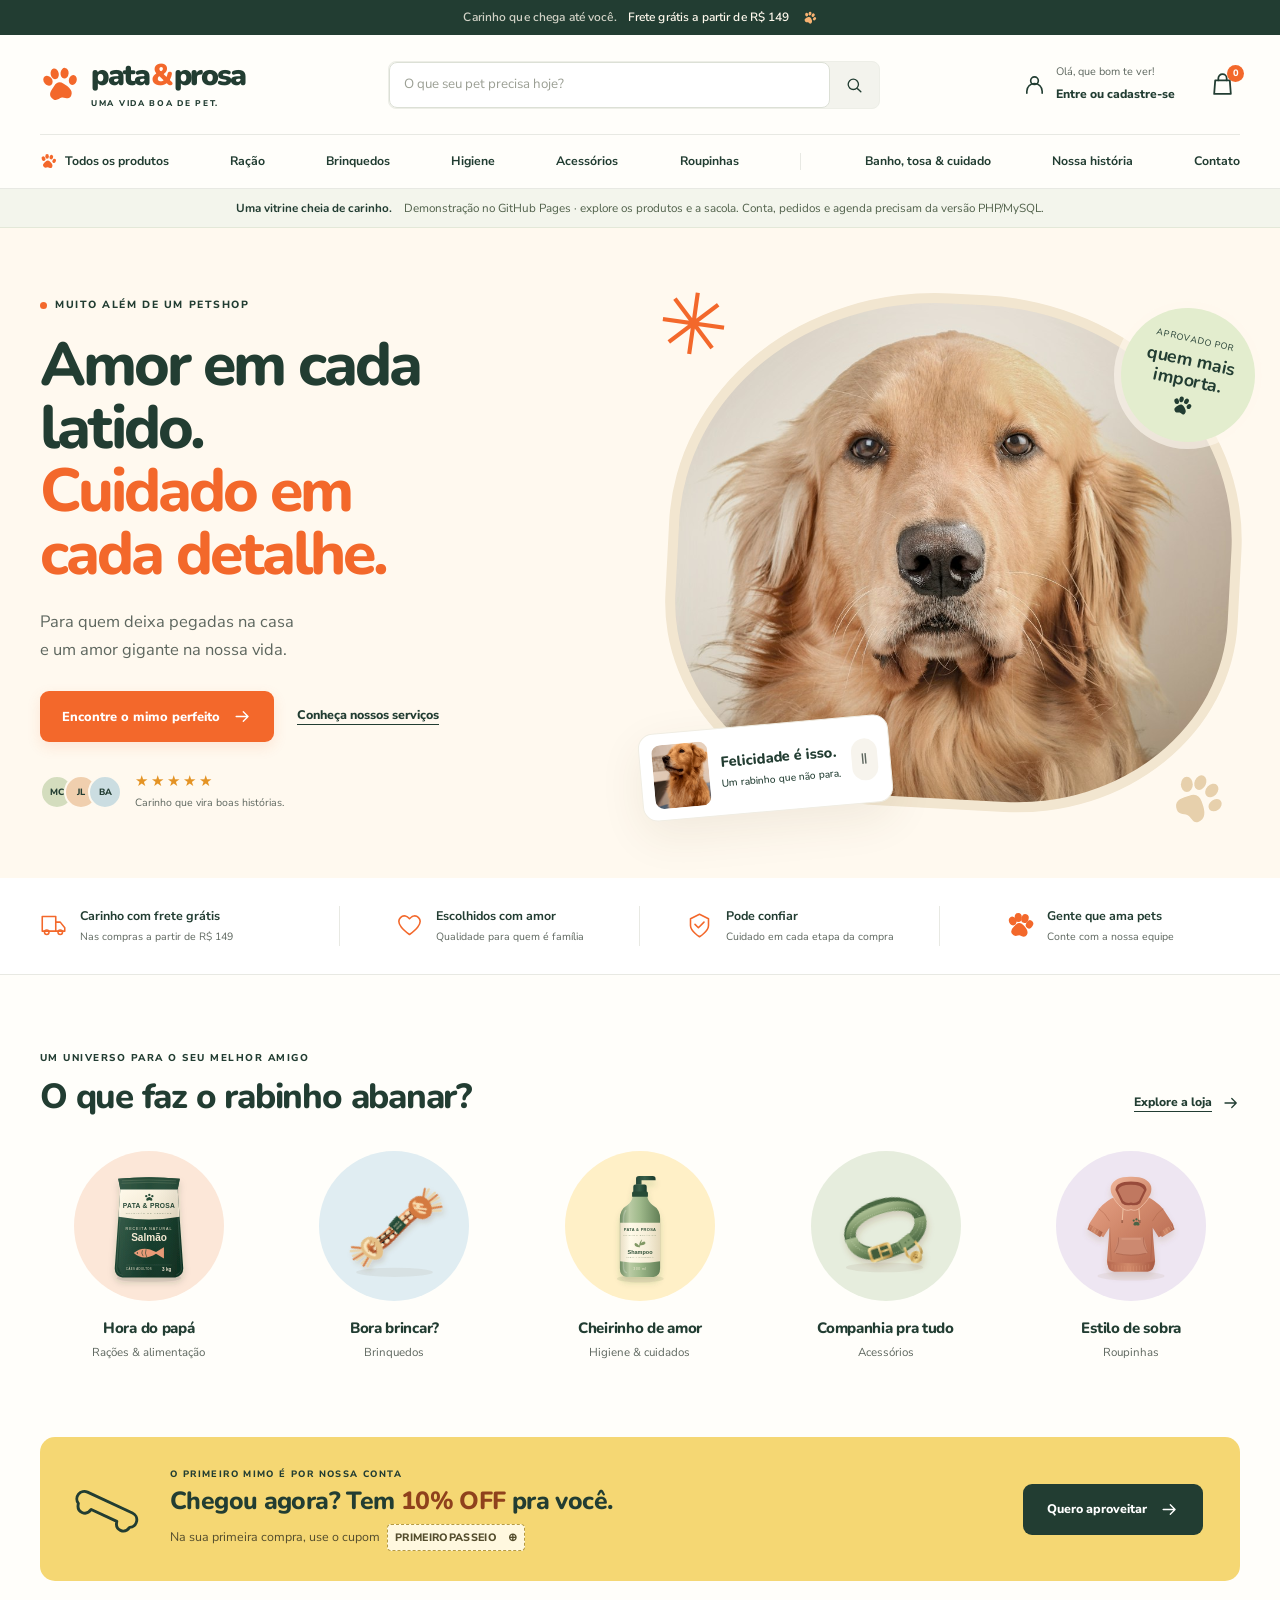
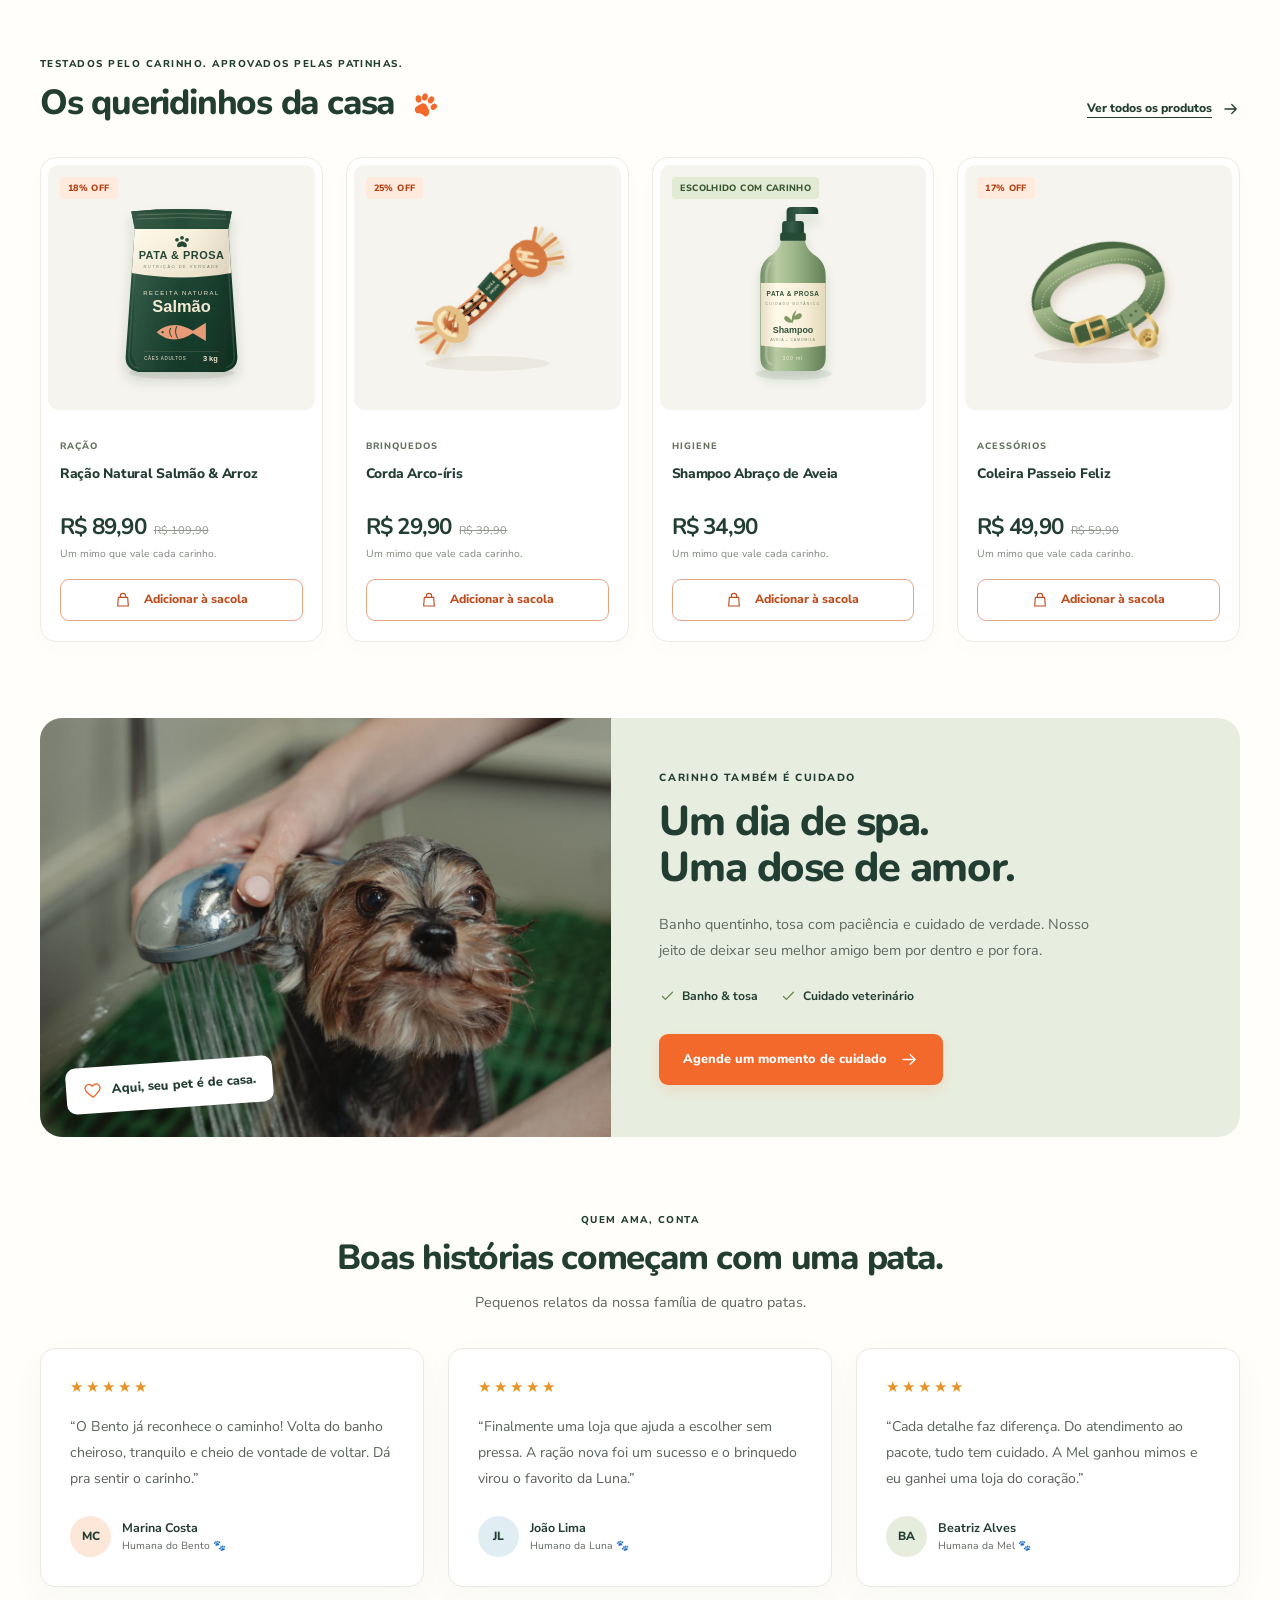
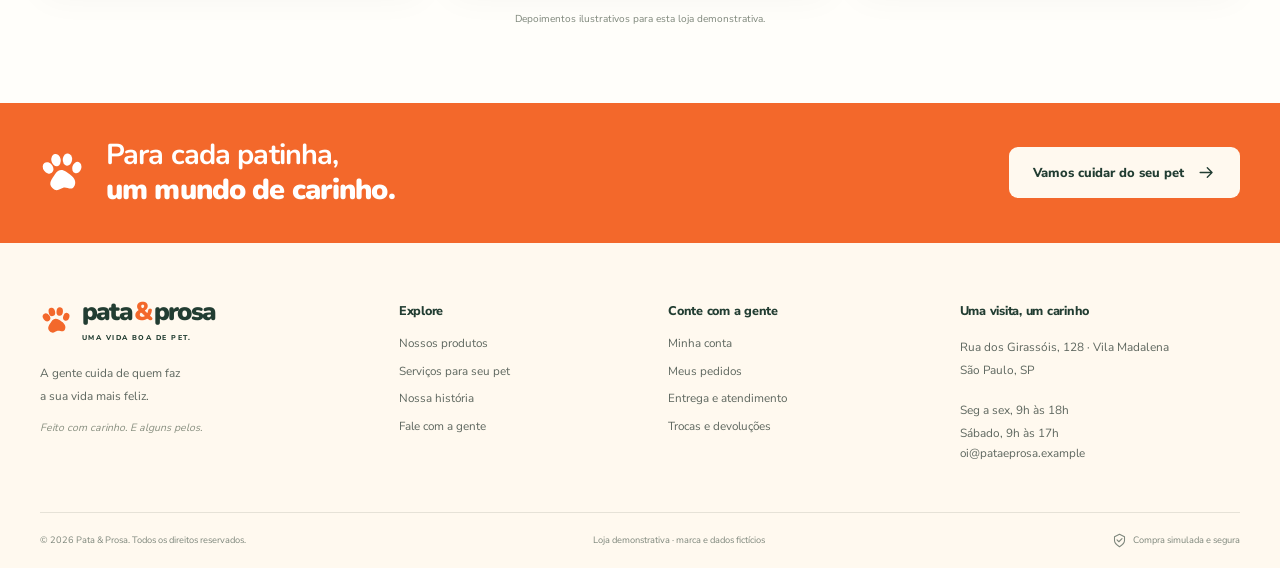
<file: docs/index.html>
<!doctype html>
<html lang="pt-BR">
<head>
  <meta charset="utf-8">
  <meta name="viewport" content="width=device-width, initial-scale=1">
  <meta name="theme-color" content="#fc6a2b">
  <meta name="description" content="Pata & Prosa: produtos escolhidos com carinho, banho, tosa e cuidado veterinário. Tudo para uma vida boa de pet.">
  <title>Uma vida boa de pet · Pata & Prosa</title>
  <link rel="icon" type="image/svg+xml" href="./assets/images/favicon.svg">
  <link rel="stylesheet" href="./assets/css/style.css">
  <link rel="stylesheet" href="./assets/css/pages.css">
<script id="pages-products" type="application/json">[{"id":1,"nome":"Ração Natural Salmão \u0026 Arroz","descricao":"Uma receita equilibrada para cães adultos, com salmão, arroz integral e muito sabor. Pacote de 2 kg. Produto fictício para demonstração.","preco":89.9,"categoria_id":1,"categoria":"Ração","imagem_url":"./assets/images/food-salmon.svg","estoque":40,"destaque":1,"preco_anterior":109.9},{"id":2,"nome":"Ração Natural Frango \u0026 Abóbora","descricao":"Comida cheia de cuidado para cães adultos de todos os portes. Frango, abóbora e ingredientes selecionados em um pacote de 2 kg. Produto fictício.","preco":79.9,"categoria_id":1,"categoria":"Ração","imagem_url":"./assets/images/food-chicken.svg","estoque":35,"destaque":0,"preco_anterior":null},{"id":3,"nome":"Corda Arco-íris","descricao":"Uma corda resistente, colorida e macia para as brincadeiras favoritas do seu melhor amigo. Comprimento de 30 cm. Supervisione o uso.","preco":29.9,"categoria_id":2,"categoria":"Brinquedos","imagem_url":"./assets/images/toy-rope.svg","estoque":60,"destaque":1,"preco_anterior":39.9},{"id":4,"nome":"Bolinha Pula \u0026 Brinca","descricao":"Textura divertida e tamanho ideal para buscar, correr e repetir. Borracha flexível, diâmetro de 7 cm. Brinquedo para cães; use com supervisão.","preco":24.9,"categoria_id":2,"categoria":"Brinquedos","imagem_url":"./assets/images/toy-ball.svg","estoque":50,"destaque":0,"preco_anterior":null},{"id":5,"nome":"Shampoo Abraço de Aveia","descricao":"Um banho com perfume suave e sensação de carinho. Shampoo demonstrativo para cães e gatos, com aveia, em frasco de 500 ml.","preco":34.9,"categoria_id":3,"categoria":"Higiene","imagem_url":"./assets/images/shampoo.svg","estoque":45,"destaque":1,"preco_anterior":null},{"id":6,"nome":"Coleira Passeio Feliz","descricao":"Passeios com cor e conforto. Coleira ajustável de nylon com fecho prático e argola metálica, tamanho M (30 a 45 cm). Cor: verde sálvia.","preco":49.9,"categoria_id":4,"categoria":"Acessórios","imagem_url":"./assets/images/collar.svg","estoque":28,"destaque":1,"preco_anterior":59.9},{"id":7,"nome":"Caminha Nuvem de Algodão","descricao":"O cantinho de descanso que abraça. Caminha macia com capa removível e base antiderrapante, 60 × 50 cm. Cor: areia.","preco":159.9,"categoria_id":4,"categoria":"Acessórios","imagem_url":"./assets/images/bed.svg","estoque":15,"destaque":0,"preco_anterior":189.9},{"id":8,"nome":"Moletom Dias de Chamego","descricao":"Para os dias fresquinhos, uma camada extra de aconchego. Moletom macio, tamanho M, com abertura para a guia. Cor: terracota.","preco":69.9,"categoria_id":5,"categoria":"Roupas","imagem_url":"./assets/images/clothing.svg","estoque":22,"destaque":0,"preco_anterior":null},{"id":9,"nome":"Ração Gatos Jardim de Sabores","descricao":"Receita fictícia de salmão para gatos adultos, em pacote de 1 kg. Grãos pequenos e uma combinação de sabores para o momento mais esperado do dia.","preco":54.9,"categoria_id":1,"categoria":"Ração","imagem_url":"./assets/images/food-salmon.svg","estoque":32,"destaque":0,"preco_anterior":null},{"id":10,"nome":"Kit Dupla Diversão","descricao":"Duas bolinhas coloridas para multiplicar a brincadeira. Borracha flexível e textura macia, 6 cm cada. Sempre supervisione o pet durante o uso.","preco":39.9,"categoria_id":2,"categoria":"Brinquedos","imagem_url":"./assets/images/toy-ball.svg","estoque":25,"destaque":0,"preco_anterior":49.9},{"id":11,"nome":"Condicionador Pelo de Nuvem","descricao":"O toque final do banho: condicionador demonstrativo para cães, com fragrância suave e embalagem de 500 ml. Aplique conforme orientações do fabricante.","preco":32.9,"categoria_id":3,"categoria":"Higiene","imagem_url":"./assets/images/shampoo.svg","estoque":30,"destaque":0,"preco_anterior":null},{"id":12,"nome":"Suéter Tricot Caramelo","descricao":"Um clássico para acompanhar os melhores cochilos. Suéter de malha flexível, tamanho P, para pets de 2 a 5 kg. Cor: caramelo.","preco":59.9,"categoria_id":5,"categoria":"Roupas","imagem_url":"./assets/images/clothing.svg","estoque":18,"destaque":0,"preco_anterior":74.9}]</script>
<script src="./assets/js/pages-adapter.js" defer></script>
<script src="./assets/js/app.js" defer></script>
</head>
<body data-hosting="github-pages" data-page="home">
<a class="skip-link" href="#main">Pular para o conteúdo</a>
<svg class="svg-library" xmlns="http://www.w3.org/2000/svg" aria-hidden="true">
 <symbol id="i-paw" viewBox="0 0 24 24"><ellipse cx="5" cy="8" rx="2.6" ry="3.3" fill="currentColor" transform="rotate(-25 5 8)"/><ellipse cx="10" cy="4.8" rx="2.5" ry="3.3" fill="currentColor"/><ellipse cx="16" cy="5.8" rx="2.5" ry="3.3" fill="currentColor" transform="rotate(18 16 5.8)"/><ellipse cx="20" cy="11" rx="2.4" ry="3.1" fill="currentColor" transform="rotate(30 20 11)"/><path d="M5 19c-2-3 1-5 3-7s4-2 6 0 5 5 3 8c-2 3-4 0-6 0s-4 2-6-1" fill="currentColor"/></symbol>
 <symbol id="i-search" viewBox="0 0 24 24"><circle cx="10.5" cy="10.5" r="6.5"/><path d="m16 16 4 4"/></symbol>
 <symbol id="i-bag" viewBox="0 0 24 24"><path d="M5 8h14l1 13H4L5 8Z"/><path d="M8 8V6a4 4 0 0 1 8 0v2"/></symbol>
 <symbol id="i-user" viewBox="0 0 24 24"><circle cx="12" cy="8" r="4"/><path d="M4 21v-2a8 8 0 0 1 16 0v2"/></symbol>
 <symbol id="i-arrow" viewBox="0 0 24 24"><path d="M4 12h15m-6-6 6 6-6 6"/></symbol>
 <symbol id="i-heart" viewBox="0 0 24 24"><path d="M20 5c-3-3-6-1-8 1-2-2-5-4-8-1-5 5 4 12 8 15 4-3 13-10 8-15Z"/></symbol>
 <symbol id="i-truck" viewBox="0 0 24 24"><path d="M2 4h12v13H2zM14 9h4l4 5v3h-8"/><circle cx="6" cy="18" r="2"/><circle cx="18" cy="18" r="2"/></symbol>
 <symbol id="i-shield" viewBox="0 0 24 24"><path d="m12 2 8 4v6c0 5-8 10-8 10S4 17 4 12V6l8-4Z"/><path d="m8 11 3 3 5-5"/></symbol>
 <symbol id="i-star" viewBox="0 0 24 24"><path d="m12 2 3 6 7 1-5 5 1 7-6-3-6 3 1-7-5-5 7-1 3-6Z"/></symbol>
 <symbol id="i-bone" viewBox="0 0 24 24"><path d="M7 3a3 3 0 0 0-5 3c-2 3 1 6 4 4l8 8c-2 3 1 6 4 4a3 3 0 0 0 3-5L7 3Z"/></symbol>
 <symbol id="i-calendar" viewBox="0 0 24 24"><rect x="3" y="5" width="18" height="16" rx="3"/><path d="M7 2v6m10-6v6M3 11h18m-13 5h3"/></symbol>
 <symbol id="i-pin" viewBox="0 0 24 24"><path d="M20 10c0 6-8 12-8 12S4 16 4 10a8 8 0 0 1 16 0Z"/><circle cx="12" cy="10" r="3"/></symbol>
 <symbol id="i-clock" viewBox="0 0 24 24"><circle cx="12" cy="12" r="9"/><path d="M12 6v6l4 2"/></symbol>
 <symbol id="i-check" viewBox="0 0 24 24"><path d="m5 12 4 4L19 6"/></symbol>
 <symbol id="i-close" viewBox="0 0 24 24"><path d="m6 6 12 12M6 18 18 6"/></symbol>
 <symbol id="i-menu" viewBox="0 0 24 24"><path d="M3 6h18M3 12h18M3 18h18"/></symbol>
 <symbol id="i-mail" viewBox="0 0 24 24"><rect x="2" y="4" width="20" height="16" rx="3"/><path d="m3 6 9 7 9-7"/></symbol>
 <symbol id="i-scissors" viewBox="0 0 24 24"><circle cx="5" cy="5" r="3"/><circle cx="5" cy="19" r="3"/><path d="m7 7 14 14M7 17 21 3M12 12l3-3"/></symbol>
</svg>
<div class="announcement"><span>Carinho que chega até você.</span> Frete grátis a partir de R$ 149 <span class="announcement-paw"><svg class="icon " aria-hidden="true"><use href="#i-paw"/></svg></span></div>
<header class="site-header">
 <div class="container header-main">
  <a class="brand" href="index.html" aria-label="Pata e Prosa, início"><span class="brand-icon"><svg class="icon " aria-hidden="true"><use href="#i-paw"/></svg></span><span>pata<span class="brand-amp">&</span>prosa<small>UMA VIDA BOA DE PET.</small></span></a>
  <form class="header-search" action="catalogo.html" role="search"><label class="sr-only" for="search">O que seu pet precisa?</label><input id="search" name="q" placeholder="O que seu pet precisa hoje?" autocomplete="off"><button aria-label="Buscar produtos"><svg class="icon " aria-hidden="true"><use href="#i-search"/></svg></button></form>
  <div class="header-actions"><a href="conta.html" class="account-link" aria-label="Minha conta"><svg class="icon " aria-hidden="true"><use href="#i-user"/></svg><span><small>Olá, que bom te ver!</small><b data-user-label>Entre ou cadastre-se</b></span></a><a class="cart-link" href="carrinho.html" aria-label="Ver carrinho"><svg class="icon " aria-hidden="true"><use href="#i-bag"/></svg><span data-cart-count>0</span></a><button class="menu-toggle icon-btn" aria-label="Abrir menu" aria-expanded="false" aria-controls="main-nav"><svg class="icon " aria-hidden="true"><use href="#i-menu"/></svg></button></div>
 </div>
 <nav class="main-nav" id="main-nav" aria-label="Menu principal"><div class="container nav-inner"><a href="catalogo.html" class="nav-catalog "><svg class="icon " aria-hidden="true"><use href="#i-paw"/></svg> Todos os produtos</a><a href="catalogo.html?categoria=1">Ração</a><a href="catalogo.html?categoria=2">Brinquedos</a><a href="catalogo.html?categoria=3">Higiene</a><a href="catalogo.html?categoria=4">Acessórios</a><a href="catalogo.html?categoria=5">Roupinhas</a><span class="nav-divider"></span><a href="agendamento.html" class="">Banho, tosa & cuidado</a><a href="sobre.html">Nossa história</a><a href="contato.html">Contato</a></div></nav>
</header>
<aside class="pages-banner" aria-label="Sobre esta demonstração"><div class="container"><strong>Uma vitrine cheia de carinho.</strong><span>Demonstração no GitHub Pages · explore os produtos e a sacola. Conta, pedidos e agenda precisam da versão PHP/MySQL.</span></div></aside>
<main id="main">
<noscript><div class="container notice">Ative o JavaScript para explorar o catálogo, usar a sacola e acessar sua conta.</div></noscript>
<section class="hero"><div class="container hero-grid"><div class="hero-copy"><span class="eyebrow"><span></span> MUITO ALÉM DE UM PETSHOP</span><h1>Amor em cada <br>latido. <br><em>Cuidado em <br>cada detalhe.</em></h1><p>Para quem deixa pegadas na casa<br>e um amor gigante na nossa vida.</p><div class="hero-buttons"><a href="catalogo.html" class="btn btn-primary">Encontre o mimo perfeito <svg class="icon " aria-hidden="true"><use href="#i-arrow"/></svg></a><a href="agendamento.html" class="text-link">Conheça nossos serviços</a></div><div class="hero-social"><div class="avatar-stack"><span>MC</span><span>JL</span><span>BA</span></div><div><div class="stars">★★★★★</div><small>Carinho que vira boas histórias.</small></div></div></div><div class="hero-art"><span class="hero-spark">✳</span><div class="hero-photo-wrap"><img class="hero-photo" src="./assets/images/hero-dog.jpg" alt="Cachorro feliz pronto para receber carinho" fetchpriority="high" width="720" height="840"></div><div class="hero-stamp">APROVADO POR<br><strong>quem mais<br>importa.</strong><svg class="icon " aria-hidden="true"><use href="#i-paw"/></svg></div><div class="hero-gif-card"><picture><source media="(prefers-reduced-motion: reduce)" srcset="./assets/images/hero-dog-poster.jpg"><img src="./assets/images/hero-dog.gif" alt="Cachorro animado abanando feliz" width="64" height="64"></picture><div>Felicidade é isso.<small>Um rabinho que não para.</small></div><button class="gif-pause icon-btn" aria-label="Pausar animação do cachorro" aria-pressed="false">Ⅱ</button></div><span class="hero-paw"><svg class="icon " aria-hidden="true"><use href="#i-paw"/></svg></span></div></div></section>
<div class="benefits"><div class="container benefits-grid"><div><svg class="icon " aria-hidden="true"><use href="#i-truck"/></svg><span><b>Carinho com frete grátis</b><small>Nas compras a partir de R$ 149</small></span></div><div><svg class="icon " aria-hidden="true"><use href="#i-heart"/></svg><span><b>Escolhidos com amor</b><small>Qualidade para quem é família</small></span></div><div><svg class="icon " aria-hidden="true"><use href="#i-shield"/></svg><span><b>Pode confiar</b><small>Cuidado em cada etapa da compra</small></span></div><div><svg class="icon " aria-hidden="true"><use href="#i-paw"/></svg><span><b>Gente que ama pets</b><small>Conte com a nossa equipe</small></span></div></div></div>
<section class="section categories-section"><div class="container"><div class="section-heading"><div><span class="eyebrow">UM UNIVERSO PARA O SEU MELHOR AMIGO</span><h2>O que faz o rabinho abanar?</h2></div><a class="text-link" href="catalogo.html">Explore a loja <svg class="icon " aria-hidden="true"><use href="#i-arrow"/></svg></a></div><div class="category-grid"><a href="catalogo.html?categoria=1" class="category-card"><span class="category-image peach"><img src="./assets/images/food-salmon.svg" alt="Pacote de ração" loading="lazy"></span><h3>Hora do papá</h3><p>Rações & alimentação</p></a><a href="catalogo.html?categoria=2" class="category-card"><span class="category-image blue"><img src="./assets/images/toy-rope.svg" alt="Brinquedo de corda" loading="lazy"></span><h3>Bora brincar?</h3><p>Brinquedos</p></a><a href="catalogo.html?categoria=3" class="category-card"><span class="category-image yellow"><img src="./assets/images/shampoo.svg" alt="Shampoo para pets" loading="lazy"></span><h3>Cheirinho de amor</h3><p>Higiene & cuidados</p></a><a href="catalogo.html?categoria=4" class="category-card"><span class="category-image green"><img src="./assets/images/collar.svg" alt="Coleira de passeio" loading="lazy"></span><h3>Companhia pra tudo</h3><p>Acessórios</p></a><a href="catalogo.html?categoria=5" class="category-card"><span class="category-image lavender"><img src="./assets/images/clothing.svg" alt="Roupa para cachorro" loading="lazy"></span><h3>Estilo de sobra</h3><p>Roupinhas</p></a></div></div></section>
<section class="container promo-banner"><div class="promo-icon"><svg class="icon " aria-hidden="true"><use href="#i-bone"/></svg></div><div><span class="eyebrow">O PRIMEIRO MIMO É POR NOSSA CONTA</span><h2>Chegou agora? Tem <em>10% OFF</em> pra você.</h2><p>Na sua primeira compra, use o cupom <button class="coupon" data-copy="PRIMEIROPASSEIO">PRIMEIROPASSEIO <span>⊕</span></button></p></div><a href="catalogo.html" class="btn btn-dark">Quero aproveitar <svg class="icon " aria-hidden="true"><use href="#i-arrow"/></svg></a></section>
<section class="section"><div class="container"><div class="section-heading"><div><span class="eyebrow">TESTADOS PELO CARINHO. APROVADOS PELAS PATINHAS.</span><h2>Os queridinhos da casa <span class="heading-paw"><svg class="icon " aria-hidden="true"><use href="#i-paw"/></svg></span></h2></div><a class="text-link" href="catalogo.html">Ver todos os produtos <svg class="icon " aria-hidden="true"><use href="#i-arrow"/></svg></a></div><div class="product-grid" id="featured-products" aria-live="polite"><p class="loading">Preparando os melhores mimos…</p></div></div></section>
<section class="container care-banner"><div class="care-photo"><img src="./assets/images/care-dog.jpg" alt="Cachorro recebendo atenção e carinho" loading="lazy" width="650" height="600"><span class="care-bubble"><svg class="icon " aria-hidden="true"><use href="#i-heart"/></svg> Aqui, seu pet é de casa.</span></div><div class="care-copy"><span class="eyebrow">CARINHO TAMBÉM É CUIDADO</span><h2>Um dia de spa.<br>Uma dose de amor.</h2><p>Banho quentinho, tosa com paciência e cuidado de verdade. Nosso jeito de deixar seu melhor amigo bem por dentro e por fora.</p><div class="service-tags"><span><svg class="icon " aria-hidden="true"><use href="#i-check"/></svg> Banho & tosa</span><span><svg class="icon " aria-hidden="true"><use href="#i-check"/></svg> Cuidado veterinário</span></div><a class="btn btn-primary" href="agendamento.html">Agende um momento de cuidado <svg class="icon " aria-hidden="true"><use href="#i-arrow"/></svg></a></div></section>
<section class="section reviews-section"><div class="container"><div class="section-heading centered"><span class="eyebrow">QUEM AMA, CONTA</span><h2>Boas histórias começam com uma pata.</h2><p>Pequenos relatos da nossa família de quatro patas.</p></div><div class="review-grid"><article class="review-card"><div class="stars">★★★★★</div><blockquote>“O Bento já reconhece o caminho! Volta do banho cheiroso, tranquilo e cheio de vontade de voltar. Dá pra sentir o carinho.”</blockquote><div class="review-person"><span class="avatar peach">MC</span><div><b>Marina Costa</b><small>Humana do Bento 🐾</small></div></div></article><article class="review-card"><div class="stars">★★★★★</div><blockquote>“Finalmente uma loja que ajuda a escolher sem pressa. A ração nova foi um sucesso e o brinquedo virou o favorito da Luna.”</blockquote><div class="review-person"><span class="avatar blue">JL</span><div><b>João Lima</b><small>Humano da Luna 🐾</small></div></div></article><article class="review-card"><div class="stars">★★★★★</div><blockquote>“Cada detalhe faz diferença. Do atendimento ao pacote, tudo tem cuidado. A Mel ganhou mimos e eu ganhei uma loja do coração.”</blockquote><div class="review-person"><span class="avatar green">BA</span><div><b>Beatriz Alves</b><small>Humana da Mel 🐾</small></div></div></article></div><p class="example-note">Depoimentos ilustrativos para esta loja demonstrativa.</p></div></section>
</main>
<section class="footer-invite"><div class="container"><div><svg class="icon " aria-hidden="true"><use href="#i-paw"/></svg><p>Para cada patinha,<br><strong>um mundo de carinho.</strong></p></div><a class="btn btn-light" href="agendamento.html">Vamos cuidar do seu pet <svg class="icon " aria-hidden="true"><use href="#i-arrow"/></svg></a></div></section>
<footer class="site-footer"><div class="container footer-grid"><div><a class="brand" href="index.html"><span class="brand-icon"><svg class="icon " aria-hidden="true"><use href="#i-paw"/></svg></span><span>pata<span class="brand-amp">&</span>prosa<small>UMA VIDA BOA DE PET.</small></span></a><p>A gente cuida de quem faz<br>a sua vida mais feliz.</p><span class="footer-note">Feito com carinho. E alguns pelos.</span></div><div><h3>Explore</h3><a href="catalogo.html">Nossos produtos</a><a href="agendamento.html">Serviços para seu pet</a><a href="sobre.html">Nossa história</a><a href="contato.html">Fale com a gente</a></div><div><h3>Conte com a gente</h3><a href="conta.html">Minha conta</a><a href="conta.html#pedidos">Meus pedidos</a><a href="contato.html?assunto=Entrega">Entrega e atendimento</a><a href="contato.html?assunto=Trocas">Trocas e devoluções</a></div><div><h3>Uma visita, um carinho</h3><p>Rua dos Girassóis, 128 · Vila Madalena<br>São Paulo, SP</p><p>Seg a sex, 9h às 18h<br>Sábado, 9h às 17h</p><a href="contato.html">oi@pataeprosa.example</a></div></div><div class="container footer-bottom"><span>© 2026 Pata & Prosa. Todos os direitos reservados.</span><span>Loja demonstrativa · marca e dados fictícios</span><span><svg class="icon " aria-hidden="true"><use href="#i-shield"/></svg> Compra simulada e segura</span></div></footer>
<div class="toast-region" aria-live="polite" aria-atomic="true" id="toasts"></div>
<dialog id="confirm-dialog"><form method="dialog"><button class="dialog-close icon-btn" value="cancel" aria-label="Fechar"><svg class="icon " aria-hidden="true"><use href="#i-close"/></svg></button><h2 id="confirm-title">Tudo certo!</h2><p id="confirm-message"></p><button class="btn btn-primary" value="ok">Entendi <svg class="icon " aria-hidden="true"><use href="#i-check"/></svg></button></form></dialog>
</body></html>
</file>
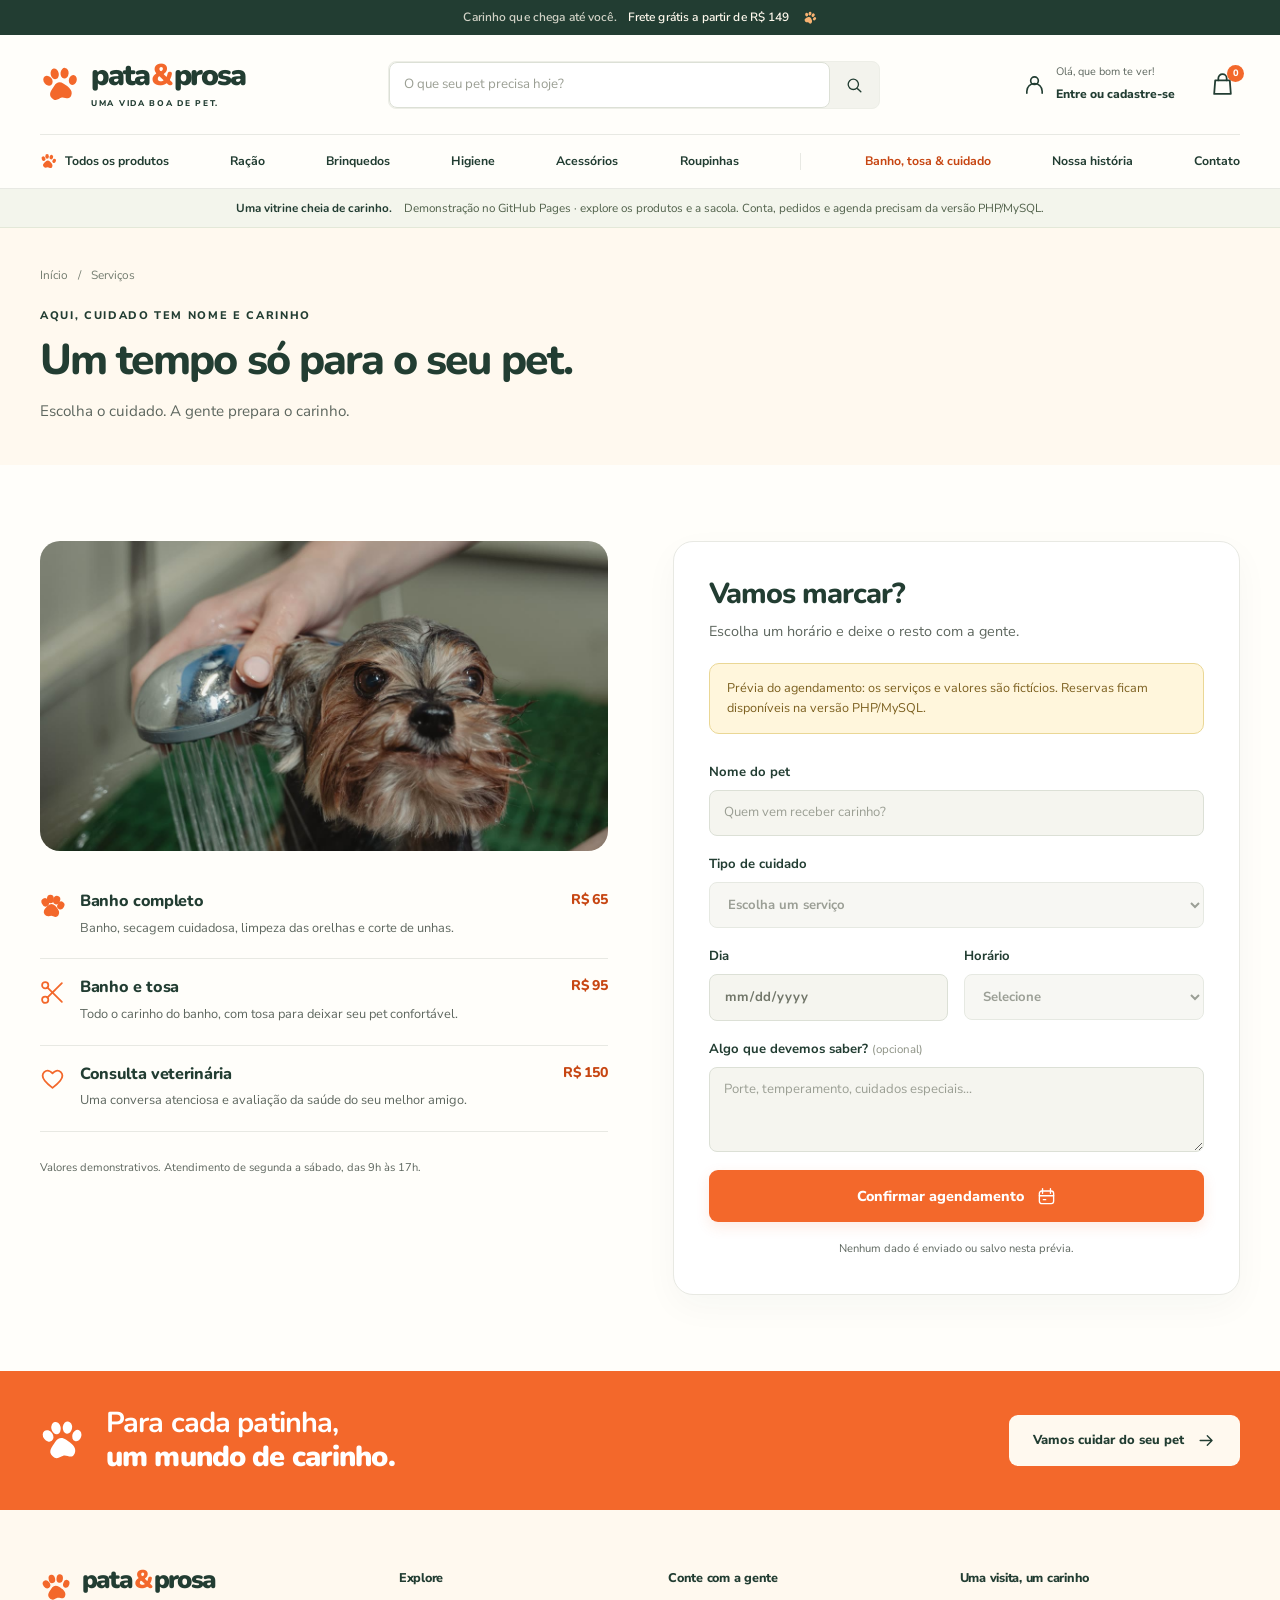
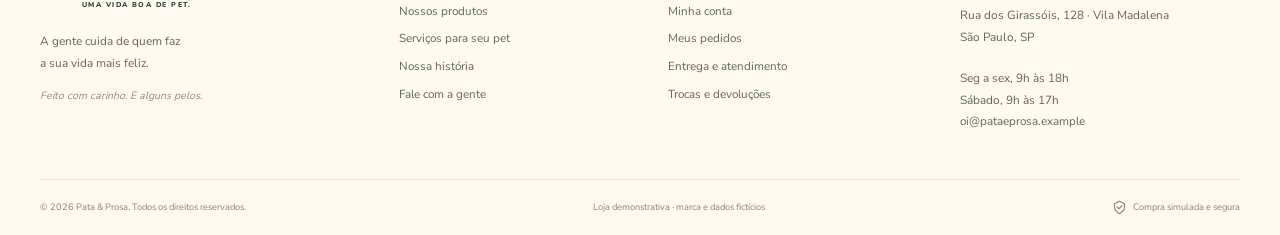
<file: docs/agendamento.html>
<!doctype html>
<html lang="pt-BR">
<head>
  <meta charset="utf-8">
  <meta name="viewport" content="width=device-width, initial-scale=1">
  <meta name="theme-color" content="#fc6a2b">
  <meta name="description" content="Pata & Prosa: produtos escolhidos com carinho, banho, tosa e cuidado veterinário. Tudo para uma vida boa de pet.">
  <title>Um momento de cuidado · Pata & Prosa</title>
  <link rel="icon" type="image/svg+xml" href="./assets/images/favicon.svg">
  <link rel="stylesheet" href="./assets/css/style.css">
  <link rel="stylesheet" href="./assets/css/pages.css">
<script id="pages-products" type="application/json">[{"id":1,"nome":"Ração Natural Salmão \u0026 Arroz","descricao":"Uma receita equilibrada para cães adultos, com salmão, arroz integral e muito sabor. Pacote de 2 kg. Produto fictício para demonstração.","preco":89.9,"categoria_id":1,"categoria":"Ração","imagem_url":"./assets/images/food-salmon.svg","estoque":40,"destaque":1,"preco_anterior":109.9},{"id":2,"nome":"Ração Natural Frango \u0026 Abóbora","descricao":"Comida cheia de cuidado para cães adultos de todos os portes. Frango, abóbora e ingredientes selecionados em um pacote de 2 kg. Produto fictício.","preco":79.9,"categoria_id":1,"categoria":"Ração","imagem_url":"./assets/images/food-chicken.svg","estoque":35,"destaque":0,"preco_anterior":null},{"id":3,"nome":"Corda Arco-íris","descricao":"Uma corda resistente, colorida e macia para as brincadeiras favoritas do seu melhor amigo. Comprimento de 30 cm. Supervisione o uso.","preco":29.9,"categoria_id":2,"categoria":"Brinquedos","imagem_url":"./assets/images/toy-rope.svg","estoque":60,"destaque":1,"preco_anterior":39.9},{"id":4,"nome":"Bolinha Pula \u0026 Brinca","descricao":"Textura divertida e tamanho ideal para buscar, correr e repetir. Borracha flexível, diâmetro de 7 cm. Brinquedo para cães; use com supervisão.","preco":24.9,"categoria_id":2,"categoria":"Brinquedos","imagem_url":"./assets/images/toy-ball.svg","estoque":50,"destaque":0,"preco_anterior":null},{"id":5,"nome":"Shampoo Abraço de Aveia","descricao":"Um banho com perfume suave e sensação de carinho. Shampoo demonstrativo para cães e gatos, com aveia, em frasco de 500 ml.","preco":34.9,"categoria_id":3,"categoria":"Higiene","imagem_url":"./assets/images/shampoo.svg","estoque":45,"destaque":1,"preco_anterior":null},{"id":6,"nome":"Coleira Passeio Feliz","descricao":"Passeios com cor e conforto. Coleira ajustável de nylon com fecho prático e argola metálica, tamanho M (30 a 45 cm). Cor: verde sálvia.","preco":49.9,"categoria_id":4,"categoria":"Acessórios","imagem_url":"./assets/images/collar.svg","estoque":28,"destaque":1,"preco_anterior":59.9},{"id":7,"nome":"Caminha Nuvem de Algodão","descricao":"O cantinho de descanso que abraça. Caminha macia com capa removível e base antiderrapante, 60 × 50 cm. Cor: areia.","preco":159.9,"categoria_id":4,"categoria":"Acessórios","imagem_url":"./assets/images/bed.svg","estoque":15,"destaque":0,"preco_anterior":189.9},{"id":8,"nome":"Moletom Dias de Chamego","descricao":"Para os dias fresquinhos, uma camada extra de aconchego. Moletom macio, tamanho M, com abertura para a guia. Cor: terracota.","preco":69.9,"categoria_id":5,"categoria":"Roupas","imagem_url":"./assets/images/clothing.svg","estoque":22,"destaque":0,"preco_anterior":null},{"id":9,"nome":"Ração Gatos Jardim de Sabores","descricao":"Receita fictícia de salmão para gatos adultos, em pacote de 1 kg. Grãos pequenos e uma combinação de sabores para o momento mais esperado do dia.","preco":54.9,"categoria_id":1,"categoria":"Ração","imagem_url":"./assets/images/food-salmon.svg","estoque":32,"destaque":0,"preco_anterior":null},{"id":10,"nome":"Kit Dupla Diversão","descricao":"Duas bolinhas coloridas para multiplicar a brincadeira. Borracha flexível e textura macia, 6 cm cada. Sempre supervisione o pet durante o uso.","preco":39.9,"categoria_id":2,"categoria":"Brinquedos","imagem_url":"./assets/images/toy-ball.svg","estoque":25,"destaque":0,"preco_anterior":49.9},{"id":11,"nome":"Condicionador Pelo de Nuvem","descricao":"O toque final do banho: condicionador demonstrativo para cães, com fragrância suave e embalagem de 500 ml. Aplique conforme orientações do fabricante.","preco":32.9,"categoria_id":3,"categoria":"Higiene","imagem_url":"./assets/images/shampoo.svg","estoque":30,"destaque":0,"preco_anterior":null},{"id":12,"nome":"Suéter Tricot Caramelo","descricao":"Um clássico para acompanhar os melhores cochilos. Suéter de malha flexível, tamanho P, para pets de 2 a 5 kg. Cor: caramelo.","preco":59.9,"categoria_id":5,"categoria":"Roupas","imagem_url":"./assets/images/clothing.svg","estoque":18,"destaque":0,"preco_anterior":74.9}]</script>
<script src="./assets/js/pages-adapter.js" defer></script>
<script src="./assets/js/app.js" defer></script>
</head>
<body data-hosting="github-pages" data-page="booking">
<a class="skip-link" href="#main">Pular para o conteúdo</a>
<svg class="svg-library" xmlns="http://www.w3.org/2000/svg" aria-hidden="true">
 <symbol id="i-paw" viewBox="0 0 24 24"><ellipse cx="5" cy="8" rx="2.6" ry="3.3" fill="currentColor" transform="rotate(-25 5 8)"/><ellipse cx="10" cy="4.8" rx="2.5" ry="3.3" fill="currentColor"/><ellipse cx="16" cy="5.8" rx="2.5" ry="3.3" fill="currentColor" transform="rotate(18 16 5.8)"/><ellipse cx="20" cy="11" rx="2.4" ry="3.1" fill="currentColor" transform="rotate(30 20 11)"/><path d="M5 19c-2-3 1-5 3-7s4-2 6 0 5 5 3 8c-2 3-4 0-6 0s-4 2-6-1" fill="currentColor"/></symbol>
 <symbol id="i-search" viewBox="0 0 24 24"><circle cx="10.5" cy="10.5" r="6.5"/><path d="m16 16 4 4"/></symbol>
 <symbol id="i-bag" viewBox="0 0 24 24"><path d="M5 8h14l1 13H4L5 8Z"/><path d="M8 8V6a4 4 0 0 1 8 0v2"/></symbol>
 <symbol id="i-user" viewBox="0 0 24 24"><circle cx="12" cy="8" r="4"/><path d="M4 21v-2a8 8 0 0 1 16 0v2"/></symbol>
 <symbol id="i-arrow" viewBox="0 0 24 24"><path d="M4 12h15m-6-6 6 6-6 6"/></symbol>
 <symbol id="i-heart" viewBox="0 0 24 24"><path d="M20 5c-3-3-6-1-8 1-2-2-5-4-8-1-5 5 4 12 8 15 4-3 13-10 8-15Z"/></symbol>
 <symbol id="i-truck" viewBox="0 0 24 24"><path d="M2 4h12v13H2zM14 9h4l4 5v3h-8"/><circle cx="6" cy="18" r="2"/><circle cx="18" cy="18" r="2"/></symbol>
 <symbol id="i-shield" viewBox="0 0 24 24"><path d="m12 2 8 4v6c0 5-8 10-8 10S4 17 4 12V6l8-4Z"/><path d="m8 11 3 3 5-5"/></symbol>
 <symbol id="i-star" viewBox="0 0 24 24"><path d="m12 2 3 6 7 1-5 5 1 7-6-3-6 3 1-7-5-5 7-1 3-6Z"/></symbol>
 <symbol id="i-bone" viewBox="0 0 24 24"><path d="M7 3a3 3 0 0 0-5 3c-2 3 1 6 4 4l8 8c-2 3 1 6 4 4a3 3 0 0 0 3-5L7 3Z"/></symbol>
 <symbol id="i-calendar" viewBox="0 0 24 24"><rect x="3" y="5" width="18" height="16" rx="3"/><path d="M7 2v6m10-6v6M3 11h18m-13 5h3"/></symbol>
 <symbol id="i-pin" viewBox="0 0 24 24"><path d="M20 10c0 6-8 12-8 12S4 16 4 10a8 8 0 0 1 16 0Z"/><circle cx="12" cy="10" r="3"/></symbol>
 <symbol id="i-clock" viewBox="0 0 24 24"><circle cx="12" cy="12" r="9"/><path d="M12 6v6l4 2"/></symbol>
 <symbol id="i-check" viewBox="0 0 24 24"><path d="m5 12 4 4L19 6"/></symbol>
 <symbol id="i-close" viewBox="0 0 24 24"><path d="m6 6 12 12M6 18 18 6"/></symbol>
 <symbol id="i-menu" viewBox="0 0 24 24"><path d="M3 6h18M3 12h18M3 18h18"/></symbol>
 <symbol id="i-mail" viewBox="0 0 24 24"><rect x="2" y="4" width="20" height="16" rx="3"/><path d="m3 6 9 7 9-7"/></symbol>
 <symbol id="i-scissors" viewBox="0 0 24 24"><circle cx="5" cy="5" r="3"/><circle cx="5" cy="19" r="3"/><path d="m7 7 14 14M7 17 21 3M12 12l3-3"/></symbol>
</svg>
<div class="announcement"><span>Carinho que chega até você.</span> Frete grátis a partir de R$ 149 <span class="announcement-paw"><svg class="icon " aria-hidden="true"><use href="#i-paw"/></svg></span></div>
<header class="site-header">
 <div class="container header-main">
  <a class="brand" href="index.html" aria-label="Pata e Prosa, início"><span class="brand-icon"><svg class="icon " aria-hidden="true"><use href="#i-paw"/></svg></span><span>pata<span class="brand-amp">&</span>prosa<small>UMA VIDA BOA DE PET.</small></span></a>
  <form class="header-search" action="catalogo.html" role="search"><label class="sr-only" for="search">O que seu pet precisa?</label><input id="search" name="q" placeholder="O que seu pet precisa hoje?" autocomplete="off"><button aria-label="Buscar produtos"><svg class="icon " aria-hidden="true"><use href="#i-search"/></svg></button></form>
  <div class="header-actions"><a href="conta.html" class="account-link" aria-label="Minha conta"><svg class="icon " aria-hidden="true"><use href="#i-user"/></svg><span><small>Olá, que bom te ver!</small><b data-user-label>Entre ou cadastre-se</b></span></a><a class="cart-link" href="carrinho.html" aria-label="Ver carrinho"><svg class="icon " aria-hidden="true"><use href="#i-bag"/></svg><span data-cart-count>0</span></a><button class="menu-toggle icon-btn" aria-label="Abrir menu" aria-expanded="false" aria-controls="main-nav"><svg class="icon " aria-hidden="true"><use href="#i-menu"/></svg></button></div>
 </div>
 <nav class="main-nav" id="main-nav" aria-label="Menu principal"><div class="container nav-inner"><a href="catalogo.html" class="nav-catalog "><svg class="icon " aria-hidden="true"><use href="#i-paw"/></svg> Todos os produtos</a><a href="catalogo.html?categoria=1">Ração</a><a href="catalogo.html?categoria=2">Brinquedos</a><a href="catalogo.html?categoria=3">Higiene</a><a href="catalogo.html?categoria=4">Acessórios</a><a href="catalogo.html?categoria=5">Roupinhas</a><span class="nav-divider"></span><a href="agendamento.html" class="active">Banho, tosa & cuidado</a><a href="sobre.html">Nossa história</a><a href="contato.html">Contato</a></div></nav>
</header>
<aside class="pages-banner" aria-label="Sobre esta demonstração"><div class="container"><strong>Uma vitrine cheia de carinho.</strong><span>Demonstração no GitHub Pages · explore os produtos e a sacola. Conta, pedidos e agenda precisam da versão PHP/MySQL.</span></div></aside>
<main id="main">
<noscript><div class="container notice">Ative o JavaScript para explorar o catálogo, usar a sacola e acessar sua conta.</div></noscript>
<section class="page-intro"><div class="container"><div class="breadcrumbs"><a href="index.html">Início</a><span>/</span>Serviços</div><span class="eyebrow">AQUI, CUIDADO TEM NOME E CARINHO</span><h1>Um tempo só para o seu pet.</h1><p>Escolha o cuidado. A gente prepara o carinho.</p></div></section><section class="section"><div class="container booking-layout"><div class="booking-info"><img class="rounded-image" src="./assets/images/care-dog.jpg" alt="Um cachorro relaxando durante seus cuidados" width="650" height="470"><div class="service-list"><article><svg class="icon " aria-hidden="true"><use href="#i-paw"/></svg><div><h3>Banho completo <span>R$ 65</span></h3><p>Banho, secagem cuidadosa, limpeza das orelhas e corte de unhas.</p></div></article><article><svg class="icon " aria-hidden="true"><use href="#i-scissors"/></svg><div><h3>Banho e tosa <span>R$ 95</span></h3><p>Todo o carinho do banho, com tosa para deixar seu pet confortável.</p></div></article><article><svg class="icon " aria-hidden="true"><use href="#i-heart"/></svg><div><h3>Consulta veterinária <span>R$ 150</span></h3><p>Uma conversa atenciosa e avaliação da saúde do seu melhor amigo.</p></div></article></div><small class="muted">Valores demonstrativos. Atendimento de segunda a sábado, das 9h às 17h.</small></div><div class="panel"><h2>Vamos marcar?</h2><p>Escolha um horário e deixe o resto com a gente.</p><div id="booking-notice"></div><div class="notice">Prévia do agendamento: os serviços e valores são fictícios. Reservas ficam disponíveis na versão PHP/MySQL.</div><form method="post" id="booking-form" class="form-stack"><label>Nome do pet<input disabled name="pet_nome" placeholder="Quem vem receber carinho?" required maxlength="80"></label><label>Tipo de cuidado<select disabled name="servico" required><option value="">Escolha um serviço</option><option>Banho completo</option><option>Banho e tosa</option><option>Consulta veterinária</option></select></label><div class="form-row"><label>Dia<input disabled type="date" name="data" required></label><label>Horário<select disabled name="hora" required><option value="">Selecione</option><option>09:00</option><option>10:00</option><option>11:00</option><option>12:00</option><option>13:00</option><option>14:00</option><option>15:00</option><option>16:00</option><option>17:00</option></select></label></div><label>Algo que devemos saber? <span class="optional">(opcional)</span><textarea disabled name="observacoes" rows="3" placeholder="Porte, temperamento, cuidados especiais…" maxlength="1000"></textarea></label><p class="form-feedback" role="status"></p><button type="button" data-pages-unavailable="true" class="btn btn-primary">Confirmar agendamento <svg class="icon " aria-hidden="true"><use href="#i-calendar"/></svg></button><small class="form-hint">Nenhum dado é enviado ou salvo nesta prévia.</small></form></div></div></section>
</main>
<section class="footer-invite"><div class="container"><div><svg class="icon " aria-hidden="true"><use href="#i-paw"/></svg><p>Para cada patinha,<br><strong>um mundo de carinho.</strong></p></div><a class="btn btn-light" href="agendamento.html">Vamos cuidar do seu pet <svg class="icon " aria-hidden="true"><use href="#i-arrow"/></svg></a></div></section>
<footer class="site-footer"><div class="container footer-grid"><div><a class="brand" href="index.html"><span class="brand-icon"><svg class="icon " aria-hidden="true"><use href="#i-paw"/></svg></span><span>pata<span class="brand-amp">&</span>prosa<small>UMA VIDA BOA DE PET.</small></span></a><p>A gente cuida de quem faz<br>a sua vida mais feliz.</p><span class="footer-note">Feito com carinho. E alguns pelos.</span></div><div><h3>Explore</h3><a href="catalogo.html">Nossos produtos</a><a href="agendamento.html">Serviços para seu pet</a><a href="sobre.html">Nossa história</a><a href="contato.html">Fale com a gente</a></div><div><h3>Conte com a gente</h3><a href="conta.html">Minha conta</a><a href="conta.html#pedidos">Meus pedidos</a><a href="contato.html?assunto=Entrega">Entrega e atendimento</a><a href="contato.html?assunto=Trocas">Trocas e devoluções</a></div><div><h3>Uma visita, um carinho</h3><p>Rua dos Girassóis, 128 · Vila Madalena<br>São Paulo, SP</p><p>Seg a sex, 9h às 18h<br>Sábado, 9h às 17h</p><a href="contato.html">oi@pataeprosa.example</a></div></div><div class="container footer-bottom"><span>© 2026 Pata & Prosa. Todos os direitos reservados.</span><span>Loja demonstrativa · marca e dados fictícios</span><span><svg class="icon " aria-hidden="true"><use href="#i-shield"/></svg> Compra simulada e segura</span></div></footer>
<div class="toast-region" aria-live="polite" aria-atomic="true" id="toasts"></div>
<dialog id="confirm-dialog"><form method="dialog"><button class="dialog-close icon-btn" value="cancel" aria-label="Fechar"><svg class="icon " aria-hidden="true"><use href="#i-close"/></svg></button><h2 id="confirm-title">Tudo certo!</h2><p id="confirm-message"></p><button class="btn btn-primary" value="ok">Entendi <svg class="icon " aria-hidden="true"><use href="#i-check"/></svg></button></form></dialog>
</body></html>
</file>
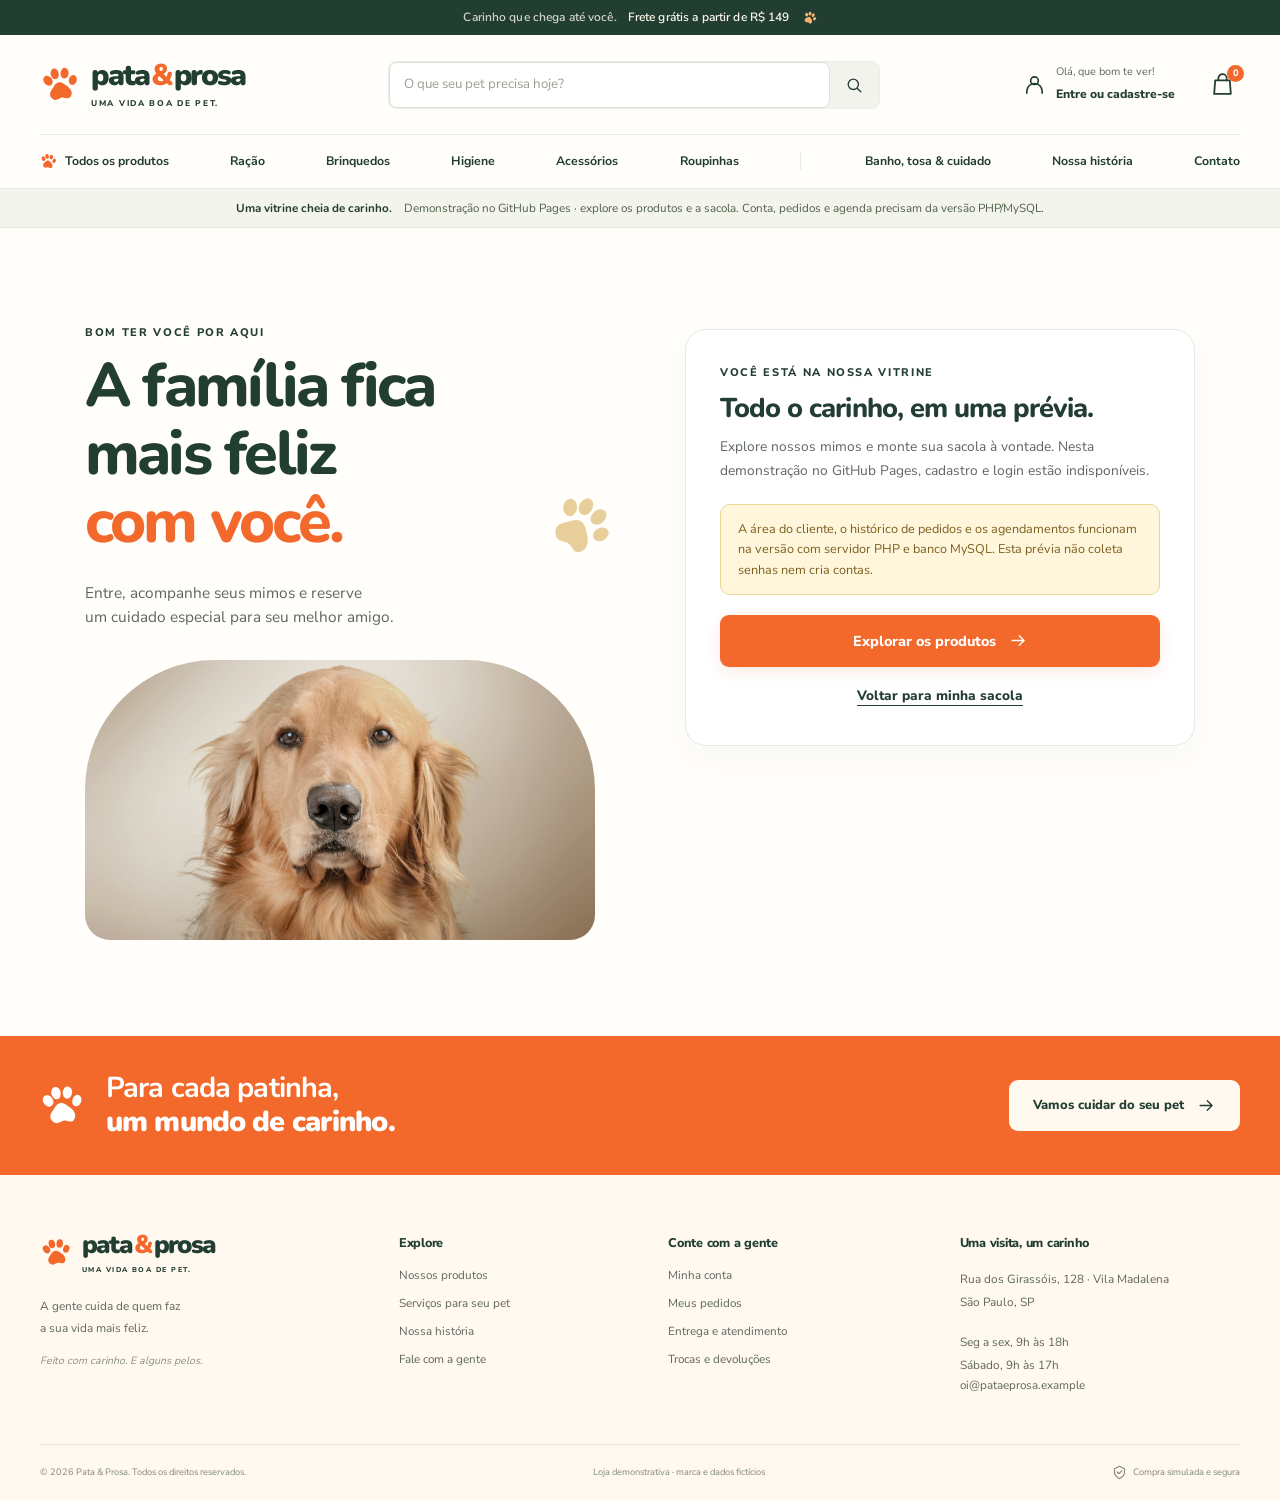
<file: docs/cadastro.html>
<!doctype html>
<html lang="pt-BR">
<head>
  <meta charset="utf-8">
  <meta name="viewport" content="width=device-width, initial-scale=1">
  <meta name="theme-color" content="#fc6a2b">
  <meta name="description" content="Pata & Prosa: produtos escolhidos com carinho, banho, tosa e cuidado veterinário. Tudo para uma vida boa de pet.">
  <title>Entre para a família · Pata & Prosa</title>
  <link rel="icon" type="image/svg+xml" href="./assets/images/favicon.svg">
  <link rel="stylesheet" href="./assets/css/style.css">
  <link rel="stylesheet" href="./assets/css/pages.css">
<script id="pages-products" type="application/json">[{"id":1,"nome":"Ração Natural Salmão \u0026 Arroz","descricao":"Uma receita equilibrada para cães adultos, com salmão, arroz integral e muito sabor. Pacote de 2 kg. Produto fictício para demonstração.","preco":89.9,"categoria_id":1,"categoria":"Ração","imagem_url":"./assets/images/food-salmon.svg","estoque":40,"destaque":1,"preco_anterior":109.9},{"id":2,"nome":"Ração Natural Frango \u0026 Abóbora","descricao":"Comida cheia de cuidado para cães adultos de todos os portes. Frango, abóbora e ingredientes selecionados em um pacote de 2 kg. Produto fictício.","preco":79.9,"categoria_id":1,"categoria":"Ração","imagem_url":"./assets/images/food-chicken.svg","estoque":35,"destaque":0,"preco_anterior":null},{"id":3,"nome":"Corda Arco-íris","descricao":"Uma corda resistente, colorida e macia para as brincadeiras favoritas do seu melhor amigo. Comprimento de 30 cm. Supervisione o uso.","preco":29.9,"categoria_id":2,"categoria":"Brinquedos","imagem_url":"./assets/images/toy-rope.svg","estoque":60,"destaque":1,"preco_anterior":39.9},{"id":4,"nome":"Bolinha Pula \u0026 Brinca","descricao":"Textura divertida e tamanho ideal para buscar, correr e repetir. Borracha flexível, diâmetro de 7 cm. Brinquedo para cães; use com supervisão.","preco":24.9,"categoria_id":2,"categoria":"Brinquedos","imagem_url":"./assets/images/toy-ball.svg","estoque":50,"destaque":0,"preco_anterior":null},{"id":5,"nome":"Shampoo Abraço de Aveia","descricao":"Um banho com perfume suave e sensação de carinho. Shampoo demonstrativo para cães e gatos, com aveia, em frasco de 500 ml.","preco":34.9,"categoria_id":3,"categoria":"Higiene","imagem_url":"./assets/images/shampoo.svg","estoque":45,"destaque":1,"preco_anterior":null},{"id":6,"nome":"Coleira Passeio Feliz","descricao":"Passeios com cor e conforto. Coleira ajustável de nylon com fecho prático e argola metálica, tamanho M (30 a 45 cm). Cor: verde sálvia.","preco":49.9,"categoria_id":4,"categoria":"Acessórios","imagem_url":"./assets/images/collar.svg","estoque":28,"destaque":1,"preco_anterior":59.9},{"id":7,"nome":"Caminha Nuvem de Algodão","descricao":"O cantinho de descanso que abraça. Caminha macia com capa removível e base antiderrapante, 60 × 50 cm. Cor: areia.","preco":159.9,"categoria_id":4,"categoria":"Acessórios","imagem_url":"./assets/images/bed.svg","estoque":15,"destaque":0,"preco_anterior":189.9},{"id":8,"nome":"Moletom Dias de Chamego","descricao":"Para os dias fresquinhos, uma camada extra de aconchego. Moletom macio, tamanho M, com abertura para a guia. Cor: terracota.","preco":69.9,"categoria_id":5,"categoria":"Roupas","imagem_url":"./assets/images/clothing.svg","estoque":22,"destaque":0,"preco_anterior":null},{"id":9,"nome":"Ração Gatos Jardim de Sabores","descricao":"Receita fictícia de salmão para gatos adultos, em pacote de 1 kg. Grãos pequenos e uma combinação de sabores para o momento mais esperado do dia.","preco":54.9,"categoria_id":1,"categoria":"Ração","imagem_url":"./assets/images/food-salmon.svg","estoque":32,"destaque":0,"preco_anterior":null},{"id":10,"nome":"Kit Dupla Diversão","descricao":"Duas bolinhas coloridas para multiplicar a brincadeira. Borracha flexível e textura macia, 6 cm cada. Sempre supervisione o pet durante o uso.","preco":39.9,"categoria_id":2,"categoria":"Brinquedos","imagem_url":"./assets/images/toy-ball.svg","estoque":25,"destaque":0,"preco_anterior":49.9},{"id":11,"nome":"Condicionador Pelo de Nuvem","descricao":"O toque final do banho: condicionador demonstrativo para cães, com fragrância suave e embalagem de 500 ml. Aplique conforme orientações do fabricante.","preco":32.9,"categoria_id":3,"categoria":"Higiene","imagem_url":"./assets/images/shampoo.svg","estoque":30,"destaque":0,"preco_anterior":null},{"id":12,"nome":"Suéter Tricot Caramelo","descricao":"Um clássico para acompanhar os melhores cochilos. Suéter de malha flexível, tamanho P, para pets de 2 a 5 kg. Cor: caramelo.","preco":59.9,"categoria_id":5,"categoria":"Roupas","imagem_url":"./assets/images/clothing.svg","estoque":18,"destaque":0,"preco_anterior":74.9}]</script>
<script src="./assets/js/pages-adapter.js" defer></script>
<script src="./assets/js/app.js" defer></script>
</head>
<body data-hosting="github-pages" data-page="auth">
<a class="skip-link" href="#main">Pular para o conteúdo</a>
<svg class="svg-library" xmlns="http://www.w3.org/2000/svg" aria-hidden="true">
 <symbol id="i-paw" viewBox="0 0 24 24"><ellipse cx="5" cy="8" rx="2.6" ry="3.3" fill="currentColor" transform="rotate(-25 5 8)"/><ellipse cx="10" cy="4.8" rx="2.5" ry="3.3" fill="currentColor"/><ellipse cx="16" cy="5.8" rx="2.5" ry="3.3" fill="currentColor" transform="rotate(18 16 5.8)"/><ellipse cx="20" cy="11" rx="2.4" ry="3.1" fill="currentColor" transform="rotate(30 20 11)"/><path d="M5 19c-2-3 1-5 3-7s4-2 6 0 5 5 3 8c-2 3-4 0-6 0s-4 2-6-1" fill="currentColor"/></symbol>
 <symbol id="i-search" viewBox="0 0 24 24"><circle cx="10.5" cy="10.5" r="6.5"/><path d="m16 16 4 4"/></symbol>
 <symbol id="i-bag" viewBox="0 0 24 24"><path d="M5 8h14l1 13H4L5 8Z"/><path d="M8 8V6a4 4 0 0 1 8 0v2"/></symbol>
 <symbol id="i-user" viewBox="0 0 24 24"><circle cx="12" cy="8" r="4"/><path d="M4 21v-2a8 8 0 0 1 16 0v2"/></symbol>
 <symbol id="i-arrow" viewBox="0 0 24 24"><path d="M4 12h15m-6-6 6 6-6 6"/></symbol>
 <symbol id="i-heart" viewBox="0 0 24 24"><path d="M20 5c-3-3-6-1-8 1-2-2-5-4-8-1-5 5 4 12 8 15 4-3 13-10 8-15Z"/></symbol>
 <symbol id="i-truck" viewBox="0 0 24 24"><path d="M2 4h12v13H2zM14 9h4l4 5v3h-8"/><circle cx="6" cy="18" r="2"/><circle cx="18" cy="18" r="2"/></symbol>
 <symbol id="i-shield" viewBox="0 0 24 24"><path d="m12 2 8 4v6c0 5-8 10-8 10S4 17 4 12V6l8-4Z"/><path d="m8 11 3 3 5-5"/></symbol>
 <symbol id="i-star" viewBox="0 0 24 24"><path d="m12 2 3 6 7 1-5 5 1 7-6-3-6 3 1-7-5-5 7-1 3-6Z"/></symbol>
 <symbol id="i-bone" viewBox="0 0 24 24"><path d="M7 3a3 3 0 0 0-5 3c-2 3 1 6 4 4l8 8c-2 3 1 6 4 4a3 3 0 0 0 3-5L7 3Z"/></symbol>
 <symbol id="i-calendar" viewBox="0 0 24 24"><rect x="3" y="5" width="18" height="16" rx="3"/><path d="M7 2v6m10-6v6M3 11h18m-13 5h3"/></symbol>
 <symbol id="i-pin" viewBox="0 0 24 24"><path d="M20 10c0 6-8 12-8 12S4 16 4 10a8 8 0 0 1 16 0Z"/><circle cx="12" cy="10" r="3"/></symbol>
 <symbol id="i-clock" viewBox="0 0 24 24"><circle cx="12" cy="12" r="9"/><path d="M12 6v6l4 2"/></symbol>
 <symbol id="i-check" viewBox="0 0 24 24"><path d="m5 12 4 4L19 6"/></symbol>
 <symbol id="i-close" viewBox="0 0 24 24"><path d="m6 6 12 12M6 18 18 6"/></symbol>
 <symbol id="i-menu" viewBox="0 0 24 24"><path d="M3 6h18M3 12h18M3 18h18"/></symbol>
 <symbol id="i-mail" viewBox="0 0 24 24"><rect x="2" y="4" width="20" height="16" rx="3"/><path d="m3 6 9 7 9-7"/></symbol>
 <symbol id="i-scissors" viewBox="0 0 24 24"><circle cx="5" cy="5" r="3"/><circle cx="5" cy="19" r="3"/><path d="m7 7 14 14M7 17 21 3M12 12l3-3"/></symbol>
</svg>
<div class="announcement"><span>Carinho que chega até você.</span> Frete grátis a partir de R$ 149 <span class="announcement-paw"><svg class="icon " aria-hidden="true"><use href="#i-paw"/></svg></span></div>
<header class="site-header">
 <div class="container header-main">
  <a class="brand" href="index.html" aria-label="Pata e Prosa, início"><span class="brand-icon"><svg class="icon " aria-hidden="true"><use href="#i-paw"/></svg></span><span>pata<span class="brand-amp">&</span>prosa<small>UMA VIDA BOA DE PET.</small></span></a>
  <form class="header-search" action="catalogo.html" role="search"><label class="sr-only" for="search">O que seu pet precisa?</label><input id="search" name="q" placeholder="O que seu pet precisa hoje?" autocomplete="off"><button aria-label="Buscar produtos"><svg class="icon " aria-hidden="true"><use href="#i-search"/></svg></button></form>
  <div class="header-actions"><a href="conta.html" class="account-link" aria-label="Minha conta"><svg class="icon " aria-hidden="true"><use href="#i-user"/></svg><span><small>Olá, que bom te ver!</small><b data-user-label>Entre ou cadastre-se</b></span></a><a class="cart-link" href="carrinho.html" aria-label="Ver carrinho"><svg class="icon " aria-hidden="true"><use href="#i-bag"/></svg><span data-cart-count>0</span></a><button class="menu-toggle icon-btn" aria-label="Abrir menu" aria-expanded="false" aria-controls="main-nav"><svg class="icon " aria-hidden="true"><use href="#i-menu"/></svg></button></div>
 </div>
 <nav class="main-nav" id="main-nav" aria-label="Menu principal"><div class="container nav-inner"><a href="catalogo.html" class="nav-catalog "><svg class="icon " aria-hidden="true"><use href="#i-paw"/></svg> Todos os produtos</a><a href="catalogo.html?categoria=1">Ração</a><a href="catalogo.html?categoria=2">Brinquedos</a><a href="catalogo.html?categoria=3">Higiene</a><a href="catalogo.html?categoria=4">Acessórios</a><a href="catalogo.html?categoria=5">Roupinhas</a><span class="nav-divider"></span><a href="agendamento.html" class="">Banho, tosa & cuidado</a><a href="sobre.html">Nossa história</a><a href="contato.html">Contato</a></div></nav>
</header>
<aside class="pages-banner" aria-label="Sobre esta demonstração"><div class="container"><strong>Uma vitrine cheia de carinho.</strong><span>Demonstração no GitHub Pages · explore os produtos e a sacola. Conta, pedidos e agenda precisam da versão PHP/MySQL.</span></div></aside>
<main id="main">
<noscript><div class="container notice">Ative o JavaScript para explorar o catálogo, usar a sacola e acessar sua conta.</div></noscript>
<section class="section"><div class="container auth-layout"><div class="auth-story"><span class="eyebrow">BOM TER VOCÊ POR AQUI</span><h1>A família fica <br>mais feliz <br><em>com você.</em></h1><p>Entre, acompanhe seus mimos e reserve<br>um cuidado especial para seu melhor amigo.</p><img src="./assets/images/hero-dog.jpg" alt="Cachorro feliz dando boas-vindas" width="430" height="330"><span class="auth-paw"><svg class="icon " aria-hidden="true"><use href="#i-paw"/></svg></span></div><div class="auth-card pages-account"><span class="eyebrow">VOCÊ ESTÁ NA NOSSA VITRINE</span><h2>Todo o carinho, em uma prévia.</h2><p>Explore nossos mimos e monte sua sacola à vontade. Nesta demonstração no GitHub Pages, cadastro e login estão indisponíveis.</p><div class="notice">A área do cliente, o histórico de pedidos e os agendamentos funcionam na versão com servidor PHP e banco MySQL. Esta prévia não coleta senhas nem cria contas.</div><a class="btn btn-primary" href="catalogo.html">Explorar os produtos <svg class="icon" aria-hidden="true"><use href="#i-arrow"/></svg></a><a class="text-link" href="carrinho.html">Voltar para minha sacola</a></div></div></section>
</main>
<section class="footer-invite"><div class="container"><div><svg class="icon " aria-hidden="true"><use href="#i-paw"/></svg><p>Para cada patinha,<br><strong>um mundo de carinho.</strong></p></div><a class="btn btn-light" href="agendamento.html">Vamos cuidar do seu pet <svg class="icon " aria-hidden="true"><use href="#i-arrow"/></svg></a></div></section>
<footer class="site-footer"><div class="container footer-grid"><div><a class="brand" href="index.html"><span class="brand-icon"><svg class="icon " aria-hidden="true"><use href="#i-paw"/></svg></span><span>pata<span class="brand-amp">&</span>prosa<small>UMA VIDA BOA DE PET.</small></span></a><p>A gente cuida de quem faz<br>a sua vida mais feliz.</p><span class="footer-note">Feito com carinho. E alguns pelos.</span></div><div><h3>Explore</h3><a href="catalogo.html">Nossos produtos</a><a href="agendamento.html">Serviços para seu pet</a><a href="sobre.html">Nossa história</a><a href="contato.html">Fale com a gente</a></div><div><h3>Conte com a gente</h3><a href="conta.html">Minha conta</a><a href="conta.html#pedidos">Meus pedidos</a><a href="contato.html?assunto=Entrega">Entrega e atendimento</a><a href="contato.html?assunto=Trocas">Trocas e devoluções</a></div><div><h3>Uma visita, um carinho</h3><p>Rua dos Girassóis, 128 · Vila Madalena<br>São Paulo, SP</p><p>Seg a sex, 9h às 18h<br>Sábado, 9h às 17h</p><a href="contato.html">oi@pataeprosa.example</a></div></div><div class="container footer-bottom"><span>© 2026 Pata & Prosa. Todos os direitos reservados.</span><span>Loja demonstrativa · marca e dados fictícios</span><span><svg class="icon " aria-hidden="true"><use href="#i-shield"/></svg> Compra simulada e segura</span></div></footer>
<div class="toast-region" aria-live="polite" aria-atomic="true" id="toasts"></div>
<dialog id="confirm-dialog"><form method="dialog"><button class="dialog-close icon-btn" value="cancel" aria-label="Fechar"><svg class="icon " aria-hidden="true"><use href="#i-close"/></svg></button><h2 id="confirm-title">Tudo certo!</h2><p id="confirm-message"></p><button class="btn btn-primary" value="ok">Entendi <svg class="icon " aria-hidden="true"><use href="#i-check"/></svg></button></form></dialog>
</body></html>
</file>
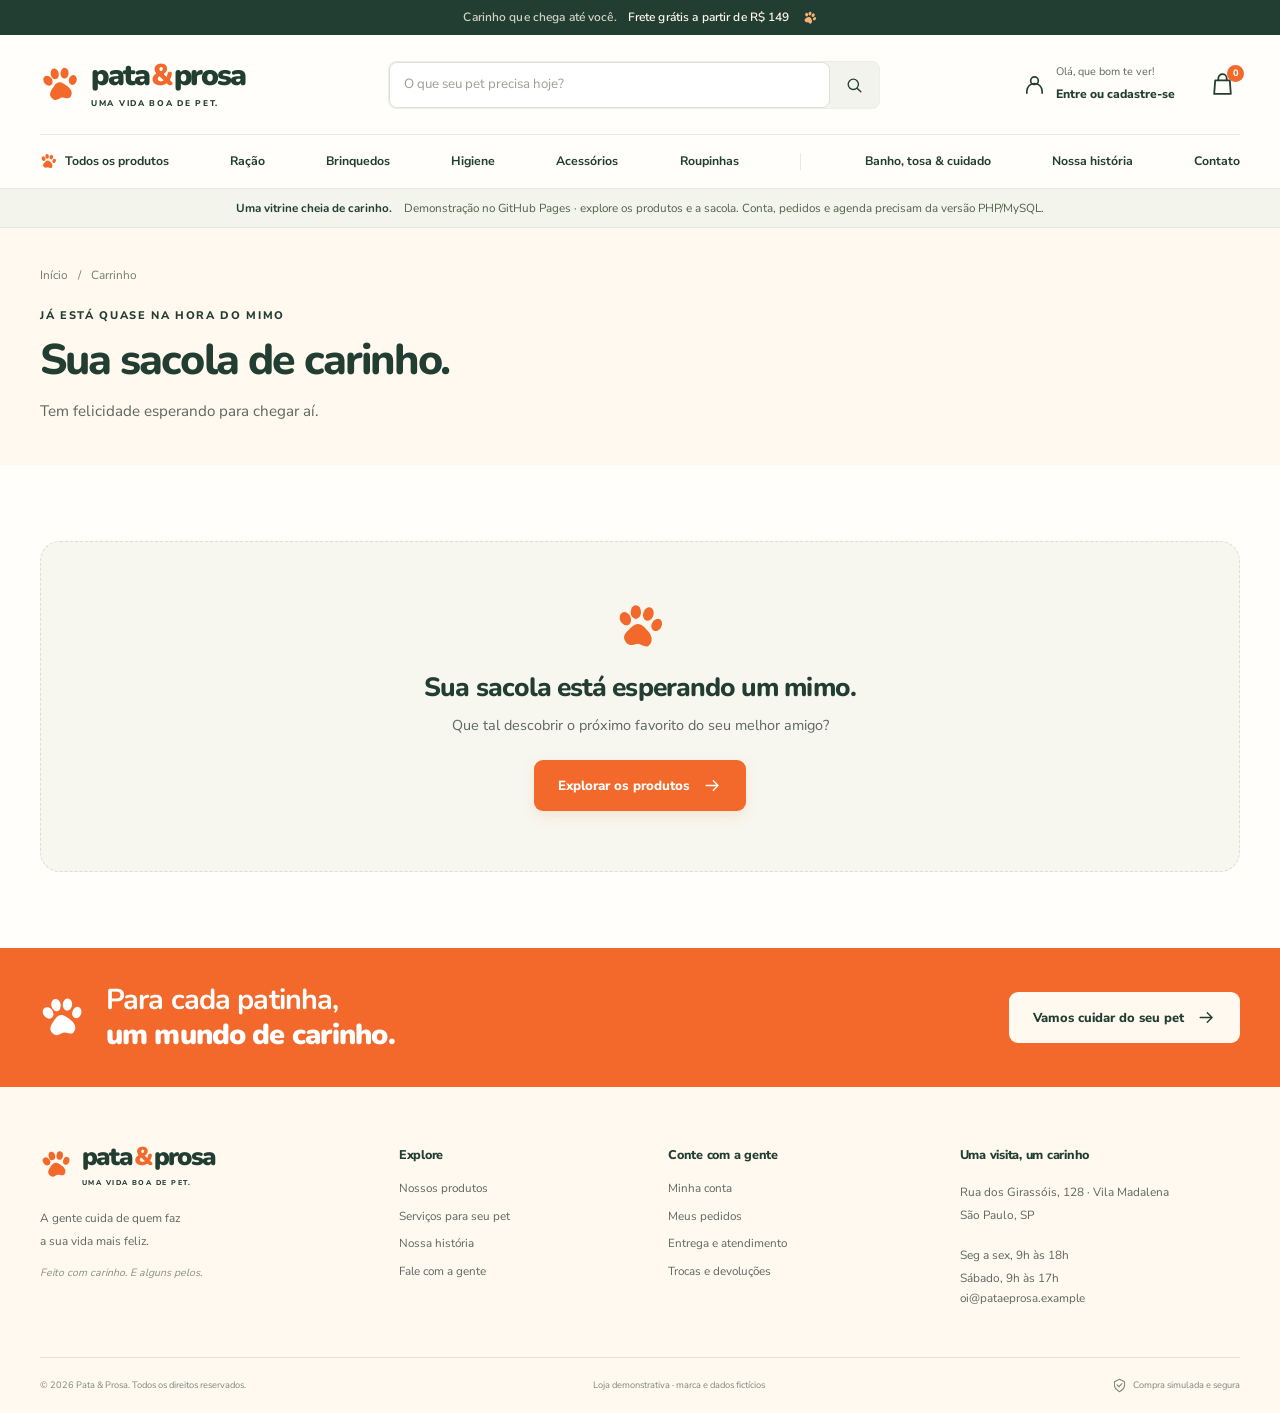
<file: docs/carrinho.html>
<!doctype html>
<html lang="pt-BR">
<head>
  <meta charset="utf-8">
  <meta name="viewport" content="width=device-width, initial-scale=1">
  <meta name="theme-color" content="#fc6a2b">
  <meta name="description" content="Pata & Prosa: produtos escolhidos com carinho, banho, tosa e cuidado veterinário. Tudo para uma vida boa de pet.">
  <title>Sua sacola de carinho · Pata & Prosa</title>
  <link rel="icon" type="image/svg+xml" href="./assets/images/favicon.svg">
  <link rel="stylesheet" href="./assets/css/style.css">
  <link rel="stylesheet" href="./assets/css/pages.css">
<script id="pages-products" type="application/json">[{"id":1,"nome":"Ração Natural Salmão \u0026 Arroz","descricao":"Uma receita equilibrada para cães adultos, com salmão, arroz integral e muito sabor. Pacote de 2 kg. Produto fictício para demonstração.","preco":89.9,"categoria_id":1,"categoria":"Ração","imagem_url":"./assets/images/food-salmon.svg","estoque":40,"destaque":1,"preco_anterior":109.9},{"id":2,"nome":"Ração Natural Frango \u0026 Abóbora","descricao":"Comida cheia de cuidado para cães adultos de todos os portes. Frango, abóbora e ingredientes selecionados em um pacote de 2 kg. Produto fictício.","preco":79.9,"categoria_id":1,"categoria":"Ração","imagem_url":"./assets/images/food-chicken.svg","estoque":35,"destaque":0,"preco_anterior":null},{"id":3,"nome":"Corda Arco-íris","descricao":"Uma corda resistente, colorida e macia para as brincadeiras favoritas do seu melhor amigo. Comprimento de 30 cm. Supervisione o uso.","preco":29.9,"categoria_id":2,"categoria":"Brinquedos","imagem_url":"./assets/images/toy-rope.svg","estoque":60,"destaque":1,"preco_anterior":39.9},{"id":4,"nome":"Bolinha Pula \u0026 Brinca","descricao":"Textura divertida e tamanho ideal para buscar, correr e repetir. Borracha flexível, diâmetro de 7 cm. Brinquedo para cães; use com supervisão.","preco":24.9,"categoria_id":2,"categoria":"Brinquedos","imagem_url":"./assets/images/toy-ball.svg","estoque":50,"destaque":0,"preco_anterior":null},{"id":5,"nome":"Shampoo Abraço de Aveia","descricao":"Um banho com perfume suave e sensação de carinho. Shampoo demonstrativo para cães e gatos, com aveia, em frasco de 500 ml.","preco":34.9,"categoria_id":3,"categoria":"Higiene","imagem_url":"./assets/images/shampoo.svg","estoque":45,"destaque":1,"preco_anterior":null},{"id":6,"nome":"Coleira Passeio Feliz","descricao":"Passeios com cor e conforto. Coleira ajustável de nylon com fecho prático e argola metálica, tamanho M (30 a 45 cm). Cor: verde sálvia.","preco":49.9,"categoria_id":4,"categoria":"Acessórios","imagem_url":"./assets/images/collar.svg","estoque":28,"destaque":1,"preco_anterior":59.9},{"id":7,"nome":"Caminha Nuvem de Algodão","descricao":"O cantinho de descanso que abraça. Caminha macia com capa removível e base antiderrapante, 60 × 50 cm. Cor: areia.","preco":159.9,"categoria_id":4,"categoria":"Acessórios","imagem_url":"./assets/images/bed.svg","estoque":15,"destaque":0,"preco_anterior":189.9},{"id":8,"nome":"Moletom Dias de Chamego","descricao":"Para os dias fresquinhos, uma camada extra de aconchego. Moletom macio, tamanho M, com abertura para a guia. Cor: terracota.","preco":69.9,"categoria_id":5,"categoria":"Roupas","imagem_url":"./assets/images/clothing.svg","estoque":22,"destaque":0,"preco_anterior":null},{"id":9,"nome":"Ração Gatos Jardim de Sabores","descricao":"Receita fictícia de salmão para gatos adultos, em pacote de 1 kg. Grãos pequenos e uma combinação de sabores para o momento mais esperado do dia.","preco":54.9,"categoria_id":1,"categoria":"Ração","imagem_url":"./assets/images/food-salmon.svg","estoque":32,"destaque":0,"preco_anterior":null},{"id":10,"nome":"Kit Dupla Diversão","descricao":"Duas bolinhas coloridas para multiplicar a brincadeira. Borracha flexível e textura macia, 6 cm cada. Sempre supervisione o pet durante o uso.","preco":39.9,"categoria_id":2,"categoria":"Brinquedos","imagem_url":"./assets/images/toy-ball.svg","estoque":25,"destaque":0,"preco_anterior":49.9},{"id":11,"nome":"Condicionador Pelo de Nuvem","descricao":"O toque final do banho: condicionador demonstrativo para cães, com fragrância suave e embalagem de 500 ml. Aplique conforme orientações do fabricante.","preco":32.9,"categoria_id":3,"categoria":"Higiene","imagem_url":"./assets/images/shampoo.svg","estoque":30,"destaque":0,"preco_anterior":null},{"id":12,"nome":"Suéter Tricot Caramelo","descricao":"Um clássico para acompanhar os melhores cochilos. Suéter de malha flexível, tamanho P, para pets de 2 a 5 kg. Cor: caramelo.","preco":59.9,"categoria_id":5,"categoria":"Roupas","imagem_url":"./assets/images/clothing.svg","estoque":18,"destaque":0,"preco_anterior":74.9}]</script>
<script src="./assets/js/pages-adapter.js" defer></script>
<script src="./assets/js/app.js" defer></script>
</head>
<body data-hosting="github-pages" data-page="cart">
<a class="skip-link" href="#main">Pular para o conteúdo</a>
<svg class="svg-library" xmlns="http://www.w3.org/2000/svg" aria-hidden="true">
 <symbol id="i-paw" viewBox="0 0 24 24"><ellipse cx="5" cy="8" rx="2.6" ry="3.3" fill="currentColor" transform="rotate(-25 5 8)"/><ellipse cx="10" cy="4.8" rx="2.5" ry="3.3" fill="currentColor"/><ellipse cx="16" cy="5.8" rx="2.5" ry="3.3" fill="currentColor" transform="rotate(18 16 5.8)"/><ellipse cx="20" cy="11" rx="2.4" ry="3.1" fill="currentColor" transform="rotate(30 20 11)"/><path d="M5 19c-2-3 1-5 3-7s4-2 6 0 5 5 3 8c-2 3-4 0-6 0s-4 2-6-1" fill="currentColor"/></symbol>
 <symbol id="i-search" viewBox="0 0 24 24"><circle cx="10.5" cy="10.5" r="6.5"/><path d="m16 16 4 4"/></symbol>
 <symbol id="i-bag" viewBox="0 0 24 24"><path d="M5 8h14l1 13H4L5 8Z"/><path d="M8 8V6a4 4 0 0 1 8 0v2"/></symbol>
 <symbol id="i-user" viewBox="0 0 24 24"><circle cx="12" cy="8" r="4"/><path d="M4 21v-2a8 8 0 0 1 16 0v2"/></symbol>
 <symbol id="i-arrow" viewBox="0 0 24 24"><path d="M4 12h15m-6-6 6 6-6 6"/></symbol>
 <symbol id="i-heart" viewBox="0 0 24 24"><path d="M20 5c-3-3-6-1-8 1-2-2-5-4-8-1-5 5 4 12 8 15 4-3 13-10 8-15Z"/></symbol>
 <symbol id="i-truck" viewBox="0 0 24 24"><path d="M2 4h12v13H2zM14 9h4l4 5v3h-8"/><circle cx="6" cy="18" r="2"/><circle cx="18" cy="18" r="2"/></symbol>
 <symbol id="i-shield" viewBox="0 0 24 24"><path d="m12 2 8 4v6c0 5-8 10-8 10S4 17 4 12V6l8-4Z"/><path d="m8 11 3 3 5-5"/></symbol>
 <symbol id="i-star" viewBox="0 0 24 24"><path d="m12 2 3 6 7 1-5 5 1 7-6-3-6 3 1-7-5-5 7-1 3-6Z"/></symbol>
 <symbol id="i-bone" viewBox="0 0 24 24"><path d="M7 3a3 3 0 0 0-5 3c-2 3 1 6 4 4l8 8c-2 3 1 6 4 4a3 3 0 0 0 3-5L7 3Z"/></symbol>
 <symbol id="i-calendar" viewBox="0 0 24 24"><rect x="3" y="5" width="18" height="16" rx="3"/><path d="M7 2v6m10-6v6M3 11h18m-13 5h3"/></symbol>
 <symbol id="i-pin" viewBox="0 0 24 24"><path d="M20 10c0 6-8 12-8 12S4 16 4 10a8 8 0 0 1 16 0Z"/><circle cx="12" cy="10" r="3"/></symbol>
 <symbol id="i-clock" viewBox="0 0 24 24"><circle cx="12" cy="12" r="9"/><path d="M12 6v6l4 2"/></symbol>
 <symbol id="i-check" viewBox="0 0 24 24"><path d="m5 12 4 4L19 6"/></symbol>
 <symbol id="i-close" viewBox="0 0 24 24"><path d="m6 6 12 12M6 18 18 6"/></symbol>
 <symbol id="i-menu" viewBox="0 0 24 24"><path d="M3 6h18M3 12h18M3 18h18"/></symbol>
 <symbol id="i-mail" viewBox="0 0 24 24"><rect x="2" y="4" width="20" height="16" rx="3"/><path d="m3 6 9 7 9-7"/></symbol>
 <symbol id="i-scissors" viewBox="0 0 24 24"><circle cx="5" cy="5" r="3"/><circle cx="5" cy="19" r="3"/><path d="m7 7 14 14M7 17 21 3M12 12l3-3"/></symbol>
</svg>
<div class="announcement"><span>Carinho que chega até você.</span> Frete grátis a partir de R$ 149 <span class="announcement-paw"><svg class="icon " aria-hidden="true"><use href="#i-paw"/></svg></span></div>
<header class="site-header">
 <div class="container header-main">
  <a class="brand" href="index.html" aria-label="Pata e Prosa, início"><span class="brand-icon"><svg class="icon " aria-hidden="true"><use href="#i-paw"/></svg></span><span>pata<span class="brand-amp">&</span>prosa<small>UMA VIDA BOA DE PET.</small></span></a>
  <form class="header-search" action="catalogo.html" role="search"><label class="sr-only" for="search">O que seu pet precisa?</label><input id="search" name="q" placeholder="O que seu pet precisa hoje?" autocomplete="off"><button aria-label="Buscar produtos"><svg class="icon " aria-hidden="true"><use href="#i-search"/></svg></button></form>
  <div class="header-actions"><a href="conta.html" class="account-link" aria-label="Minha conta"><svg class="icon " aria-hidden="true"><use href="#i-user"/></svg><span><small>Olá, que bom te ver!</small><b data-user-label>Entre ou cadastre-se</b></span></a><a class="cart-link" href="carrinho.html" aria-label="Ver carrinho"><svg class="icon " aria-hidden="true"><use href="#i-bag"/></svg><span data-cart-count>0</span></a><button class="menu-toggle icon-btn" aria-label="Abrir menu" aria-expanded="false" aria-controls="main-nav"><svg class="icon " aria-hidden="true"><use href="#i-menu"/></svg></button></div>
 </div>
 <nav class="main-nav" id="main-nav" aria-label="Menu principal"><div class="container nav-inner"><a href="catalogo.html" class="nav-catalog "><svg class="icon " aria-hidden="true"><use href="#i-paw"/></svg> Todos os produtos</a><a href="catalogo.html?categoria=1">Ração</a><a href="catalogo.html?categoria=2">Brinquedos</a><a href="catalogo.html?categoria=3">Higiene</a><a href="catalogo.html?categoria=4">Acessórios</a><a href="catalogo.html?categoria=5">Roupinhas</a><span class="nav-divider"></span><a href="agendamento.html" class="">Banho, tosa & cuidado</a><a href="sobre.html">Nossa história</a><a href="contato.html">Contato</a></div></nav>
</header>
<aside class="pages-banner" aria-label="Sobre esta demonstração"><div class="container"><strong>Uma vitrine cheia de carinho.</strong><span>Demonstração no GitHub Pages · explore os produtos e a sacola. Conta, pedidos e agenda precisam da versão PHP/MySQL.</span></div></aside>
<main id="main">
<noscript><div class="container notice">Ative o JavaScript para explorar o catálogo, usar a sacola e acessar sua conta.</div></noscript>
<section class="page-intro"><div class="container"><div class="breadcrumbs"><a href="index.html">Início</a><span>/</span>Carrinho</div><span class="eyebrow">JÁ ESTÁ QUASE NA HORA DO MIMO</span><h1>Sua sacola de carinho.</h1><p>Tem felicidade esperando para chegar aí.</p></div></section><section class="section"><div class="container" id="cart-content"><p class="loading">Abrindo sua sacola…</p></div></section>
</main>
<section class="footer-invite"><div class="container"><div><svg class="icon " aria-hidden="true"><use href="#i-paw"/></svg><p>Para cada patinha,<br><strong>um mundo de carinho.</strong></p></div><a class="btn btn-light" href="agendamento.html">Vamos cuidar do seu pet <svg class="icon " aria-hidden="true"><use href="#i-arrow"/></svg></a></div></section>
<footer class="site-footer"><div class="container footer-grid"><div><a class="brand" href="index.html"><span class="brand-icon"><svg class="icon " aria-hidden="true"><use href="#i-paw"/></svg></span><span>pata<span class="brand-amp">&</span>prosa<small>UMA VIDA BOA DE PET.</small></span></a><p>A gente cuida de quem faz<br>a sua vida mais feliz.</p><span class="footer-note">Feito com carinho. E alguns pelos.</span></div><div><h3>Explore</h3><a href="catalogo.html">Nossos produtos</a><a href="agendamento.html">Serviços para seu pet</a><a href="sobre.html">Nossa história</a><a href="contato.html">Fale com a gente</a></div><div><h3>Conte com a gente</h3><a href="conta.html">Minha conta</a><a href="conta.html#pedidos">Meus pedidos</a><a href="contato.html?assunto=Entrega">Entrega e atendimento</a><a href="contato.html?assunto=Trocas">Trocas e devoluções</a></div><div><h3>Uma visita, um carinho</h3><p>Rua dos Girassóis, 128 · Vila Madalena<br>São Paulo, SP</p><p>Seg a sex, 9h às 18h<br>Sábado, 9h às 17h</p><a href="contato.html">oi@pataeprosa.example</a></div></div><div class="container footer-bottom"><span>© 2026 Pata & Prosa. Todos os direitos reservados.</span><span>Loja demonstrativa · marca e dados fictícios</span><span><svg class="icon " aria-hidden="true"><use href="#i-shield"/></svg> Compra simulada e segura</span></div></footer>
<div class="toast-region" aria-live="polite" aria-atomic="true" id="toasts"></div>
<dialog id="confirm-dialog"><form method="dialog"><button class="dialog-close icon-btn" value="cancel" aria-label="Fechar"><svg class="icon " aria-hidden="true"><use href="#i-close"/></svg></button><h2 id="confirm-title">Tudo certo!</h2><p id="confirm-message"></p><button class="btn btn-primary" value="ok">Entendi <svg class="icon " aria-hidden="true"><use href="#i-check"/></svg></button></form></dialog>
</body></html>
</file>
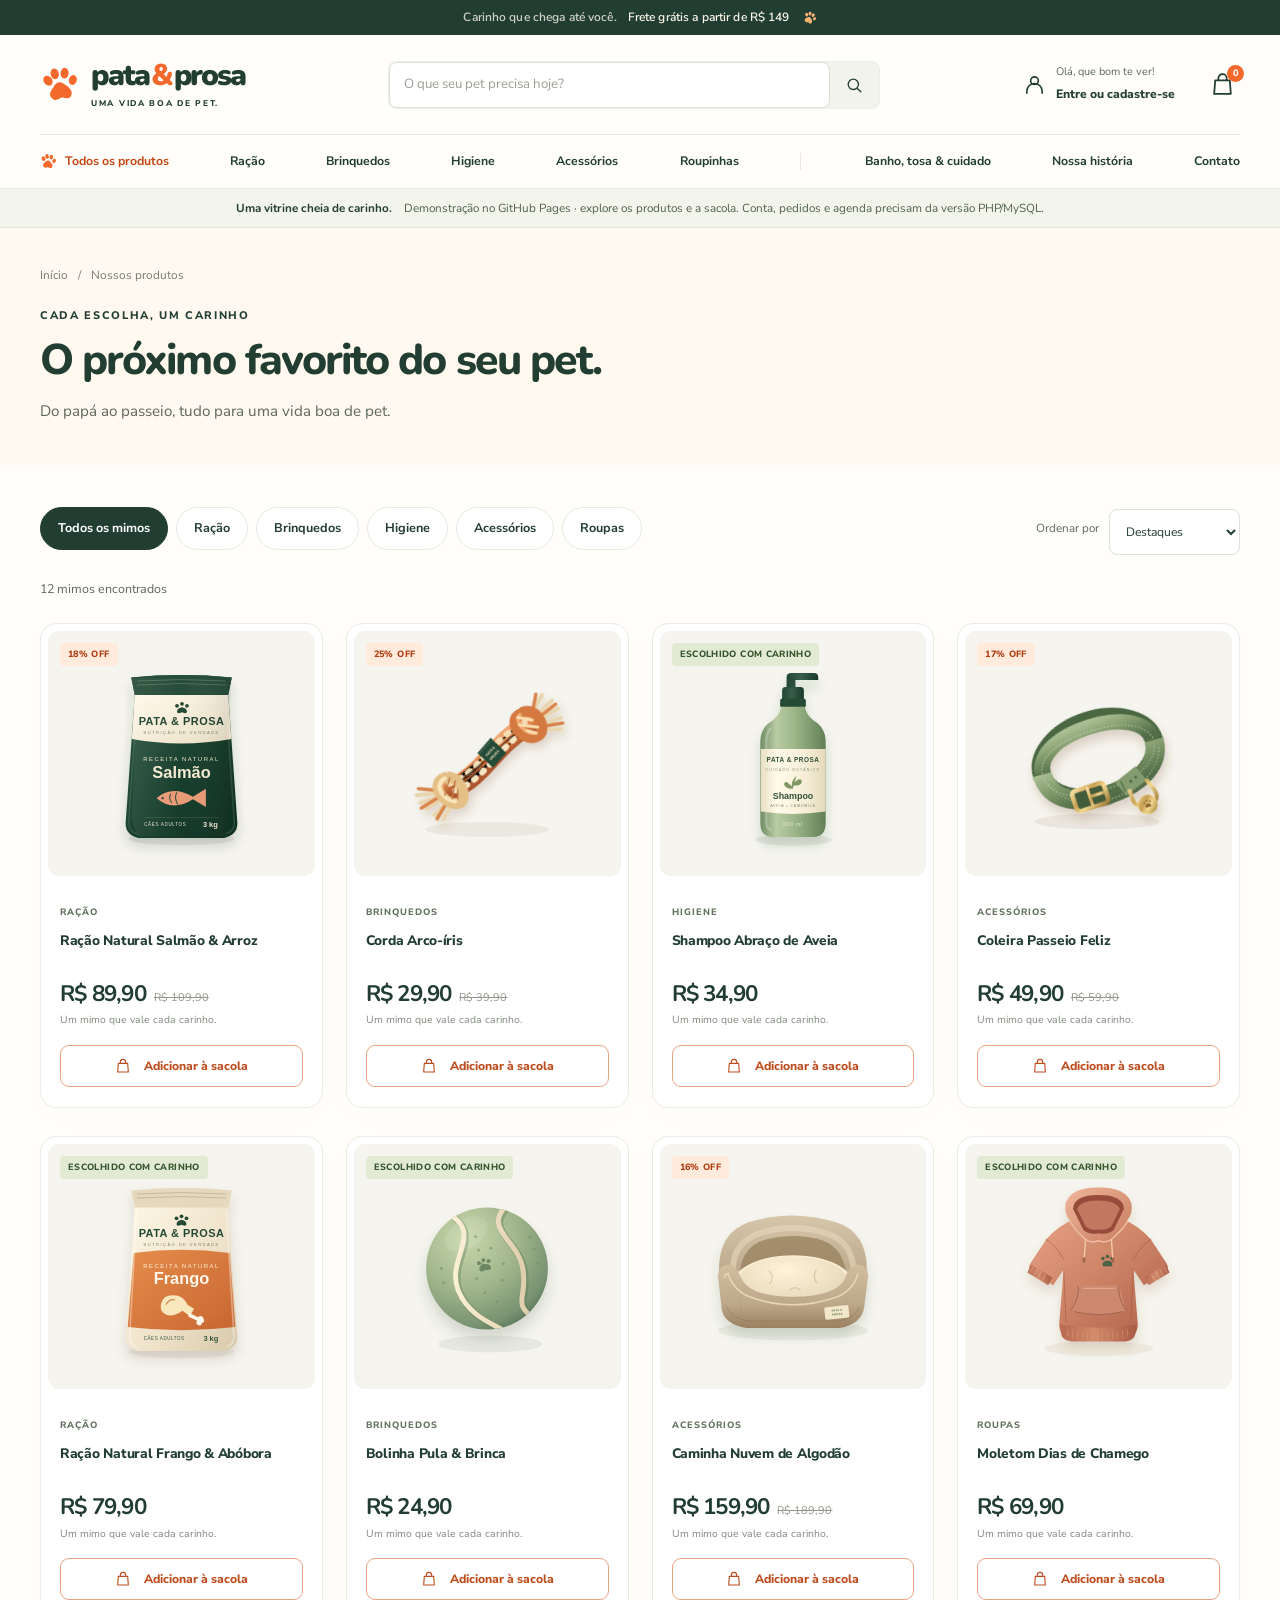
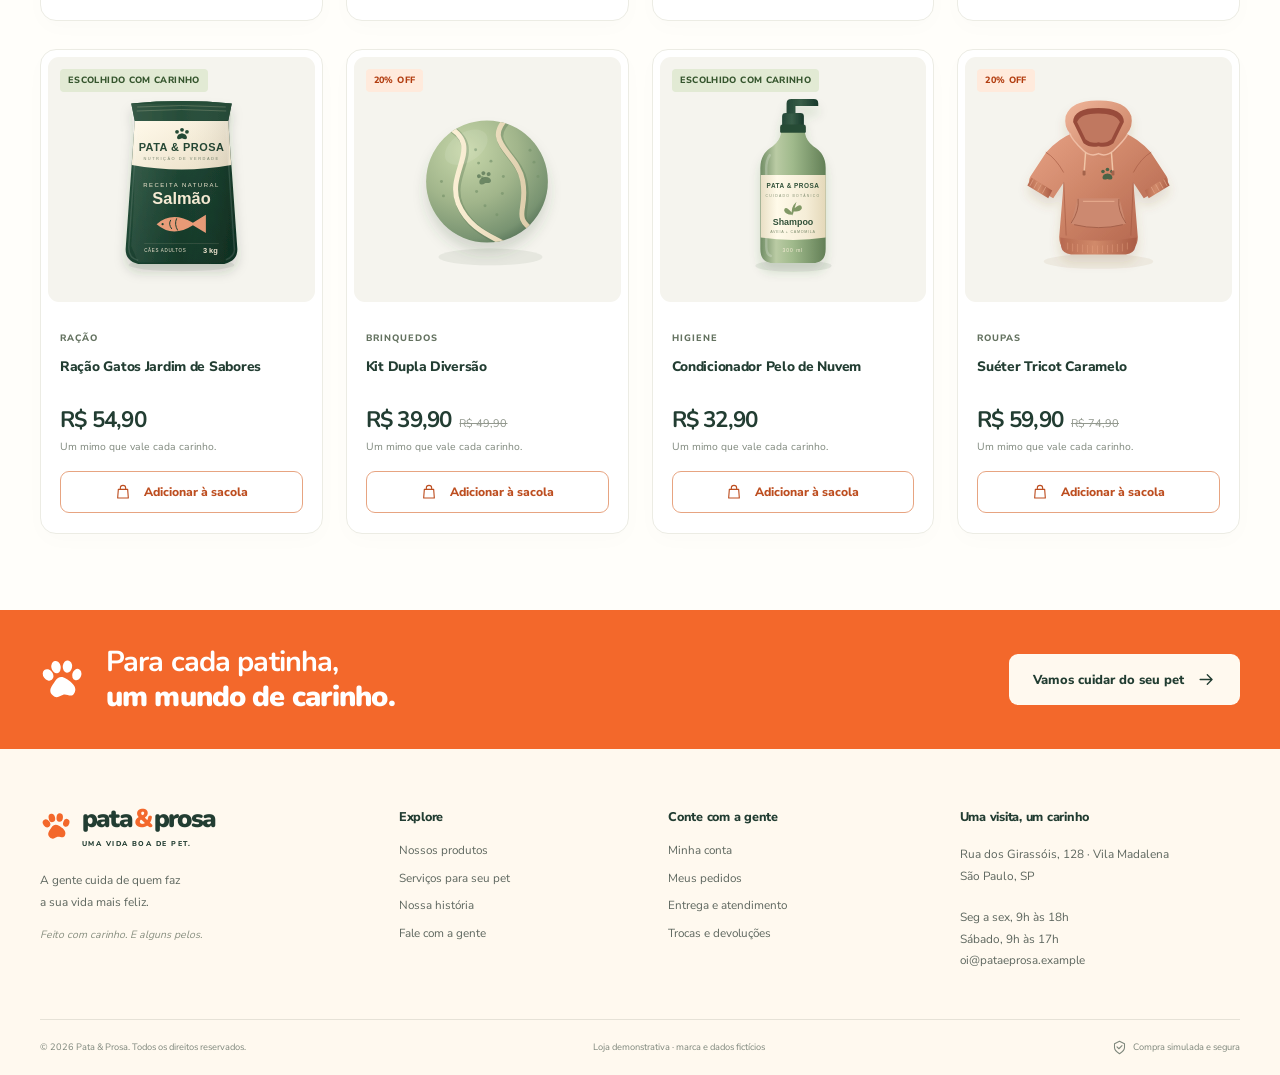
<file: docs/catalogo.html>
<!doctype html>
<html lang="pt-BR">
<head>
  <meta charset="utf-8">
  <meta name="viewport" content="width=device-width, initial-scale=1">
  <meta name="theme-color" content="#fc6a2b">
  <meta name="description" content="Pata & Prosa: produtos escolhidos com carinho, banho, tosa e cuidado veterinário. Tudo para uma vida boa de pet.">
  <title>Encontre o próximo favorito · Pata & Prosa</title>
  <link rel="icon" type="image/svg+xml" href="./assets/images/favicon.svg">
  <link rel="stylesheet" href="./assets/css/style.css">
  <link rel="stylesheet" href="./assets/css/pages.css">
<script id="pages-products" type="application/json">[{"id":1,"nome":"Ração Natural Salmão \u0026 Arroz","descricao":"Uma receita equilibrada para cães adultos, com salmão, arroz integral e muito sabor. Pacote de 2 kg. Produto fictício para demonstração.","preco":89.9,"categoria_id":1,"categoria":"Ração","imagem_url":"./assets/images/food-salmon.svg","estoque":40,"destaque":1,"preco_anterior":109.9},{"id":2,"nome":"Ração Natural Frango \u0026 Abóbora","descricao":"Comida cheia de cuidado para cães adultos de todos os portes. Frango, abóbora e ingredientes selecionados em um pacote de 2 kg. Produto fictício.","preco":79.9,"categoria_id":1,"categoria":"Ração","imagem_url":"./assets/images/food-chicken.svg","estoque":35,"destaque":0,"preco_anterior":null},{"id":3,"nome":"Corda Arco-íris","descricao":"Uma corda resistente, colorida e macia para as brincadeiras favoritas do seu melhor amigo. Comprimento de 30 cm. Supervisione o uso.","preco":29.9,"categoria_id":2,"categoria":"Brinquedos","imagem_url":"./assets/images/toy-rope.svg","estoque":60,"destaque":1,"preco_anterior":39.9},{"id":4,"nome":"Bolinha Pula \u0026 Brinca","descricao":"Textura divertida e tamanho ideal para buscar, correr e repetir. Borracha flexível, diâmetro de 7 cm. Brinquedo para cães; use com supervisão.","preco":24.9,"categoria_id":2,"categoria":"Brinquedos","imagem_url":"./assets/images/toy-ball.svg","estoque":50,"destaque":0,"preco_anterior":null},{"id":5,"nome":"Shampoo Abraço de Aveia","descricao":"Um banho com perfume suave e sensação de carinho. Shampoo demonstrativo para cães e gatos, com aveia, em frasco de 500 ml.","preco":34.9,"categoria_id":3,"categoria":"Higiene","imagem_url":"./assets/images/shampoo.svg","estoque":45,"destaque":1,"preco_anterior":null},{"id":6,"nome":"Coleira Passeio Feliz","descricao":"Passeios com cor e conforto. Coleira ajustável de nylon com fecho prático e argola metálica, tamanho M (30 a 45 cm). Cor: verde sálvia.","preco":49.9,"categoria_id":4,"categoria":"Acessórios","imagem_url":"./assets/images/collar.svg","estoque":28,"destaque":1,"preco_anterior":59.9},{"id":7,"nome":"Caminha Nuvem de Algodão","descricao":"O cantinho de descanso que abraça. Caminha macia com capa removível e base antiderrapante, 60 × 50 cm. Cor: areia.","preco":159.9,"categoria_id":4,"categoria":"Acessórios","imagem_url":"./assets/images/bed.svg","estoque":15,"destaque":0,"preco_anterior":189.9},{"id":8,"nome":"Moletom Dias de Chamego","descricao":"Para os dias fresquinhos, uma camada extra de aconchego. Moletom macio, tamanho M, com abertura para a guia. Cor: terracota.","preco":69.9,"categoria_id":5,"categoria":"Roupas","imagem_url":"./assets/images/clothing.svg","estoque":22,"destaque":0,"preco_anterior":null},{"id":9,"nome":"Ração Gatos Jardim de Sabores","descricao":"Receita fictícia de salmão para gatos adultos, em pacote de 1 kg. Grãos pequenos e uma combinação de sabores para o momento mais esperado do dia.","preco":54.9,"categoria_id":1,"categoria":"Ração","imagem_url":"./assets/images/food-salmon.svg","estoque":32,"destaque":0,"preco_anterior":null},{"id":10,"nome":"Kit Dupla Diversão","descricao":"Duas bolinhas coloridas para multiplicar a brincadeira. Borracha flexível e textura macia, 6 cm cada. Sempre supervisione o pet durante o uso.","preco":39.9,"categoria_id":2,"categoria":"Brinquedos","imagem_url":"./assets/images/toy-ball.svg","estoque":25,"destaque":0,"preco_anterior":49.9},{"id":11,"nome":"Condicionador Pelo de Nuvem","descricao":"O toque final do banho: condicionador demonstrativo para cães, com fragrância suave e embalagem de 500 ml. Aplique conforme orientações do fabricante.","preco":32.9,"categoria_id":3,"categoria":"Higiene","imagem_url":"./assets/images/shampoo.svg","estoque":30,"destaque":0,"preco_anterior":null},{"id":12,"nome":"Suéter Tricot Caramelo","descricao":"Um clássico para acompanhar os melhores cochilos. Suéter de malha flexível, tamanho P, para pets de 2 a 5 kg. Cor: caramelo.","preco":59.9,"categoria_id":5,"categoria":"Roupas","imagem_url":"./assets/images/clothing.svg","estoque":18,"destaque":0,"preco_anterior":74.9}]</script>
<script src="./assets/js/pages-adapter.js" defer></script>
<script src="./assets/js/app.js" defer></script>
</head>
<body data-hosting="github-pages" data-page="catalog">
<a class="skip-link" href="#main">Pular para o conteúdo</a>
<svg class="svg-library" xmlns="http://www.w3.org/2000/svg" aria-hidden="true">
 <symbol id="i-paw" viewBox="0 0 24 24"><ellipse cx="5" cy="8" rx="2.6" ry="3.3" fill="currentColor" transform="rotate(-25 5 8)"/><ellipse cx="10" cy="4.8" rx="2.5" ry="3.3" fill="currentColor"/><ellipse cx="16" cy="5.8" rx="2.5" ry="3.3" fill="currentColor" transform="rotate(18 16 5.8)"/><ellipse cx="20" cy="11" rx="2.4" ry="3.1" fill="currentColor" transform="rotate(30 20 11)"/><path d="M5 19c-2-3 1-5 3-7s4-2 6 0 5 5 3 8c-2 3-4 0-6 0s-4 2-6-1" fill="currentColor"/></symbol>
 <symbol id="i-search" viewBox="0 0 24 24"><circle cx="10.5" cy="10.5" r="6.5"/><path d="m16 16 4 4"/></symbol>
 <symbol id="i-bag" viewBox="0 0 24 24"><path d="M5 8h14l1 13H4L5 8Z"/><path d="M8 8V6a4 4 0 0 1 8 0v2"/></symbol>
 <symbol id="i-user" viewBox="0 0 24 24"><circle cx="12" cy="8" r="4"/><path d="M4 21v-2a8 8 0 0 1 16 0v2"/></symbol>
 <symbol id="i-arrow" viewBox="0 0 24 24"><path d="M4 12h15m-6-6 6 6-6 6"/></symbol>
 <symbol id="i-heart" viewBox="0 0 24 24"><path d="M20 5c-3-3-6-1-8 1-2-2-5-4-8-1-5 5 4 12 8 15 4-3 13-10 8-15Z"/></symbol>
 <symbol id="i-truck" viewBox="0 0 24 24"><path d="M2 4h12v13H2zM14 9h4l4 5v3h-8"/><circle cx="6" cy="18" r="2"/><circle cx="18" cy="18" r="2"/></symbol>
 <symbol id="i-shield" viewBox="0 0 24 24"><path d="m12 2 8 4v6c0 5-8 10-8 10S4 17 4 12V6l8-4Z"/><path d="m8 11 3 3 5-5"/></symbol>
 <symbol id="i-star" viewBox="0 0 24 24"><path d="m12 2 3 6 7 1-5 5 1 7-6-3-6 3 1-7-5-5 7-1 3-6Z"/></symbol>
 <symbol id="i-bone" viewBox="0 0 24 24"><path d="M7 3a3 3 0 0 0-5 3c-2 3 1 6 4 4l8 8c-2 3 1 6 4 4a3 3 0 0 0 3-5L7 3Z"/></symbol>
 <symbol id="i-calendar" viewBox="0 0 24 24"><rect x="3" y="5" width="18" height="16" rx="3"/><path d="M7 2v6m10-6v6M3 11h18m-13 5h3"/></symbol>
 <symbol id="i-pin" viewBox="0 0 24 24"><path d="M20 10c0 6-8 12-8 12S4 16 4 10a8 8 0 0 1 16 0Z"/><circle cx="12" cy="10" r="3"/></symbol>
 <symbol id="i-clock" viewBox="0 0 24 24"><circle cx="12" cy="12" r="9"/><path d="M12 6v6l4 2"/></symbol>
 <symbol id="i-check" viewBox="0 0 24 24"><path d="m5 12 4 4L19 6"/></symbol>
 <symbol id="i-close" viewBox="0 0 24 24"><path d="m6 6 12 12M6 18 18 6"/></symbol>
 <symbol id="i-menu" viewBox="0 0 24 24"><path d="M3 6h18M3 12h18M3 18h18"/></symbol>
 <symbol id="i-mail" viewBox="0 0 24 24"><rect x="2" y="4" width="20" height="16" rx="3"/><path d="m3 6 9 7 9-7"/></symbol>
 <symbol id="i-scissors" viewBox="0 0 24 24"><circle cx="5" cy="5" r="3"/><circle cx="5" cy="19" r="3"/><path d="m7 7 14 14M7 17 21 3M12 12l3-3"/></symbol>
</svg>
<div class="announcement"><span>Carinho que chega até você.</span> Frete grátis a partir de R$ 149 <span class="announcement-paw"><svg class="icon " aria-hidden="true"><use href="#i-paw"/></svg></span></div>
<header class="site-header">
 <div class="container header-main">
  <a class="brand" href="index.html" aria-label="Pata e Prosa, início"><span class="brand-icon"><svg class="icon " aria-hidden="true"><use href="#i-paw"/></svg></span><span>pata<span class="brand-amp">&</span>prosa<small>UMA VIDA BOA DE PET.</small></span></a>
  <form class="header-search" action="catalogo.html" role="search"><label class="sr-only" for="search">O que seu pet precisa?</label><input id="search" name="q" placeholder="O que seu pet precisa hoje?" autocomplete="off"><button aria-label="Buscar produtos"><svg class="icon " aria-hidden="true"><use href="#i-search"/></svg></button></form>
  <div class="header-actions"><a href="conta.html" class="account-link" aria-label="Minha conta"><svg class="icon " aria-hidden="true"><use href="#i-user"/></svg><span><small>Olá, que bom te ver!</small><b data-user-label>Entre ou cadastre-se</b></span></a><a class="cart-link" href="carrinho.html" aria-label="Ver carrinho"><svg class="icon " aria-hidden="true"><use href="#i-bag"/></svg><span data-cart-count>0</span></a><button class="menu-toggle icon-btn" aria-label="Abrir menu" aria-expanded="false" aria-controls="main-nav"><svg class="icon " aria-hidden="true"><use href="#i-menu"/></svg></button></div>
 </div>
 <nav class="main-nav" id="main-nav" aria-label="Menu principal"><div class="container nav-inner"><a href="catalogo.html" class="nav-catalog active"><svg class="icon " aria-hidden="true"><use href="#i-paw"/></svg> Todos os produtos</a><a href="catalogo.html?categoria=1">Ração</a><a href="catalogo.html?categoria=2">Brinquedos</a><a href="catalogo.html?categoria=3">Higiene</a><a href="catalogo.html?categoria=4">Acessórios</a><a href="catalogo.html?categoria=5">Roupinhas</a><span class="nav-divider"></span><a href="agendamento.html" class="">Banho, tosa & cuidado</a><a href="sobre.html">Nossa história</a><a href="contato.html">Contato</a></div></nav>
</header>
<aside class="pages-banner" aria-label="Sobre esta demonstração"><div class="container"><strong>Uma vitrine cheia de carinho.</strong><span>Demonstração no GitHub Pages · explore os produtos e a sacola. Conta, pedidos e agenda precisam da versão PHP/MySQL.</span></div></aside>
<main id="main">
<noscript><div class="container notice">Ative o JavaScript para explorar o catálogo, usar a sacola e acessar sua conta.</div></noscript>
<section class="page-intro"><div class="container"><div class="breadcrumbs"><a href="index.html">Início</a><span>/</span> Nossos produtos</div><span class="eyebrow">CADA ESCOLHA, UM CARINHO</span><h1>O próximo favorito do seu pet.</h1><p>Do papá ao passeio, tudo para uma vida boa de pet.</p></div></section>
<section class="section catalog-section"><div class="container"><div class="catalog-toolbar"><div class="filter-chips" aria-label="Filtrar por categoria"><button class="filter-chip active" data-category="">Todos os mimos</button><button class="filter-chip" data-category="1">Ração</button><button class="filter-chip" data-category="2">Brinquedos</button><button class="filter-chip" data-category="3">Higiene</button><button class="filter-chip" data-category="4">Acessórios</button><button class="filter-chip" data-category="5">Roupas</button></div><label class="sort-label">Ordenar por <select id="product-sort"><option value="featured">Destaques</option><option value="price_asc">Menor preço</option><option value="price_desc">Maior preço</option><option value="name">Nome A–Z</option></select></label></div><div class="catalog-status"><p id="product-count" aria-live="polite">Buscando mimos…</p><button id="clear-search" class="text-link hidden">Limpar busca <svg class="icon " aria-hidden="true"><use href="#i-close"/></svg></button></div><div class="product-grid" id="catalog-products" aria-live="polite"></div></div></section>
</main>
<section class="footer-invite"><div class="container"><div><svg class="icon " aria-hidden="true"><use href="#i-paw"/></svg><p>Para cada patinha,<br><strong>um mundo de carinho.</strong></p></div><a class="btn btn-light" href="agendamento.html">Vamos cuidar do seu pet <svg class="icon " aria-hidden="true"><use href="#i-arrow"/></svg></a></div></section>
<footer class="site-footer"><div class="container footer-grid"><div><a class="brand" href="index.html"><span class="brand-icon"><svg class="icon " aria-hidden="true"><use href="#i-paw"/></svg></span><span>pata<span class="brand-amp">&</span>prosa<small>UMA VIDA BOA DE PET.</small></span></a><p>A gente cuida de quem faz<br>a sua vida mais feliz.</p><span class="footer-note">Feito com carinho. E alguns pelos.</span></div><div><h3>Explore</h3><a href="catalogo.html">Nossos produtos</a><a href="agendamento.html">Serviços para seu pet</a><a href="sobre.html">Nossa história</a><a href="contato.html">Fale com a gente</a></div><div><h3>Conte com a gente</h3><a href="conta.html">Minha conta</a><a href="conta.html#pedidos">Meus pedidos</a><a href="contato.html?assunto=Entrega">Entrega e atendimento</a><a href="contato.html?assunto=Trocas">Trocas e devoluções</a></div><div><h3>Uma visita, um carinho</h3><p>Rua dos Girassóis, 128 · Vila Madalena<br>São Paulo, SP</p><p>Seg a sex, 9h às 18h<br>Sábado, 9h às 17h</p><a href="contato.html">oi@pataeprosa.example</a></div></div><div class="container footer-bottom"><span>© 2026 Pata & Prosa. Todos os direitos reservados.</span><span>Loja demonstrativa · marca e dados fictícios</span><span><svg class="icon " aria-hidden="true"><use href="#i-shield"/></svg> Compra simulada e segura</span></div></footer>
<div class="toast-region" aria-live="polite" aria-atomic="true" id="toasts"></div>
<dialog id="confirm-dialog"><form method="dialog"><button class="dialog-close icon-btn" value="cancel" aria-label="Fechar"><svg class="icon " aria-hidden="true"><use href="#i-close"/></svg></button><h2 id="confirm-title">Tudo certo!</h2><p id="confirm-message"></p><button class="btn btn-primary" value="ok">Entendi <svg class="icon " aria-hidden="true"><use href="#i-check"/></svg></button></form></dialog>
</body></html>
</file>
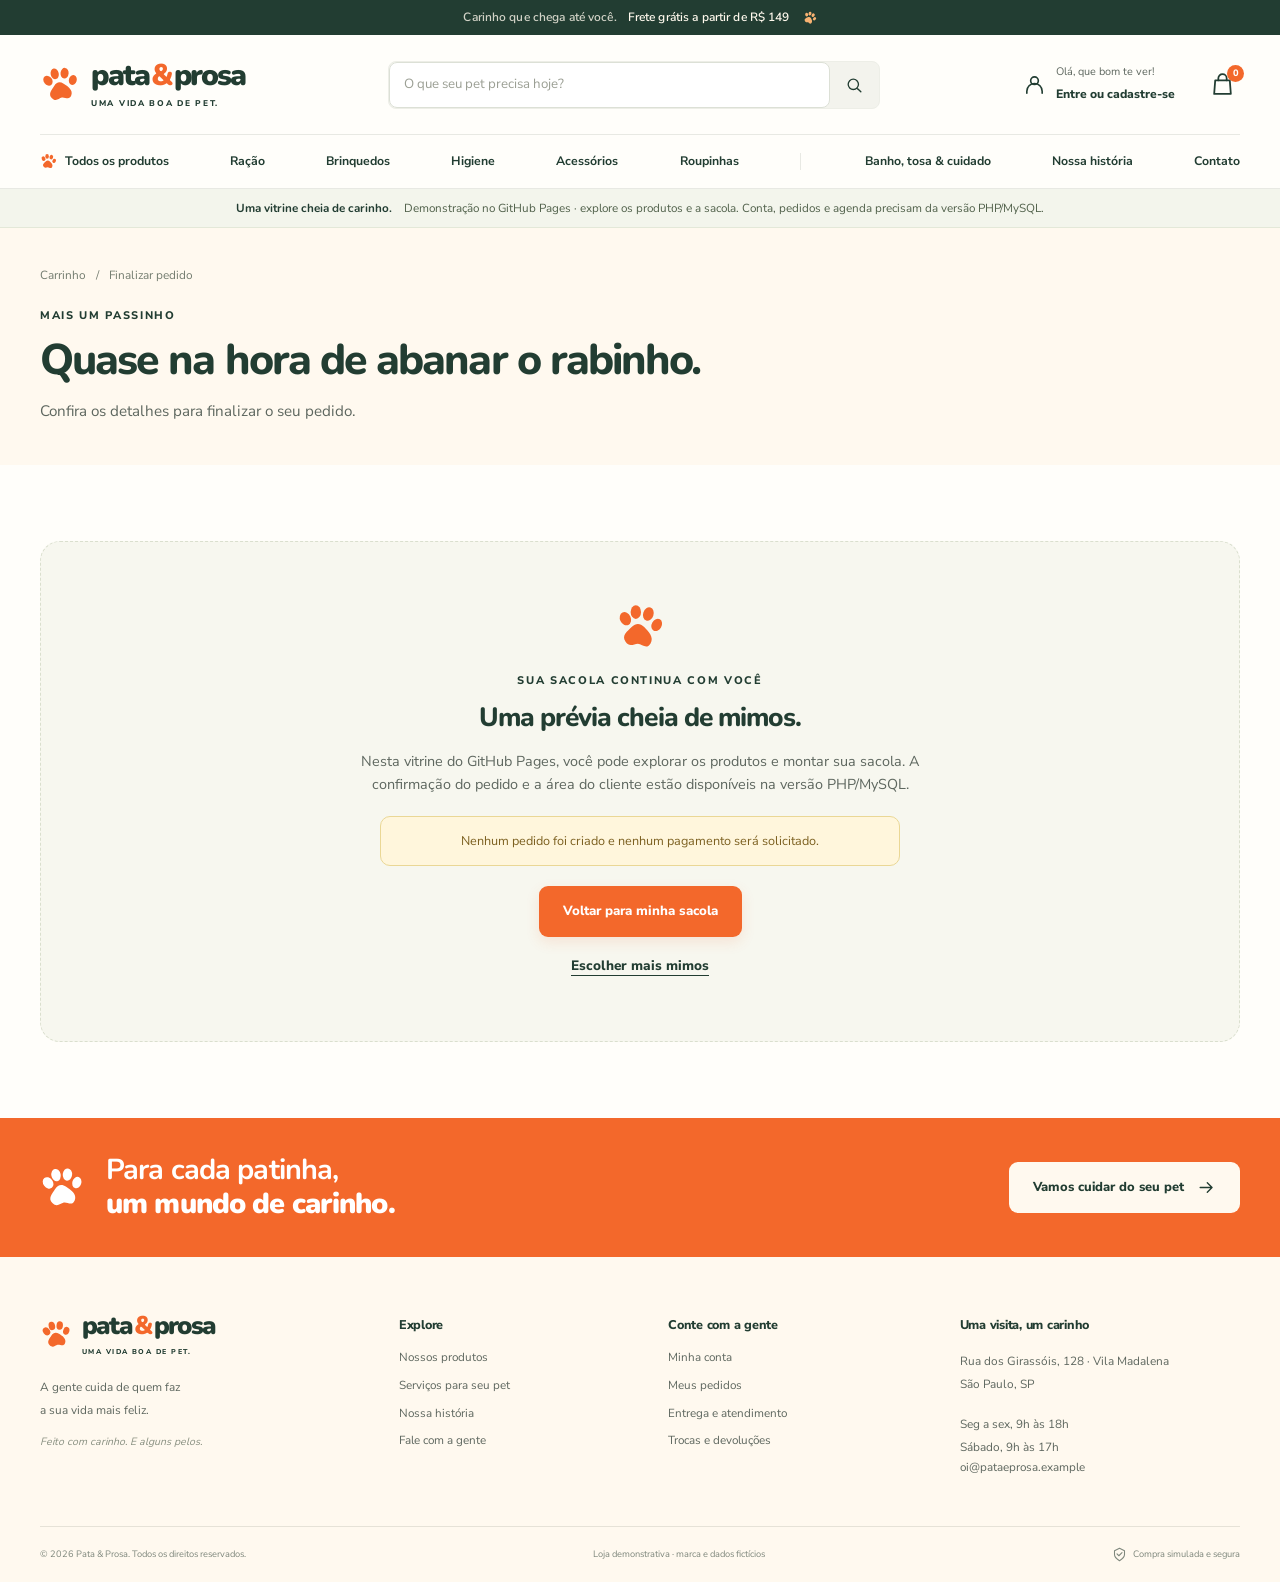
<file: docs/checkout.html>
<!doctype html>
<html lang="pt-BR">
<head>
  <meta charset="utf-8">
  <meta name="viewport" content="width=device-width, initial-scale=1">
  <meta name="theme-color" content="#fc6a2b">
  <meta name="description" content="Pata & Prosa: produtos escolhidos com carinho, banho, tosa e cuidado veterinário. Tudo para uma vida boa de pet.">
  <title>Seu mimo está quase a caminho · Pata & Prosa</title>
  <link rel="icon" type="image/svg+xml" href="./assets/images/favicon.svg">
  <link rel="stylesheet" href="./assets/css/style.css">
  <link rel="stylesheet" href="./assets/css/pages.css">
<script id="pages-products" type="application/json">[{"id":1,"nome":"Ração Natural Salmão \u0026 Arroz","descricao":"Uma receita equilibrada para cães adultos, com salmão, arroz integral e muito sabor. Pacote de 2 kg. Produto fictício para demonstração.","preco":89.9,"categoria_id":1,"categoria":"Ração","imagem_url":"./assets/images/food-salmon.svg","estoque":40,"destaque":1,"preco_anterior":109.9},{"id":2,"nome":"Ração Natural Frango \u0026 Abóbora","descricao":"Comida cheia de cuidado para cães adultos de todos os portes. Frango, abóbora e ingredientes selecionados em um pacote de 2 kg. Produto fictício.","preco":79.9,"categoria_id":1,"categoria":"Ração","imagem_url":"./assets/images/food-chicken.svg","estoque":35,"destaque":0,"preco_anterior":null},{"id":3,"nome":"Corda Arco-íris","descricao":"Uma corda resistente, colorida e macia para as brincadeiras favoritas do seu melhor amigo. Comprimento de 30 cm. Supervisione o uso.","preco":29.9,"categoria_id":2,"categoria":"Brinquedos","imagem_url":"./assets/images/toy-rope.svg","estoque":60,"destaque":1,"preco_anterior":39.9},{"id":4,"nome":"Bolinha Pula \u0026 Brinca","descricao":"Textura divertida e tamanho ideal para buscar, correr e repetir. Borracha flexível, diâmetro de 7 cm. Brinquedo para cães; use com supervisão.","preco":24.9,"categoria_id":2,"categoria":"Brinquedos","imagem_url":"./assets/images/toy-ball.svg","estoque":50,"destaque":0,"preco_anterior":null},{"id":5,"nome":"Shampoo Abraço de Aveia","descricao":"Um banho com perfume suave e sensação de carinho. Shampoo demonstrativo para cães e gatos, com aveia, em frasco de 500 ml.","preco":34.9,"categoria_id":3,"categoria":"Higiene","imagem_url":"./assets/images/shampoo.svg","estoque":45,"destaque":1,"preco_anterior":null},{"id":6,"nome":"Coleira Passeio Feliz","descricao":"Passeios com cor e conforto. Coleira ajustável de nylon com fecho prático e argola metálica, tamanho M (30 a 45 cm). Cor: verde sálvia.","preco":49.9,"categoria_id":4,"categoria":"Acessórios","imagem_url":"./assets/images/collar.svg","estoque":28,"destaque":1,"preco_anterior":59.9},{"id":7,"nome":"Caminha Nuvem de Algodão","descricao":"O cantinho de descanso que abraça. Caminha macia com capa removível e base antiderrapante, 60 × 50 cm. Cor: areia.","preco":159.9,"categoria_id":4,"categoria":"Acessórios","imagem_url":"./assets/images/bed.svg","estoque":15,"destaque":0,"preco_anterior":189.9},{"id":8,"nome":"Moletom Dias de Chamego","descricao":"Para os dias fresquinhos, uma camada extra de aconchego. Moletom macio, tamanho M, com abertura para a guia. Cor: terracota.","preco":69.9,"categoria_id":5,"categoria":"Roupas","imagem_url":"./assets/images/clothing.svg","estoque":22,"destaque":0,"preco_anterior":null},{"id":9,"nome":"Ração Gatos Jardim de Sabores","descricao":"Receita fictícia de salmão para gatos adultos, em pacote de 1 kg. Grãos pequenos e uma combinação de sabores para o momento mais esperado do dia.","preco":54.9,"categoria_id":1,"categoria":"Ração","imagem_url":"./assets/images/food-salmon.svg","estoque":32,"destaque":0,"preco_anterior":null},{"id":10,"nome":"Kit Dupla Diversão","descricao":"Duas bolinhas coloridas para multiplicar a brincadeira. Borracha flexível e textura macia, 6 cm cada. Sempre supervisione o pet durante o uso.","preco":39.9,"categoria_id":2,"categoria":"Brinquedos","imagem_url":"./assets/images/toy-ball.svg","estoque":25,"destaque":0,"preco_anterior":49.9},{"id":11,"nome":"Condicionador Pelo de Nuvem","descricao":"O toque final do banho: condicionador demonstrativo para cães, com fragrância suave e embalagem de 500 ml. Aplique conforme orientações do fabricante.","preco":32.9,"categoria_id":3,"categoria":"Higiene","imagem_url":"./assets/images/shampoo.svg","estoque":30,"destaque":0,"preco_anterior":null},{"id":12,"nome":"Suéter Tricot Caramelo","descricao":"Um clássico para acompanhar os melhores cochilos. Suéter de malha flexível, tamanho P, para pets de 2 a 5 kg. Cor: caramelo.","preco":59.9,"categoria_id":5,"categoria":"Roupas","imagem_url":"./assets/images/clothing.svg","estoque":18,"destaque":0,"preco_anterior":74.9}]</script>
<script src="./assets/js/pages-adapter.js" defer></script>
<script src="./assets/js/app.js" defer></script>
</head>
<body data-hosting="github-pages" data-page="checkout">
<a class="skip-link" href="#main">Pular para o conteúdo</a>
<svg class="svg-library" xmlns="http://www.w3.org/2000/svg" aria-hidden="true">
 <symbol id="i-paw" viewBox="0 0 24 24"><ellipse cx="5" cy="8" rx="2.6" ry="3.3" fill="currentColor" transform="rotate(-25 5 8)"/><ellipse cx="10" cy="4.8" rx="2.5" ry="3.3" fill="currentColor"/><ellipse cx="16" cy="5.8" rx="2.5" ry="3.3" fill="currentColor" transform="rotate(18 16 5.8)"/><ellipse cx="20" cy="11" rx="2.4" ry="3.1" fill="currentColor" transform="rotate(30 20 11)"/><path d="M5 19c-2-3 1-5 3-7s4-2 6 0 5 5 3 8c-2 3-4 0-6 0s-4 2-6-1" fill="currentColor"/></symbol>
 <symbol id="i-search" viewBox="0 0 24 24"><circle cx="10.5" cy="10.5" r="6.5"/><path d="m16 16 4 4"/></symbol>
 <symbol id="i-bag" viewBox="0 0 24 24"><path d="M5 8h14l1 13H4L5 8Z"/><path d="M8 8V6a4 4 0 0 1 8 0v2"/></symbol>
 <symbol id="i-user" viewBox="0 0 24 24"><circle cx="12" cy="8" r="4"/><path d="M4 21v-2a8 8 0 0 1 16 0v2"/></symbol>
 <symbol id="i-arrow" viewBox="0 0 24 24"><path d="M4 12h15m-6-6 6 6-6 6"/></symbol>
 <symbol id="i-heart" viewBox="0 0 24 24"><path d="M20 5c-3-3-6-1-8 1-2-2-5-4-8-1-5 5 4 12 8 15 4-3 13-10 8-15Z"/></symbol>
 <symbol id="i-truck" viewBox="0 0 24 24"><path d="M2 4h12v13H2zM14 9h4l4 5v3h-8"/><circle cx="6" cy="18" r="2"/><circle cx="18" cy="18" r="2"/></symbol>
 <symbol id="i-shield" viewBox="0 0 24 24"><path d="m12 2 8 4v6c0 5-8 10-8 10S4 17 4 12V6l8-4Z"/><path d="m8 11 3 3 5-5"/></symbol>
 <symbol id="i-star" viewBox="0 0 24 24"><path d="m12 2 3 6 7 1-5 5 1 7-6-3-6 3 1-7-5-5 7-1 3-6Z"/></symbol>
 <symbol id="i-bone" viewBox="0 0 24 24"><path d="M7 3a3 3 0 0 0-5 3c-2 3 1 6 4 4l8 8c-2 3 1 6 4 4a3 3 0 0 0 3-5L7 3Z"/></symbol>
 <symbol id="i-calendar" viewBox="0 0 24 24"><rect x="3" y="5" width="18" height="16" rx="3"/><path d="M7 2v6m10-6v6M3 11h18m-13 5h3"/></symbol>
 <symbol id="i-pin" viewBox="0 0 24 24"><path d="M20 10c0 6-8 12-8 12S4 16 4 10a8 8 0 0 1 16 0Z"/><circle cx="12" cy="10" r="3"/></symbol>
 <symbol id="i-clock" viewBox="0 0 24 24"><circle cx="12" cy="12" r="9"/><path d="M12 6v6l4 2"/></symbol>
 <symbol id="i-check" viewBox="0 0 24 24"><path d="m5 12 4 4L19 6"/></symbol>
 <symbol id="i-close" viewBox="0 0 24 24"><path d="m6 6 12 12M6 18 18 6"/></symbol>
 <symbol id="i-menu" viewBox="0 0 24 24"><path d="M3 6h18M3 12h18M3 18h18"/></symbol>
 <symbol id="i-mail" viewBox="0 0 24 24"><rect x="2" y="4" width="20" height="16" rx="3"/><path d="m3 6 9 7 9-7"/></symbol>
 <symbol id="i-scissors" viewBox="0 0 24 24"><circle cx="5" cy="5" r="3"/><circle cx="5" cy="19" r="3"/><path d="m7 7 14 14M7 17 21 3M12 12l3-3"/></symbol>
</svg>
<div class="announcement"><span>Carinho que chega até você.</span> Frete grátis a partir de R$ 149 <span class="announcement-paw"><svg class="icon " aria-hidden="true"><use href="#i-paw"/></svg></span></div>
<header class="site-header">
 <div class="container header-main">
  <a class="brand" href="index.html" aria-label="Pata e Prosa, início"><span class="brand-icon"><svg class="icon " aria-hidden="true"><use href="#i-paw"/></svg></span><span>pata<span class="brand-amp">&</span>prosa<small>UMA VIDA BOA DE PET.</small></span></a>
  <form class="header-search" action="catalogo.html" role="search"><label class="sr-only" for="search">O que seu pet precisa?</label><input id="search" name="q" placeholder="O que seu pet precisa hoje?" autocomplete="off"><button aria-label="Buscar produtos"><svg class="icon " aria-hidden="true"><use href="#i-search"/></svg></button></form>
  <div class="header-actions"><a href="conta.html" class="account-link" aria-label="Minha conta"><svg class="icon " aria-hidden="true"><use href="#i-user"/></svg><span><small>Olá, que bom te ver!</small><b data-user-label>Entre ou cadastre-se</b></span></a><a class="cart-link" href="carrinho.html" aria-label="Ver carrinho"><svg class="icon " aria-hidden="true"><use href="#i-bag"/></svg><span data-cart-count>0</span></a><button class="menu-toggle icon-btn" aria-label="Abrir menu" aria-expanded="false" aria-controls="main-nav"><svg class="icon " aria-hidden="true"><use href="#i-menu"/></svg></button></div>
 </div>
 <nav class="main-nav" id="main-nav" aria-label="Menu principal"><div class="container nav-inner"><a href="catalogo.html" class="nav-catalog "><svg class="icon " aria-hidden="true"><use href="#i-paw"/></svg> Todos os produtos</a><a href="catalogo.html?categoria=1">Ração</a><a href="catalogo.html?categoria=2">Brinquedos</a><a href="catalogo.html?categoria=3">Higiene</a><a href="catalogo.html?categoria=4">Acessórios</a><a href="catalogo.html?categoria=5">Roupinhas</a><span class="nav-divider"></span><a href="agendamento.html" class="">Banho, tosa & cuidado</a><a href="sobre.html">Nossa história</a><a href="contato.html">Contato</a></div></nav>
</header>
<aside class="pages-banner" aria-label="Sobre esta demonstração"><div class="container"><strong>Uma vitrine cheia de carinho.</strong><span>Demonstração no GitHub Pages · explore os produtos e a sacola. Conta, pedidos e agenda precisam da versão PHP/MySQL.</span></div></aside>
<main id="main">
<noscript><div class="container notice">Ative o JavaScript para explorar o catálogo, usar a sacola e acessar sua conta.</div></noscript>
<section class="page-intro"><div class="container"><div class="breadcrumbs"><a href="carrinho.html">Carrinho</a><span>/</span>Finalizar pedido</div><span class="eyebrow">MAIS UM PASSINHO</span><h1>Quase na hora de abanar o rabinho.</h1><p>Confira os detalhes para finalizar o seu pedido.</p></div></section><section class="section"><div class="container" id="checkout-content"><p class="loading">Preparando seu pedido…</p></div></section>
</main>
<section class="footer-invite"><div class="container"><div><svg class="icon " aria-hidden="true"><use href="#i-paw"/></svg><p>Para cada patinha,<br><strong>um mundo de carinho.</strong></p></div><a class="btn btn-light" href="agendamento.html">Vamos cuidar do seu pet <svg class="icon " aria-hidden="true"><use href="#i-arrow"/></svg></a></div></section>
<footer class="site-footer"><div class="container footer-grid"><div><a class="brand" href="index.html"><span class="brand-icon"><svg class="icon " aria-hidden="true"><use href="#i-paw"/></svg></span><span>pata<span class="brand-amp">&</span>prosa<small>UMA VIDA BOA DE PET.</small></span></a><p>A gente cuida de quem faz<br>a sua vida mais feliz.</p><span class="footer-note">Feito com carinho. E alguns pelos.</span></div><div><h3>Explore</h3><a href="catalogo.html">Nossos produtos</a><a href="agendamento.html">Serviços para seu pet</a><a href="sobre.html">Nossa história</a><a href="contato.html">Fale com a gente</a></div><div><h3>Conte com a gente</h3><a href="conta.html">Minha conta</a><a href="conta.html#pedidos">Meus pedidos</a><a href="contato.html?assunto=Entrega">Entrega e atendimento</a><a href="contato.html?assunto=Trocas">Trocas e devoluções</a></div><div><h3>Uma visita, um carinho</h3><p>Rua dos Girassóis, 128 · Vila Madalena<br>São Paulo, SP</p><p>Seg a sex, 9h às 18h<br>Sábado, 9h às 17h</p><a href="contato.html">oi@pataeprosa.example</a></div></div><div class="container footer-bottom"><span>© 2026 Pata & Prosa. Todos os direitos reservados.</span><span>Loja demonstrativa · marca e dados fictícios</span><span><svg class="icon " aria-hidden="true"><use href="#i-shield"/></svg> Compra simulada e segura</span></div></footer>
<div class="toast-region" aria-live="polite" aria-atomic="true" id="toasts"></div>
<dialog id="confirm-dialog"><form method="dialog"><button class="dialog-close icon-btn" value="cancel" aria-label="Fechar"><svg class="icon " aria-hidden="true"><use href="#i-close"/></svg></button><h2 id="confirm-title">Tudo certo!</h2><p id="confirm-message"></p><button class="btn btn-primary" value="ok">Entendi <svg class="icon " aria-hidden="true"><use href="#i-check"/></svg></button></form></dialog>
</body></html>
</file>
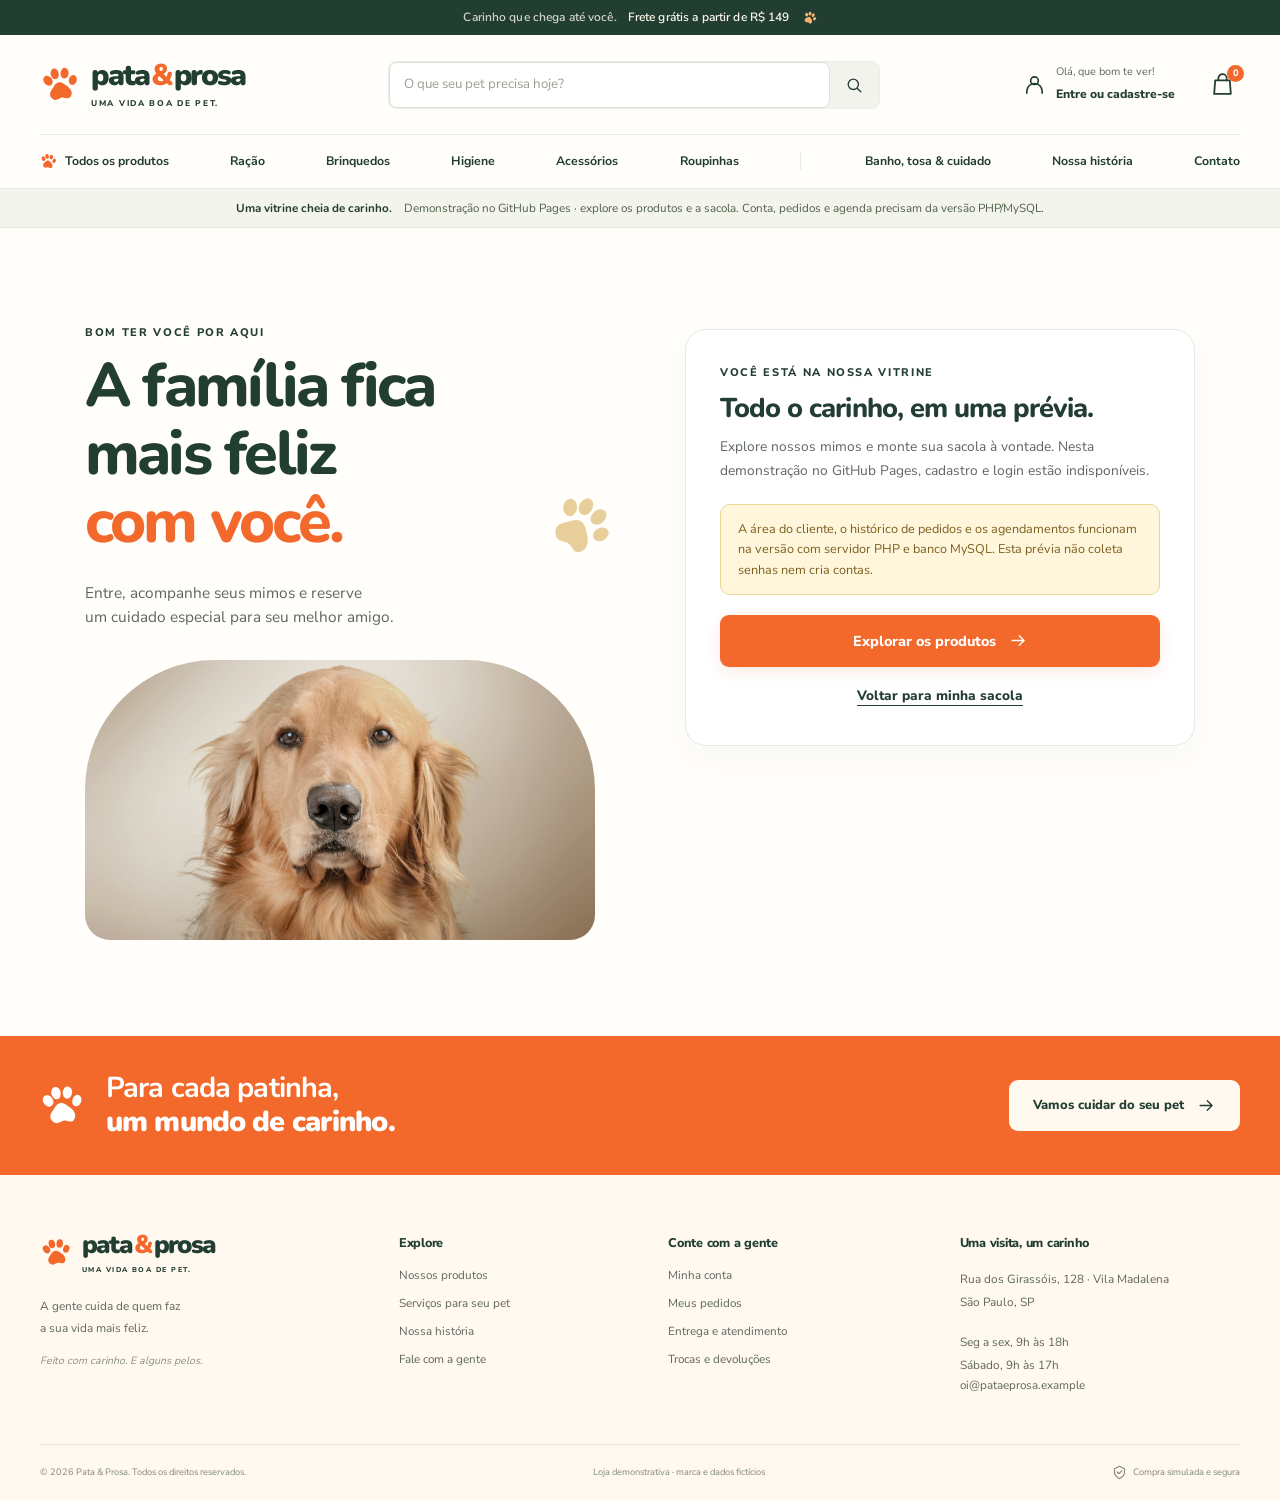
<file: docs/conta.html>
<!doctype html>
<html lang="pt-BR">
<head>
  <meta charset="utf-8">
  <meta name="viewport" content="width=device-width, initial-scale=1">
  <meta name="theme-color" content="#fc6a2b">
  <meta name="description" content="Pata & Prosa: produtos escolhidos com carinho, banho, tosa e cuidado veterinário. Tudo para uma vida boa de pet.">
  <title>Seu cantinho · Pata & Prosa</title>
  <link rel="icon" type="image/svg+xml" href="./assets/images/favicon.svg">
  <link rel="stylesheet" href="./assets/css/style.css">
  <link rel="stylesheet" href="./assets/css/pages.css">
<script id="pages-products" type="application/json">[{"id":1,"nome":"Ração Natural Salmão \u0026 Arroz","descricao":"Uma receita equilibrada para cães adultos, com salmão, arroz integral e muito sabor. Pacote de 2 kg. Produto fictício para demonstração.","preco":89.9,"categoria_id":1,"categoria":"Ração","imagem_url":"./assets/images/food-salmon.svg","estoque":40,"destaque":1,"preco_anterior":109.9},{"id":2,"nome":"Ração Natural Frango \u0026 Abóbora","descricao":"Comida cheia de cuidado para cães adultos de todos os portes. Frango, abóbora e ingredientes selecionados em um pacote de 2 kg. Produto fictício.","preco":79.9,"categoria_id":1,"categoria":"Ração","imagem_url":"./assets/images/food-chicken.svg","estoque":35,"destaque":0,"preco_anterior":null},{"id":3,"nome":"Corda Arco-íris","descricao":"Uma corda resistente, colorida e macia para as brincadeiras favoritas do seu melhor amigo. Comprimento de 30 cm. Supervisione o uso.","preco":29.9,"categoria_id":2,"categoria":"Brinquedos","imagem_url":"./assets/images/toy-rope.svg","estoque":60,"destaque":1,"preco_anterior":39.9},{"id":4,"nome":"Bolinha Pula \u0026 Brinca","descricao":"Textura divertida e tamanho ideal para buscar, correr e repetir. Borracha flexível, diâmetro de 7 cm. Brinquedo para cães; use com supervisão.","preco":24.9,"categoria_id":2,"categoria":"Brinquedos","imagem_url":"./assets/images/toy-ball.svg","estoque":50,"destaque":0,"preco_anterior":null},{"id":5,"nome":"Shampoo Abraço de Aveia","descricao":"Um banho com perfume suave e sensação de carinho. Shampoo demonstrativo para cães e gatos, com aveia, em frasco de 500 ml.","preco":34.9,"categoria_id":3,"categoria":"Higiene","imagem_url":"./assets/images/shampoo.svg","estoque":45,"destaque":1,"preco_anterior":null},{"id":6,"nome":"Coleira Passeio Feliz","descricao":"Passeios com cor e conforto. Coleira ajustável de nylon com fecho prático e argola metálica, tamanho M (30 a 45 cm). Cor: verde sálvia.","preco":49.9,"categoria_id":4,"categoria":"Acessórios","imagem_url":"./assets/images/collar.svg","estoque":28,"destaque":1,"preco_anterior":59.9},{"id":7,"nome":"Caminha Nuvem de Algodão","descricao":"O cantinho de descanso que abraça. Caminha macia com capa removível e base antiderrapante, 60 × 50 cm. Cor: areia.","preco":159.9,"categoria_id":4,"categoria":"Acessórios","imagem_url":"./assets/images/bed.svg","estoque":15,"destaque":0,"preco_anterior":189.9},{"id":8,"nome":"Moletom Dias de Chamego","descricao":"Para os dias fresquinhos, uma camada extra de aconchego. Moletom macio, tamanho M, com abertura para a guia. Cor: terracota.","preco":69.9,"categoria_id":5,"categoria":"Roupas","imagem_url":"./assets/images/clothing.svg","estoque":22,"destaque":0,"preco_anterior":null},{"id":9,"nome":"Ração Gatos Jardim de Sabores","descricao":"Receita fictícia de salmão para gatos adultos, em pacote de 1 kg. Grãos pequenos e uma combinação de sabores para o momento mais esperado do dia.","preco":54.9,"categoria_id":1,"categoria":"Ração","imagem_url":"./assets/images/food-salmon.svg","estoque":32,"destaque":0,"preco_anterior":null},{"id":10,"nome":"Kit Dupla Diversão","descricao":"Duas bolinhas coloridas para multiplicar a brincadeira. Borracha flexível e textura macia, 6 cm cada. Sempre supervisione o pet durante o uso.","preco":39.9,"categoria_id":2,"categoria":"Brinquedos","imagem_url":"./assets/images/toy-ball.svg","estoque":25,"destaque":0,"preco_anterior":49.9},{"id":11,"nome":"Condicionador Pelo de Nuvem","descricao":"O toque final do banho: condicionador demonstrativo para cães, com fragrância suave e embalagem de 500 ml. Aplique conforme orientações do fabricante.","preco":32.9,"categoria_id":3,"categoria":"Higiene","imagem_url":"./assets/images/shampoo.svg","estoque":30,"destaque":0,"preco_anterior":null},{"id":12,"nome":"Suéter Tricot Caramelo","descricao":"Um clássico para acompanhar os melhores cochilos. Suéter de malha flexível, tamanho P, para pets de 2 a 5 kg. Cor: caramelo.","preco":59.9,"categoria_id":5,"categoria":"Roupas","imagem_url":"./assets/images/clothing.svg","estoque":18,"destaque":0,"preco_anterior":74.9}]</script>
<script src="./assets/js/pages-adapter.js" defer></script>
<script src="./assets/js/app.js" defer></script>
</head>
<body data-hosting="github-pages" data-page="account">
<a class="skip-link" href="#main">Pular para o conteúdo</a>
<svg class="svg-library" xmlns="http://www.w3.org/2000/svg" aria-hidden="true">
 <symbol id="i-paw" viewBox="0 0 24 24"><ellipse cx="5" cy="8" rx="2.6" ry="3.3" fill="currentColor" transform="rotate(-25 5 8)"/><ellipse cx="10" cy="4.8" rx="2.5" ry="3.3" fill="currentColor"/><ellipse cx="16" cy="5.8" rx="2.5" ry="3.3" fill="currentColor" transform="rotate(18 16 5.8)"/><ellipse cx="20" cy="11" rx="2.4" ry="3.1" fill="currentColor" transform="rotate(30 20 11)"/><path d="M5 19c-2-3 1-5 3-7s4-2 6 0 5 5 3 8c-2 3-4 0-6 0s-4 2-6-1" fill="currentColor"/></symbol>
 <symbol id="i-search" viewBox="0 0 24 24"><circle cx="10.5" cy="10.5" r="6.5"/><path d="m16 16 4 4"/></symbol>
 <symbol id="i-bag" viewBox="0 0 24 24"><path d="M5 8h14l1 13H4L5 8Z"/><path d="M8 8V6a4 4 0 0 1 8 0v2"/></symbol>
 <symbol id="i-user" viewBox="0 0 24 24"><circle cx="12" cy="8" r="4"/><path d="M4 21v-2a8 8 0 0 1 16 0v2"/></symbol>
 <symbol id="i-arrow" viewBox="0 0 24 24"><path d="M4 12h15m-6-6 6 6-6 6"/></symbol>
 <symbol id="i-heart" viewBox="0 0 24 24"><path d="M20 5c-3-3-6-1-8 1-2-2-5-4-8-1-5 5 4 12 8 15 4-3 13-10 8-15Z"/></symbol>
 <symbol id="i-truck" viewBox="0 0 24 24"><path d="M2 4h12v13H2zM14 9h4l4 5v3h-8"/><circle cx="6" cy="18" r="2"/><circle cx="18" cy="18" r="2"/></symbol>
 <symbol id="i-shield" viewBox="0 0 24 24"><path d="m12 2 8 4v6c0 5-8 10-8 10S4 17 4 12V6l8-4Z"/><path d="m8 11 3 3 5-5"/></symbol>
 <symbol id="i-star" viewBox="0 0 24 24"><path d="m12 2 3 6 7 1-5 5 1 7-6-3-6 3 1-7-5-5 7-1 3-6Z"/></symbol>
 <symbol id="i-bone" viewBox="0 0 24 24"><path d="M7 3a3 3 0 0 0-5 3c-2 3 1 6 4 4l8 8c-2 3 1 6 4 4a3 3 0 0 0 3-5L7 3Z"/></symbol>
 <symbol id="i-calendar" viewBox="0 0 24 24"><rect x="3" y="5" width="18" height="16" rx="3"/><path d="M7 2v6m10-6v6M3 11h18m-13 5h3"/></symbol>
 <symbol id="i-pin" viewBox="0 0 24 24"><path d="M20 10c0 6-8 12-8 12S4 16 4 10a8 8 0 0 1 16 0Z"/><circle cx="12" cy="10" r="3"/></symbol>
 <symbol id="i-clock" viewBox="0 0 24 24"><circle cx="12" cy="12" r="9"/><path d="M12 6v6l4 2"/></symbol>
 <symbol id="i-check" viewBox="0 0 24 24"><path d="m5 12 4 4L19 6"/></symbol>
 <symbol id="i-close" viewBox="0 0 24 24"><path d="m6 6 12 12M6 18 18 6"/></symbol>
 <symbol id="i-menu" viewBox="0 0 24 24"><path d="M3 6h18M3 12h18M3 18h18"/></symbol>
 <symbol id="i-mail" viewBox="0 0 24 24"><rect x="2" y="4" width="20" height="16" rx="3"/><path d="m3 6 9 7 9-7"/></symbol>
 <symbol id="i-scissors" viewBox="0 0 24 24"><circle cx="5" cy="5" r="3"/><circle cx="5" cy="19" r="3"/><path d="m7 7 14 14M7 17 21 3M12 12l3-3"/></symbol>
</svg>
<div class="announcement"><span>Carinho que chega até você.</span> Frete grátis a partir de R$ 149 <span class="announcement-paw"><svg class="icon " aria-hidden="true"><use href="#i-paw"/></svg></span></div>
<header class="site-header">
 <div class="container header-main">
  <a class="brand" href="index.html" aria-label="Pata e Prosa, início"><span class="brand-icon"><svg class="icon " aria-hidden="true"><use href="#i-paw"/></svg></span><span>pata<span class="brand-amp">&</span>prosa<small>UMA VIDA BOA DE PET.</small></span></a>
  <form class="header-search" action="catalogo.html" role="search"><label class="sr-only" for="search">O que seu pet precisa?</label><input id="search" name="q" placeholder="O que seu pet precisa hoje?" autocomplete="off"><button aria-label="Buscar produtos"><svg class="icon " aria-hidden="true"><use href="#i-search"/></svg></button></form>
  <div class="header-actions"><a href="conta.html" class="account-link" aria-label="Minha conta"><svg class="icon " aria-hidden="true"><use href="#i-user"/></svg><span><small>Olá, que bom te ver!</small><b data-user-label>Entre ou cadastre-se</b></span></a><a class="cart-link" href="carrinho.html" aria-label="Ver carrinho"><svg class="icon " aria-hidden="true"><use href="#i-bag"/></svg><span data-cart-count>0</span></a><button class="menu-toggle icon-btn" aria-label="Abrir menu" aria-expanded="false" aria-controls="main-nav"><svg class="icon " aria-hidden="true"><use href="#i-menu"/></svg></button></div>
 </div>
 <nav class="main-nav" id="main-nav" aria-label="Menu principal"><div class="container nav-inner"><a href="catalogo.html" class="nav-catalog "><svg class="icon " aria-hidden="true"><use href="#i-paw"/></svg> Todos os produtos</a><a href="catalogo.html?categoria=1">Ração</a><a href="catalogo.html?categoria=2">Brinquedos</a><a href="catalogo.html?categoria=3">Higiene</a><a href="catalogo.html?categoria=4">Acessórios</a><a href="catalogo.html?categoria=5">Roupinhas</a><span class="nav-divider"></span><a href="agendamento.html" class="">Banho, tosa & cuidado</a><a href="sobre.html">Nossa história</a><a href="contato.html">Contato</a></div></nav>
</header>
<aside class="pages-banner" aria-label="Sobre esta demonstração"><div class="container"><strong>Uma vitrine cheia de carinho.</strong><span>Demonstração no GitHub Pages · explore os produtos e a sacola. Conta, pedidos e agenda precisam da versão PHP/MySQL.</span></div></aside>
<main id="main">
<noscript><div class="container notice">Ative o JavaScript para explorar o catálogo, usar a sacola e acessar sua conta.</div></noscript>
<section class="page-intro"><div class="container"><span class="eyebrow">BEM-VINDO AO SEU CANTINHO</span><h1 id="account-greeting">Sua família, nossos cuidados.</h1><p>Seus pedidos, próximos cuidados e dados, pertinho de você.</p></div></section><section class="section"><div class="container" id="account-content"><p class="loading">Preparando seu cantinho…</p></div></section>
</main>
<section class="footer-invite"><div class="container"><div><svg class="icon " aria-hidden="true"><use href="#i-paw"/></svg><p>Para cada patinha,<br><strong>um mundo de carinho.</strong></p></div><a class="btn btn-light" href="agendamento.html">Vamos cuidar do seu pet <svg class="icon " aria-hidden="true"><use href="#i-arrow"/></svg></a></div></section>
<footer class="site-footer"><div class="container footer-grid"><div><a class="brand" href="index.html"><span class="brand-icon"><svg class="icon " aria-hidden="true"><use href="#i-paw"/></svg></span><span>pata<span class="brand-amp">&</span>prosa<small>UMA VIDA BOA DE PET.</small></span></a><p>A gente cuida de quem faz<br>a sua vida mais feliz.</p><span class="footer-note">Feito com carinho. E alguns pelos.</span></div><div><h3>Explore</h3><a href="catalogo.html">Nossos produtos</a><a href="agendamento.html">Serviços para seu pet</a><a href="sobre.html">Nossa história</a><a href="contato.html">Fale com a gente</a></div><div><h3>Conte com a gente</h3><a href="conta.html">Minha conta</a><a href="conta.html#pedidos">Meus pedidos</a><a href="contato.html?assunto=Entrega">Entrega e atendimento</a><a href="contato.html?assunto=Trocas">Trocas e devoluções</a></div><div><h3>Uma visita, um carinho</h3><p>Rua dos Girassóis, 128 · Vila Madalena<br>São Paulo, SP</p><p>Seg a sex, 9h às 18h<br>Sábado, 9h às 17h</p><a href="contato.html">oi@pataeprosa.example</a></div></div><div class="container footer-bottom"><span>© 2026 Pata & Prosa. Todos os direitos reservados.</span><span>Loja demonstrativa · marca e dados fictícios</span><span><svg class="icon " aria-hidden="true"><use href="#i-shield"/></svg> Compra simulada e segura</span></div></footer>
<div class="toast-region" aria-live="polite" aria-atomic="true" id="toasts"></div>
<dialog id="confirm-dialog"><form method="dialog"><button class="dialog-close icon-btn" value="cancel" aria-label="Fechar"><svg class="icon " aria-hidden="true"><use href="#i-close"/></svg></button><h2 id="confirm-title">Tudo certo!</h2><p id="confirm-message"></p><button class="btn btn-primary" value="ok">Entendi <svg class="icon " aria-hidden="true"><use href="#i-check"/></svg></button></form></dialog>
</body></html>
</file>
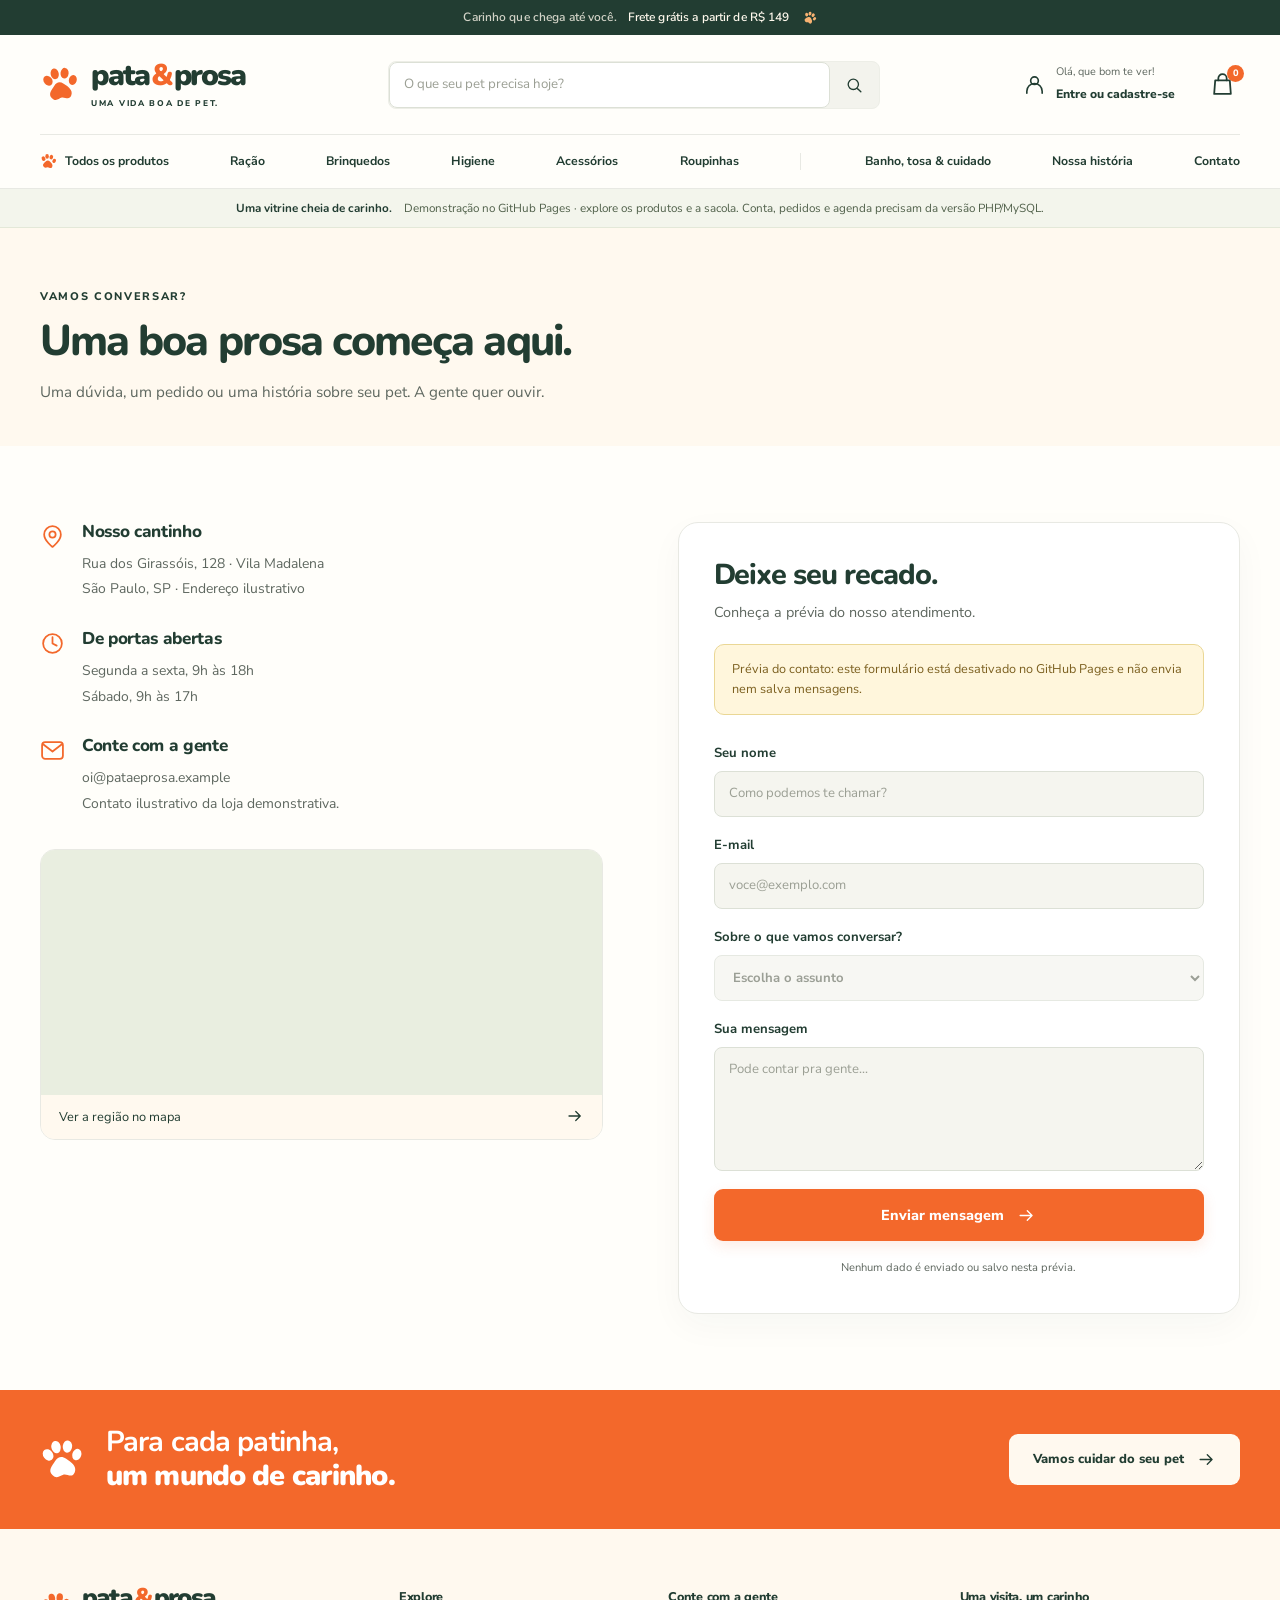
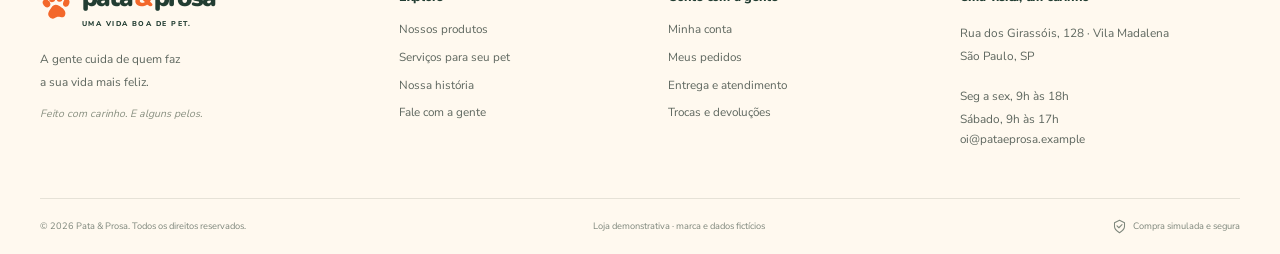
<file: docs/contato.html>
<!doctype html>
<html lang="pt-BR">
<head>
  <meta charset="utf-8">
  <meta name="viewport" content="width=device-width, initial-scale=1">
  <meta name="theme-color" content="#fc6a2b">
  <meta name="description" content="Pata & Prosa: produtos escolhidos com carinho, banho, tosa e cuidado veterinário. Tudo para uma vida boa de pet.">
  <title>Uma boa prosa começa aqui · Pata & Prosa</title>
  <link rel="icon" type="image/svg+xml" href="./assets/images/favicon.svg">
  <link rel="stylesheet" href="./assets/css/style.css">
  <link rel="stylesheet" href="./assets/css/pages.css">
<script id="pages-products" type="application/json">[{"id":1,"nome":"Ração Natural Salmão \u0026 Arroz","descricao":"Uma receita equilibrada para cães adultos, com salmão, arroz integral e muito sabor. Pacote de 2 kg. Produto fictício para demonstração.","preco":89.9,"categoria_id":1,"categoria":"Ração","imagem_url":"./assets/images/food-salmon.svg","estoque":40,"destaque":1,"preco_anterior":109.9},{"id":2,"nome":"Ração Natural Frango \u0026 Abóbora","descricao":"Comida cheia de cuidado para cães adultos de todos os portes. Frango, abóbora e ingredientes selecionados em um pacote de 2 kg. Produto fictício.","preco":79.9,"categoria_id":1,"categoria":"Ração","imagem_url":"./assets/images/food-chicken.svg","estoque":35,"destaque":0,"preco_anterior":null},{"id":3,"nome":"Corda Arco-íris","descricao":"Uma corda resistente, colorida e macia para as brincadeiras favoritas do seu melhor amigo. Comprimento de 30 cm. Supervisione o uso.","preco":29.9,"categoria_id":2,"categoria":"Brinquedos","imagem_url":"./assets/images/toy-rope.svg","estoque":60,"destaque":1,"preco_anterior":39.9},{"id":4,"nome":"Bolinha Pula \u0026 Brinca","descricao":"Textura divertida e tamanho ideal para buscar, correr e repetir. Borracha flexível, diâmetro de 7 cm. Brinquedo para cães; use com supervisão.","preco":24.9,"categoria_id":2,"categoria":"Brinquedos","imagem_url":"./assets/images/toy-ball.svg","estoque":50,"destaque":0,"preco_anterior":null},{"id":5,"nome":"Shampoo Abraço de Aveia","descricao":"Um banho com perfume suave e sensação de carinho. Shampoo demonstrativo para cães e gatos, com aveia, em frasco de 500 ml.","preco":34.9,"categoria_id":3,"categoria":"Higiene","imagem_url":"./assets/images/shampoo.svg","estoque":45,"destaque":1,"preco_anterior":null},{"id":6,"nome":"Coleira Passeio Feliz","descricao":"Passeios com cor e conforto. Coleira ajustável de nylon com fecho prático e argola metálica, tamanho M (30 a 45 cm). Cor: verde sálvia.","preco":49.9,"categoria_id":4,"categoria":"Acessórios","imagem_url":"./assets/images/collar.svg","estoque":28,"destaque":1,"preco_anterior":59.9},{"id":7,"nome":"Caminha Nuvem de Algodão","descricao":"O cantinho de descanso que abraça. Caminha macia com capa removível e base antiderrapante, 60 × 50 cm. Cor: areia.","preco":159.9,"categoria_id":4,"categoria":"Acessórios","imagem_url":"./assets/images/bed.svg","estoque":15,"destaque":0,"preco_anterior":189.9},{"id":8,"nome":"Moletom Dias de Chamego","descricao":"Para os dias fresquinhos, uma camada extra de aconchego. Moletom macio, tamanho M, com abertura para a guia. Cor: terracota.","preco":69.9,"categoria_id":5,"categoria":"Roupas","imagem_url":"./assets/images/clothing.svg","estoque":22,"destaque":0,"preco_anterior":null},{"id":9,"nome":"Ração Gatos Jardim de Sabores","descricao":"Receita fictícia de salmão para gatos adultos, em pacote de 1 kg. Grãos pequenos e uma combinação de sabores para o momento mais esperado do dia.","preco":54.9,"categoria_id":1,"categoria":"Ração","imagem_url":"./assets/images/food-salmon.svg","estoque":32,"destaque":0,"preco_anterior":null},{"id":10,"nome":"Kit Dupla Diversão","descricao":"Duas bolinhas coloridas para multiplicar a brincadeira. Borracha flexível e textura macia, 6 cm cada. Sempre supervisione o pet durante o uso.","preco":39.9,"categoria_id":2,"categoria":"Brinquedos","imagem_url":"./assets/images/toy-ball.svg","estoque":25,"destaque":0,"preco_anterior":49.9},{"id":11,"nome":"Condicionador Pelo de Nuvem","descricao":"O toque final do banho: condicionador demonstrativo para cães, com fragrância suave e embalagem de 500 ml. Aplique conforme orientações do fabricante.","preco":32.9,"categoria_id":3,"categoria":"Higiene","imagem_url":"./assets/images/shampoo.svg","estoque":30,"destaque":0,"preco_anterior":null},{"id":12,"nome":"Suéter Tricot Caramelo","descricao":"Um clássico para acompanhar os melhores cochilos. Suéter de malha flexível, tamanho P, para pets de 2 a 5 kg. Cor: caramelo.","preco":59.9,"categoria_id":5,"categoria":"Roupas","imagem_url":"./assets/images/clothing.svg","estoque":18,"destaque":0,"preco_anterior":74.9}]</script>
<script src="./assets/js/pages-adapter.js" defer></script>
<script src="./assets/js/app.js" defer></script>
</head>
<body data-hosting="github-pages" data-page="contact">
<a class="skip-link" href="#main">Pular para o conteúdo</a>
<svg class="svg-library" xmlns="http://www.w3.org/2000/svg" aria-hidden="true">
 <symbol id="i-paw" viewBox="0 0 24 24"><ellipse cx="5" cy="8" rx="2.6" ry="3.3" fill="currentColor" transform="rotate(-25 5 8)"/><ellipse cx="10" cy="4.8" rx="2.5" ry="3.3" fill="currentColor"/><ellipse cx="16" cy="5.8" rx="2.5" ry="3.3" fill="currentColor" transform="rotate(18 16 5.8)"/><ellipse cx="20" cy="11" rx="2.4" ry="3.1" fill="currentColor" transform="rotate(30 20 11)"/><path d="M5 19c-2-3 1-5 3-7s4-2 6 0 5 5 3 8c-2 3-4 0-6 0s-4 2-6-1" fill="currentColor"/></symbol>
 <symbol id="i-search" viewBox="0 0 24 24"><circle cx="10.5" cy="10.5" r="6.5"/><path d="m16 16 4 4"/></symbol>
 <symbol id="i-bag" viewBox="0 0 24 24"><path d="M5 8h14l1 13H4L5 8Z"/><path d="M8 8V6a4 4 0 0 1 8 0v2"/></symbol>
 <symbol id="i-user" viewBox="0 0 24 24"><circle cx="12" cy="8" r="4"/><path d="M4 21v-2a8 8 0 0 1 16 0v2"/></symbol>
 <symbol id="i-arrow" viewBox="0 0 24 24"><path d="M4 12h15m-6-6 6 6-6 6"/></symbol>
 <symbol id="i-heart" viewBox="0 0 24 24"><path d="M20 5c-3-3-6-1-8 1-2-2-5-4-8-1-5 5 4 12 8 15 4-3 13-10 8-15Z"/></symbol>
 <symbol id="i-truck" viewBox="0 0 24 24"><path d="M2 4h12v13H2zM14 9h4l4 5v3h-8"/><circle cx="6" cy="18" r="2"/><circle cx="18" cy="18" r="2"/></symbol>
 <symbol id="i-shield" viewBox="0 0 24 24"><path d="m12 2 8 4v6c0 5-8 10-8 10S4 17 4 12V6l8-4Z"/><path d="m8 11 3 3 5-5"/></symbol>
 <symbol id="i-star" viewBox="0 0 24 24"><path d="m12 2 3 6 7 1-5 5 1 7-6-3-6 3 1-7-5-5 7-1 3-6Z"/></symbol>
 <symbol id="i-bone" viewBox="0 0 24 24"><path d="M7 3a3 3 0 0 0-5 3c-2 3 1 6 4 4l8 8c-2 3 1 6 4 4a3 3 0 0 0 3-5L7 3Z"/></symbol>
 <symbol id="i-calendar" viewBox="0 0 24 24"><rect x="3" y="5" width="18" height="16" rx="3"/><path d="M7 2v6m10-6v6M3 11h18m-13 5h3"/></symbol>
 <symbol id="i-pin" viewBox="0 0 24 24"><path d="M20 10c0 6-8 12-8 12S4 16 4 10a8 8 0 0 1 16 0Z"/><circle cx="12" cy="10" r="3"/></symbol>
 <symbol id="i-clock" viewBox="0 0 24 24"><circle cx="12" cy="12" r="9"/><path d="M12 6v6l4 2"/></symbol>
 <symbol id="i-check" viewBox="0 0 24 24"><path d="m5 12 4 4L19 6"/></symbol>
 <symbol id="i-close" viewBox="0 0 24 24"><path d="m6 6 12 12M6 18 18 6"/></symbol>
 <symbol id="i-menu" viewBox="0 0 24 24"><path d="M3 6h18M3 12h18M3 18h18"/></symbol>
 <symbol id="i-mail" viewBox="0 0 24 24"><rect x="2" y="4" width="20" height="16" rx="3"/><path d="m3 6 9 7 9-7"/></symbol>
 <symbol id="i-scissors" viewBox="0 0 24 24"><circle cx="5" cy="5" r="3"/><circle cx="5" cy="19" r="3"/><path d="m7 7 14 14M7 17 21 3M12 12l3-3"/></symbol>
</svg>
<div class="announcement"><span>Carinho que chega até você.</span> Frete grátis a partir de R$ 149 <span class="announcement-paw"><svg class="icon " aria-hidden="true"><use href="#i-paw"/></svg></span></div>
<header class="site-header">
 <div class="container header-main">
  <a class="brand" href="index.html" aria-label="Pata e Prosa, início"><span class="brand-icon"><svg class="icon " aria-hidden="true"><use href="#i-paw"/></svg></span><span>pata<span class="brand-amp">&</span>prosa<small>UMA VIDA BOA DE PET.</small></span></a>
  <form class="header-search" action="catalogo.html" role="search"><label class="sr-only" for="search">O que seu pet precisa?</label><input id="search" name="q" placeholder="O que seu pet precisa hoje?" autocomplete="off"><button aria-label="Buscar produtos"><svg class="icon " aria-hidden="true"><use href="#i-search"/></svg></button></form>
  <div class="header-actions"><a href="conta.html" class="account-link" aria-label="Minha conta"><svg class="icon " aria-hidden="true"><use href="#i-user"/></svg><span><small>Olá, que bom te ver!</small><b data-user-label>Entre ou cadastre-se</b></span></a><a class="cart-link" href="carrinho.html" aria-label="Ver carrinho"><svg class="icon " aria-hidden="true"><use href="#i-bag"/></svg><span data-cart-count>0</span></a><button class="menu-toggle icon-btn" aria-label="Abrir menu" aria-expanded="false" aria-controls="main-nav"><svg class="icon " aria-hidden="true"><use href="#i-menu"/></svg></button></div>
 </div>
 <nav class="main-nav" id="main-nav" aria-label="Menu principal"><div class="container nav-inner"><a href="catalogo.html" class="nav-catalog "><svg class="icon " aria-hidden="true"><use href="#i-paw"/></svg> Todos os produtos</a><a href="catalogo.html?categoria=1">Ração</a><a href="catalogo.html?categoria=2">Brinquedos</a><a href="catalogo.html?categoria=3">Higiene</a><a href="catalogo.html?categoria=4">Acessórios</a><a href="catalogo.html?categoria=5">Roupinhas</a><span class="nav-divider"></span><a href="agendamento.html" class="">Banho, tosa & cuidado</a><a href="sobre.html">Nossa história</a><a href="contato.html">Contato</a></div></nav>
</header>
<aside class="pages-banner" aria-label="Sobre esta demonstração"><div class="container"><strong>Uma vitrine cheia de carinho.</strong><span>Demonstração no GitHub Pages · explore os produtos e a sacola. Conta, pedidos e agenda precisam da versão PHP/MySQL.</span></div></aside>
<main id="main">
<noscript><div class="container notice">Ative o JavaScript para explorar o catálogo, usar a sacola e acessar sua conta.</div></noscript>
<section class="page-intro"><div class="container"><span class="eyebrow">VAMOS CONVERSAR?</span><h1>Uma boa prosa começa aqui.</h1><p>Uma dúvida, um pedido ou uma história sobre seu pet. A gente quer ouvir.</p></div></section><section class="section"><div class="container contact-layout"><div><div class="contact-detail"><svg class="icon " aria-hidden="true"><use href="#i-pin"/></svg><div><h3>Nosso cantinho</h3><p>Rua dos Girassóis, 128 · Vila Madalena<br>São Paulo, SP · Endereço ilustrativo</p></div></div><div class="contact-detail"><svg class="icon " aria-hidden="true"><use href="#i-clock"/></svg><div><h3>De portas abertas</h3><p>Segunda a sexta, 9h às 18h<br>Sábado, 9h às 17h</p></div></div><div class="contact-detail"><svg class="icon " aria-hidden="true"><use href="#i-mail"/></svg><div><h3>Conte com a gente</h3><p>oi@pataeprosa.example<br>Contato ilustrativo da loja demonstrativa.</p></div></div><div class="map-wrap"><iframe title="Mapa da região de Vila Madalena, São Paulo" src="https://www.openstreetmap.org/export/embed.html?bbox=-46.702%2C-23.558%2C-46.68%2C-23.542&amp;layer=mapnik" loading="lazy" referrerpolicy="no-referrer"></iframe><a href="https://www.openstreetmap.org/#map=15/-23.550/-46.691" target="_blank" rel="noopener noreferrer">Ver a região no mapa <svg class="icon " aria-hidden="true"><use href="#i-arrow"/></svg></a></div></div><div class="panel"><h2>Deixe seu recado.</h2><p>Conheça a prévia do nosso atendimento.</p><div class="notice">Prévia do contato: este formulário está desativado no GitHub Pages e não envia nem salva mensagens.</div><form method="post" id="contact-form" class="form-stack"><label>Seu nome<input disabled name="nome" autocomplete="name" required minlength="3" maxlength="100" placeholder="Como podemos te chamar?"></label><label>E-mail<input disabled type="email" name="email" autocomplete="email" required maxlength="190" placeholder="voce@exemplo.com"></label><label>Sobre o que vamos conversar?<select disabled name="assunto" required><option value="">Escolha o assunto</option><option>Produtos</option><option>Serviços</option><option>Entrega</option><option>Trocas</option><option>Outros</option></select></label><label>Sua mensagem<textarea disabled name="mensagem" rows="5" placeholder="Pode contar pra gente…" required minlength="10" maxlength="3000"></textarea></label><p class="form-feedback" role="status"></p><button class="btn btn-primary" type="button" data-pages-unavailable="true">Enviar mensagem <svg class="icon " aria-hidden="true"><use href="#i-arrow"/></svg></button><small class="form-hint">Nenhum dado é enviado ou salvo nesta prévia.</small></form></div></div></section>
</main>
<section class="footer-invite"><div class="container"><div><svg class="icon " aria-hidden="true"><use href="#i-paw"/></svg><p>Para cada patinha,<br><strong>um mundo de carinho.</strong></p></div><a class="btn btn-light" href="agendamento.html">Vamos cuidar do seu pet <svg class="icon " aria-hidden="true"><use href="#i-arrow"/></svg></a></div></section>
<footer class="site-footer"><div class="container footer-grid"><div><a class="brand" href="index.html"><span class="brand-icon"><svg class="icon " aria-hidden="true"><use href="#i-paw"/></svg></span><span>pata<span class="brand-amp">&</span>prosa<small>UMA VIDA BOA DE PET.</small></span></a><p>A gente cuida de quem faz<br>a sua vida mais feliz.</p><span class="footer-note">Feito com carinho. E alguns pelos.</span></div><div><h3>Explore</h3><a href="catalogo.html">Nossos produtos</a><a href="agendamento.html">Serviços para seu pet</a><a href="sobre.html">Nossa história</a><a href="contato.html">Fale com a gente</a></div><div><h3>Conte com a gente</h3><a href="conta.html">Minha conta</a><a href="conta.html#pedidos">Meus pedidos</a><a href="contato.html?assunto=Entrega">Entrega e atendimento</a><a href="contato.html?assunto=Trocas">Trocas e devoluções</a></div><div><h3>Uma visita, um carinho</h3><p>Rua dos Girassóis, 128 · Vila Madalena<br>São Paulo, SP</p><p>Seg a sex, 9h às 18h<br>Sábado, 9h às 17h</p><a href="contato.html">oi@pataeprosa.example</a></div></div><div class="container footer-bottom"><span>© 2026 Pata & Prosa. Todos os direitos reservados.</span><span>Loja demonstrativa · marca e dados fictícios</span><span><svg class="icon " aria-hidden="true"><use href="#i-shield"/></svg> Compra simulada e segura</span></div></footer>
<div class="toast-region" aria-live="polite" aria-atomic="true" id="toasts"></div>
<dialog id="confirm-dialog"><form method="dialog"><button class="dialog-close icon-btn" value="cancel" aria-label="Fechar"><svg class="icon " aria-hidden="true"><use href="#i-close"/></svg></button><h2 id="confirm-title">Tudo certo!</h2><p id="confirm-message"></p><button class="btn btn-primary" value="ok">Entendi <svg class="icon " aria-hidden="true"><use href="#i-check"/></svg></button></form></dialog>
</body></html>
</file>
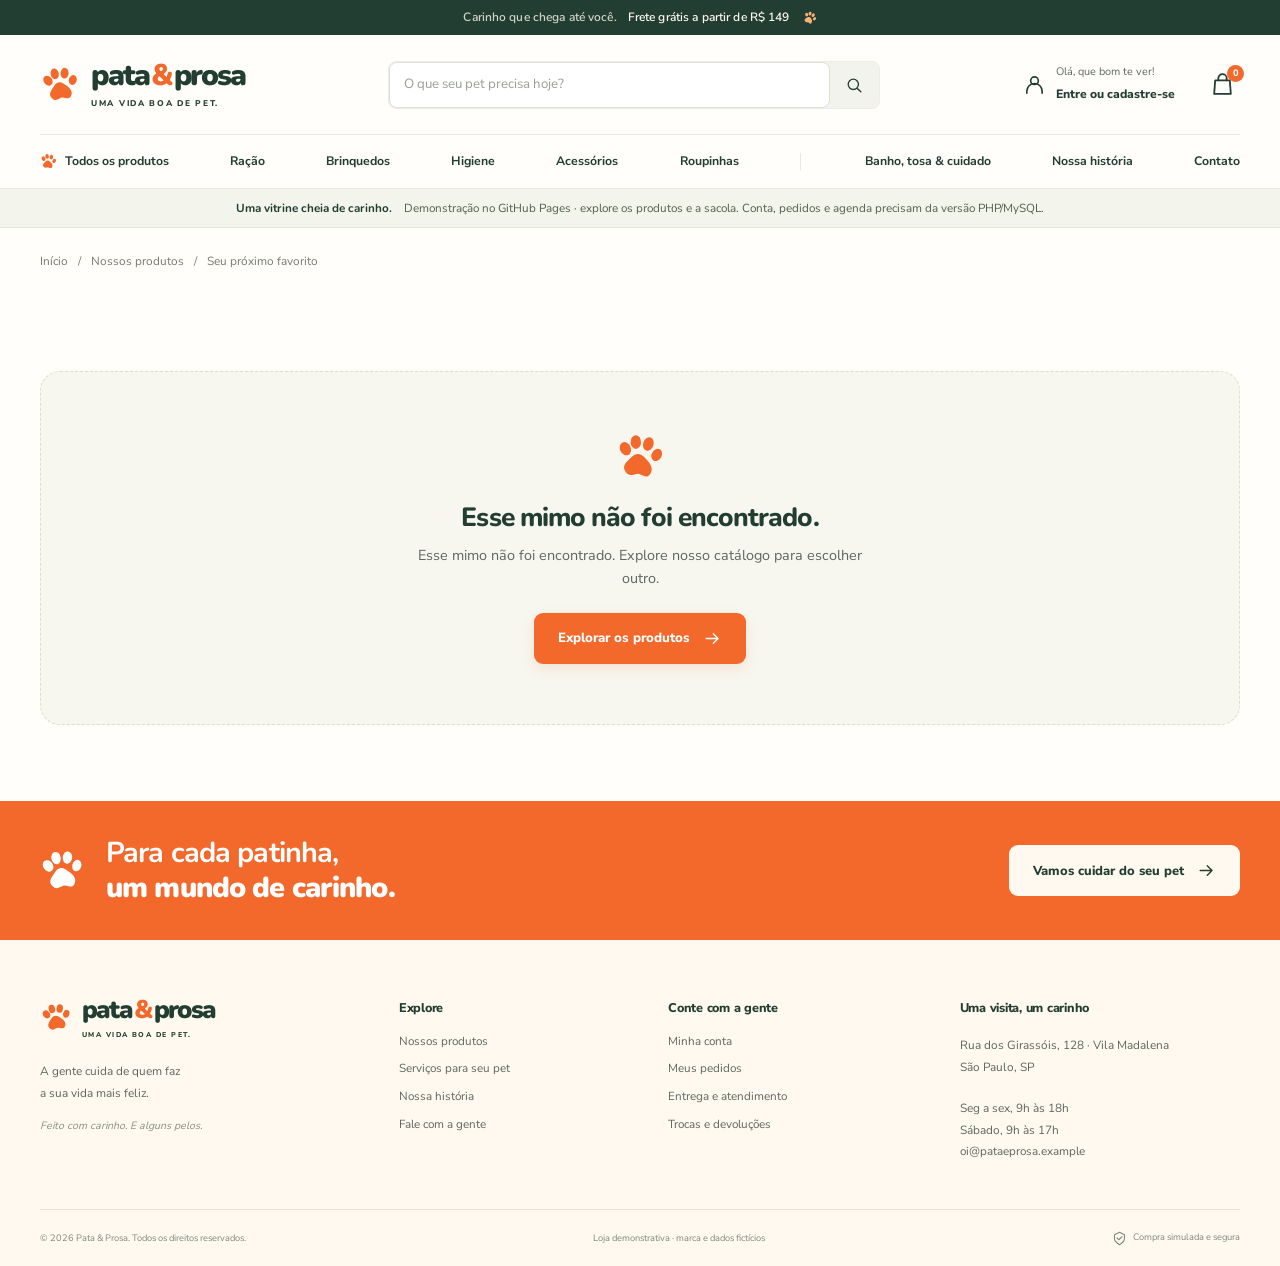
<file: docs/produto.html>
<!doctype html>
<html lang="pt-BR">
<head>
  <meta charset="utf-8">
  <meta name="viewport" content="width=device-width, initial-scale=1">
  <meta name="theme-color" content="#fc6a2b">
  <meta name="description" content="Pata & Prosa: produtos escolhidos com carinho, banho, tosa e cuidado veterinário. Tudo para uma vida boa de pet.">
  <title>Um mimo para seu pet · Pata & Prosa</title>
  <link rel="icon" type="image/svg+xml" href="./assets/images/favicon.svg">
  <link rel="stylesheet" href="./assets/css/style.css">
  <link rel="stylesheet" href="./assets/css/pages.css">
<script id="pages-products" type="application/json">[{"id":1,"nome":"Ração Natural Salmão \u0026 Arroz","descricao":"Uma receita equilibrada para cães adultos, com salmão, arroz integral e muito sabor. Pacote de 2 kg. Produto fictício para demonstração.","preco":89.9,"categoria_id":1,"categoria":"Ração","imagem_url":"./assets/images/food-salmon.svg","estoque":40,"destaque":1,"preco_anterior":109.9},{"id":2,"nome":"Ração Natural Frango \u0026 Abóbora","descricao":"Comida cheia de cuidado para cães adultos de todos os portes. Frango, abóbora e ingredientes selecionados em um pacote de 2 kg. Produto fictício.","preco":79.9,"categoria_id":1,"categoria":"Ração","imagem_url":"./assets/images/food-chicken.svg","estoque":35,"destaque":0,"preco_anterior":null},{"id":3,"nome":"Corda Arco-íris","descricao":"Uma corda resistente, colorida e macia para as brincadeiras favoritas do seu melhor amigo. Comprimento de 30 cm. Supervisione o uso.","preco":29.9,"categoria_id":2,"categoria":"Brinquedos","imagem_url":"./assets/images/toy-rope.svg","estoque":60,"destaque":1,"preco_anterior":39.9},{"id":4,"nome":"Bolinha Pula \u0026 Brinca","descricao":"Textura divertida e tamanho ideal para buscar, correr e repetir. Borracha flexível, diâmetro de 7 cm. Brinquedo para cães; use com supervisão.","preco":24.9,"categoria_id":2,"categoria":"Brinquedos","imagem_url":"./assets/images/toy-ball.svg","estoque":50,"destaque":0,"preco_anterior":null},{"id":5,"nome":"Shampoo Abraço de Aveia","descricao":"Um banho com perfume suave e sensação de carinho. Shampoo demonstrativo para cães e gatos, com aveia, em frasco de 500 ml.","preco":34.9,"categoria_id":3,"categoria":"Higiene","imagem_url":"./assets/images/shampoo.svg","estoque":45,"destaque":1,"preco_anterior":null},{"id":6,"nome":"Coleira Passeio Feliz","descricao":"Passeios com cor e conforto. Coleira ajustável de nylon com fecho prático e argola metálica, tamanho M (30 a 45 cm). Cor: verde sálvia.","preco":49.9,"categoria_id":4,"categoria":"Acessórios","imagem_url":"./assets/images/collar.svg","estoque":28,"destaque":1,"preco_anterior":59.9},{"id":7,"nome":"Caminha Nuvem de Algodão","descricao":"O cantinho de descanso que abraça. Caminha macia com capa removível e base antiderrapante, 60 × 50 cm. Cor: areia.","preco":159.9,"categoria_id":4,"categoria":"Acessórios","imagem_url":"./assets/images/bed.svg","estoque":15,"destaque":0,"preco_anterior":189.9},{"id":8,"nome":"Moletom Dias de Chamego","descricao":"Para os dias fresquinhos, uma camada extra de aconchego. Moletom macio, tamanho M, com abertura para a guia. Cor: terracota.","preco":69.9,"categoria_id":5,"categoria":"Roupas","imagem_url":"./assets/images/clothing.svg","estoque":22,"destaque":0,"preco_anterior":null},{"id":9,"nome":"Ração Gatos Jardim de Sabores","descricao":"Receita fictícia de salmão para gatos adultos, em pacote de 1 kg. Grãos pequenos e uma combinação de sabores para o momento mais esperado do dia.","preco":54.9,"categoria_id":1,"categoria":"Ração","imagem_url":"./assets/images/food-salmon.svg","estoque":32,"destaque":0,"preco_anterior":null},{"id":10,"nome":"Kit Dupla Diversão","descricao":"Duas bolinhas coloridas para multiplicar a brincadeira. Borracha flexível e textura macia, 6 cm cada. Sempre supervisione o pet durante o uso.","preco":39.9,"categoria_id":2,"categoria":"Brinquedos","imagem_url":"./assets/images/toy-ball.svg","estoque":25,"destaque":0,"preco_anterior":49.9},{"id":11,"nome":"Condicionador Pelo de Nuvem","descricao":"O toque final do banho: condicionador demonstrativo para cães, com fragrância suave e embalagem de 500 ml. Aplique conforme orientações do fabricante.","preco":32.9,"categoria_id":3,"categoria":"Higiene","imagem_url":"./assets/images/shampoo.svg","estoque":30,"destaque":0,"preco_anterior":null},{"id":12,"nome":"Suéter Tricot Caramelo","descricao":"Um clássico para acompanhar os melhores cochilos. Suéter de malha flexível, tamanho P, para pets de 2 a 5 kg. Cor: caramelo.","preco":59.9,"categoria_id":5,"categoria":"Roupas","imagem_url":"./assets/images/clothing.svg","estoque":18,"destaque":0,"preco_anterior":74.9}]</script>
<script src="./assets/js/pages-adapter.js" defer></script>
<script src="./assets/js/app.js" defer></script>
</head>
<body data-hosting="github-pages" data-page="product">
<a class="skip-link" href="#main">Pular para o conteúdo</a>
<svg class="svg-library" xmlns="http://www.w3.org/2000/svg" aria-hidden="true">
 <symbol id="i-paw" viewBox="0 0 24 24"><ellipse cx="5" cy="8" rx="2.6" ry="3.3" fill="currentColor" transform="rotate(-25 5 8)"/><ellipse cx="10" cy="4.8" rx="2.5" ry="3.3" fill="currentColor"/><ellipse cx="16" cy="5.8" rx="2.5" ry="3.3" fill="currentColor" transform="rotate(18 16 5.8)"/><ellipse cx="20" cy="11" rx="2.4" ry="3.1" fill="currentColor" transform="rotate(30 20 11)"/><path d="M5 19c-2-3 1-5 3-7s4-2 6 0 5 5 3 8c-2 3-4 0-6 0s-4 2-6-1" fill="currentColor"/></symbol>
 <symbol id="i-search" viewBox="0 0 24 24"><circle cx="10.5" cy="10.5" r="6.5"/><path d="m16 16 4 4"/></symbol>
 <symbol id="i-bag" viewBox="0 0 24 24"><path d="M5 8h14l1 13H4L5 8Z"/><path d="M8 8V6a4 4 0 0 1 8 0v2"/></symbol>
 <symbol id="i-user" viewBox="0 0 24 24"><circle cx="12" cy="8" r="4"/><path d="M4 21v-2a8 8 0 0 1 16 0v2"/></symbol>
 <symbol id="i-arrow" viewBox="0 0 24 24"><path d="M4 12h15m-6-6 6 6-6 6"/></symbol>
 <symbol id="i-heart" viewBox="0 0 24 24"><path d="M20 5c-3-3-6-1-8 1-2-2-5-4-8-1-5 5 4 12 8 15 4-3 13-10 8-15Z"/></symbol>
 <symbol id="i-truck" viewBox="0 0 24 24"><path d="M2 4h12v13H2zM14 9h4l4 5v3h-8"/><circle cx="6" cy="18" r="2"/><circle cx="18" cy="18" r="2"/></symbol>
 <symbol id="i-shield" viewBox="0 0 24 24"><path d="m12 2 8 4v6c0 5-8 10-8 10S4 17 4 12V6l8-4Z"/><path d="m8 11 3 3 5-5"/></symbol>
 <symbol id="i-star" viewBox="0 0 24 24"><path d="m12 2 3 6 7 1-5 5 1 7-6-3-6 3 1-7-5-5 7-1 3-6Z"/></symbol>
 <symbol id="i-bone" viewBox="0 0 24 24"><path d="M7 3a3 3 0 0 0-5 3c-2 3 1 6 4 4l8 8c-2 3 1 6 4 4a3 3 0 0 0 3-5L7 3Z"/></symbol>
 <symbol id="i-calendar" viewBox="0 0 24 24"><rect x="3" y="5" width="18" height="16" rx="3"/><path d="M7 2v6m10-6v6M3 11h18m-13 5h3"/></symbol>
 <symbol id="i-pin" viewBox="0 0 24 24"><path d="M20 10c0 6-8 12-8 12S4 16 4 10a8 8 0 0 1 16 0Z"/><circle cx="12" cy="10" r="3"/></symbol>
 <symbol id="i-clock" viewBox="0 0 24 24"><circle cx="12" cy="12" r="9"/><path d="M12 6v6l4 2"/></symbol>
 <symbol id="i-check" viewBox="0 0 24 24"><path d="m5 12 4 4L19 6"/></symbol>
 <symbol id="i-close" viewBox="0 0 24 24"><path d="m6 6 12 12M6 18 18 6"/></symbol>
 <symbol id="i-menu" viewBox="0 0 24 24"><path d="M3 6h18M3 12h18M3 18h18"/></symbol>
 <symbol id="i-mail" viewBox="0 0 24 24"><rect x="2" y="4" width="20" height="16" rx="3"/><path d="m3 6 9 7 9-7"/></symbol>
 <symbol id="i-scissors" viewBox="0 0 24 24"><circle cx="5" cy="5" r="3"/><circle cx="5" cy="19" r="3"/><path d="m7 7 14 14M7 17 21 3M12 12l3-3"/></symbol>
</svg>
<div class="announcement"><span>Carinho que chega até você.</span> Frete grátis a partir de R$ 149 <span class="announcement-paw"><svg class="icon " aria-hidden="true"><use href="#i-paw"/></svg></span></div>
<header class="site-header">
 <div class="container header-main">
  <a class="brand" href="index.html" aria-label="Pata e Prosa, início"><span class="brand-icon"><svg class="icon " aria-hidden="true"><use href="#i-paw"/></svg></span><span>pata<span class="brand-amp">&</span>prosa<small>UMA VIDA BOA DE PET.</small></span></a>
  <form class="header-search" action="catalogo.html" role="search"><label class="sr-only" for="search">O que seu pet precisa?</label><input id="search" name="q" placeholder="O que seu pet precisa hoje?" autocomplete="off"><button aria-label="Buscar produtos"><svg class="icon " aria-hidden="true"><use href="#i-search"/></svg></button></form>
  <div class="header-actions"><a href="conta.html" class="account-link" aria-label="Minha conta"><svg class="icon " aria-hidden="true"><use href="#i-user"/></svg><span><small>Olá, que bom te ver!</small><b data-user-label>Entre ou cadastre-se</b></span></a><a class="cart-link" href="carrinho.html" aria-label="Ver carrinho"><svg class="icon " aria-hidden="true"><use href="#i-bag"/></svg><span data-cart-count>0</span></a><button class="menu-toggle icon-btn" aria-label="Abrir menu" aria-expanded="false" aria-controls="main-nav"><svg class="icon " aria-hidden="true"><use href="#i-menu"/></svg></button></div>
 </div>
 <nav class="main-nav" id="main-nav" aria-label="Menu principal"><div class="container nav-inner"><a href="catalogo.html" class="nav-catalog "><svg class="icon " aria-hidden="true"><use href="#i-paw"/></svg> Todos os produtos</a><a href="catalogo.html?categoria=1">Ração</a><a href="catalogo.html?categoria=2">Brinquedos</a><a href="catalogo.html?categoria=3">Higiene</a><a href="catalogo.html?categoria=4">Acessórios</a><a href="catalogo.html?categoria=5">Roupinhas</a><span class="nav-divider"></span><a href="agendamento.html" class="">Banho, tosa & cuidado</a><a href="sobre.html">Nossa história</a><a href="contato.html">Contato</a></div></nav>
</header>
<aside class="pages-banner" aria-label="Sobre esta demonstração"><div class="container"><strong>Uma vitrine cheia de carinho.</strong><span>Demonstração no GitHub Pages · explore os produtos e a sacola. Conta, pedidos e agenda precisam da versão PHP/MySQL.</span></div></aside>
<main id="main">
<noscript><div class="container notice">Ative o JavaScript para explorar o catálogo, usar a sacola e acessar sua conta.</div></noscript>
<div class="container"><div class="breadcrumbs"><a href="index.html">Início</a><span>/</span><a href="catalogo.html">Nossos produtos</a><span>/</span><span id="product-breadcrumb">Seu próximo favorito</span></div><div id="product-detail" class="section"><p class="loading">Preparando os detalhes desse mimo…</p></div></div>
</main>
<section class="footer-invite"><div class="container"><div><svg class="icon " aria-hidden="true"><use href="#i-paw"/></svg><p>Para cada patinha,<br><strong>um mundo de carinho.</strong></p></div><a class="btn btn-light" href="agendamento.html">Vamos cuidar do seu pet <svg class="icon " aria-hidden="true"><use href="#i-arrow"/></svg></a></div></section>
<footer class="site-footer"><div class="container footer-grid"><div><a class="brand" href="index.html"><span class="brand-icon"><svg class="icon " aria-hidden="true"><use href="#i-paw"/></svg></span><span>pata<span class="brand-amp">&</span>prosa<small>UMA VIDA BOA DE PET.</small></span></a><p>A gente cuida de quem faz<br>a sua vida mais feliz.</p><span class="footer-note">Feito com carinho. E alguns pelos.</span></div><div><h3>Explore</h3><a href="catalogo.html">Nossos produtos</a><a href="agendamento.html">Serviços para seu pet</a><a href="sobre.html">Nossa história</a><a href="contato.html">Fale com a gente</a></div><div><h3>Conte com a gente</h3><a href="conta.html">Minha conta</a><a href="conta.html#pedidos">Meus pedidos</a><a href="contato.html?assunto=Entrega">Entrega e atendimento</a><a href="contato.html?assunto=Trocas">Trocas e devoluções</a></div><div><h3>Uma visita, um carinho</h3><p>Rua dos Girassóis, 128 · Vila Madalena<br>São Paulo, SP</p><p>Seg a sex, 9h às 18h<br>Sábado, 9h às 17h</p><a href="contato.html">oi@pataeprosa.example</a></div></div><div class="container footer-bottom"><span>© 2026 Pata & Prosa. Todos os direitos reservados.</span><span>Loja demonstrativa · marca e dados fictícios</span><span><svg class="icon " aria-hidden="true"><use href="#i-shield"/></svg> Compra simulada e segura</span></div></footer>
<div class="toast-region" aria-live="polite" aria-atomic="true" id="toasts"></div>
<dialog id="confirm-dialog"><form method="dialog"><button class="dialog-close icon-btn" value="cancel" aria-label="Fechar"><svg class="icon " aria-hidden="true"><use href="#i-close"/></svg></button><h2 id="confirm-title">Tudo certo!</h2><p id="confirm-message"></p><button class="btn btn-primary" value="ok">Entendi <svg class="icon " aria-hidden="true"><use href="#i-check"/></svg></button></form></dialog>
</body></html>
</file>
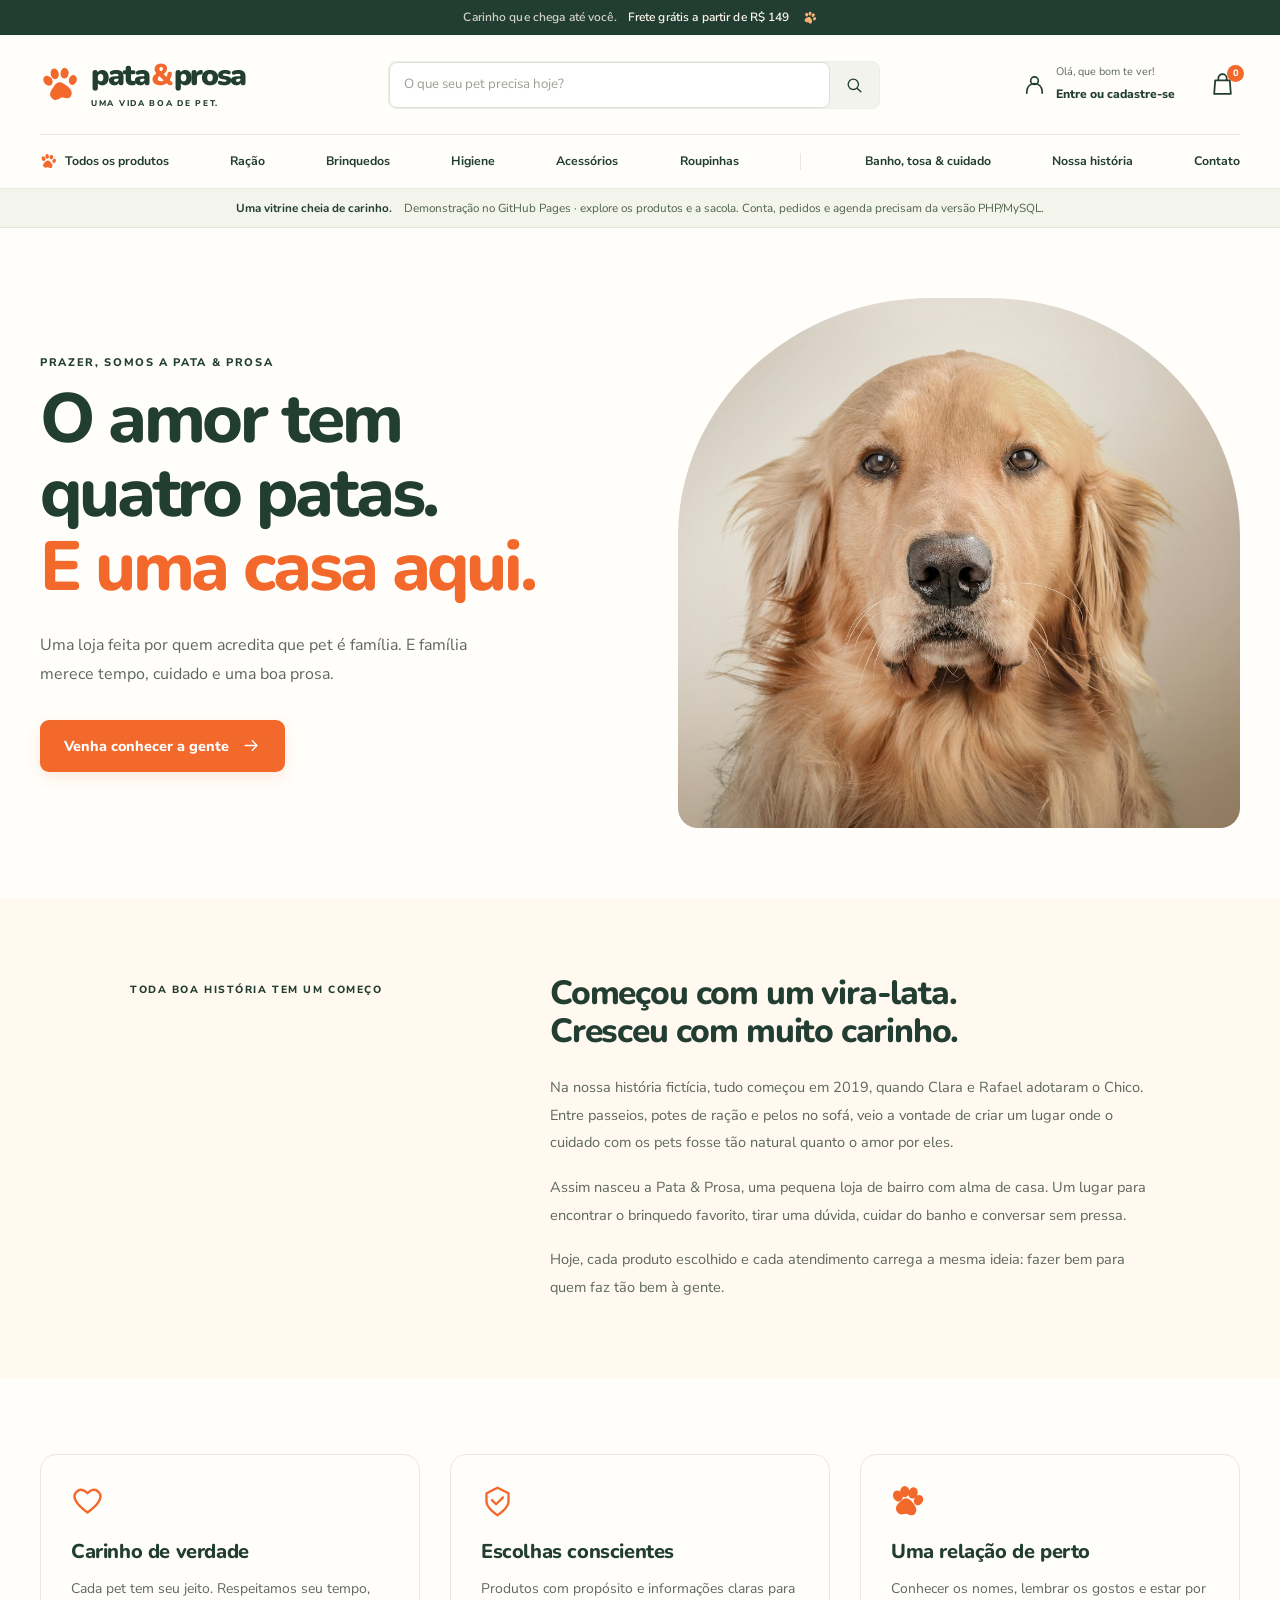
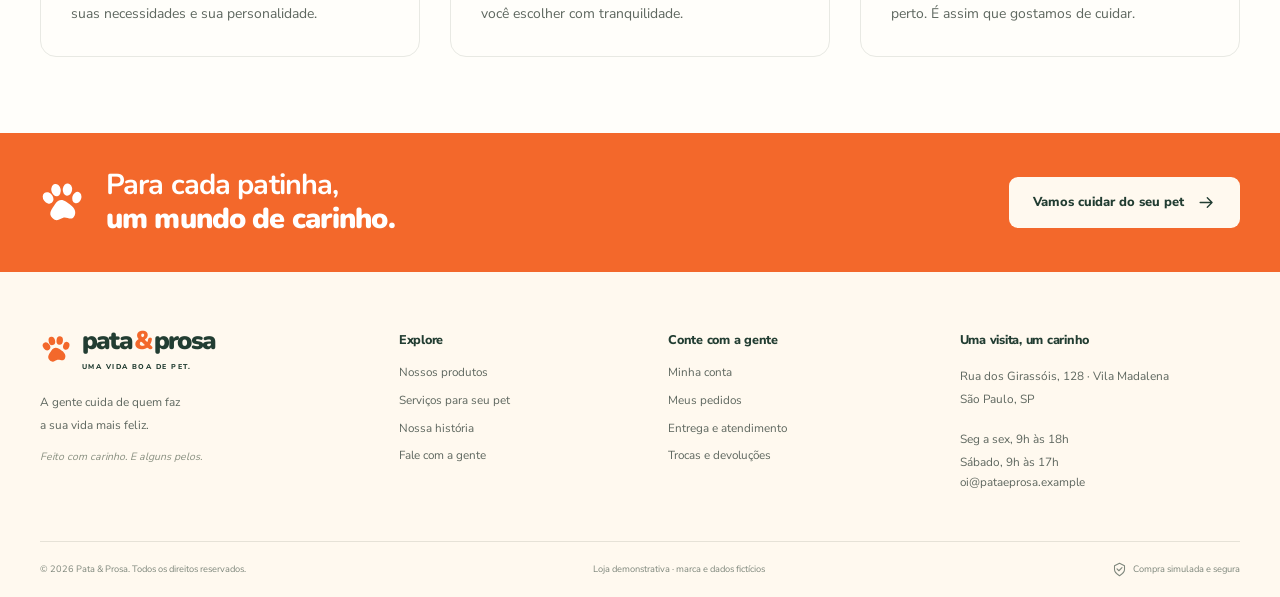
<file: docs/sobre.html>
<!doctype html>
<html lang="pt-BR">
<head>
  <meta charset="utf-8">
  <meta name="viewport" content="width=device-width, initial-scale=1">
  <meta name="theme-color" content="#fc6a2b">
  <meta name="description" content="Pata & Prosa: produtos escolhidos com carinho, banho, tosa e cuidado veterinário. Tudo para uma vida boa de pet.">
  <title>Nossa história · Pata & Prosa</title>
  <link rel="icon" type="image/svg+xml" href="./assets/images/favicon.svg">
  <link rel="stylesheet" href="./assets/css/style.css">
  <link rel="stylesheet" href="./assets/css/pages.css">
<script id="pages-products" type="application/json">[{"id":1,"nome":"Ração Natural Salmão \u0026 Arroz","descricao":"Uma receita equilibrada para cães adultos, com salmão, arroz integral e muito sabor. Pacote de 2 kg. Produto fictício para demonstração.","preco":89.9,"categoria_id":1,"categoria":"Ração","imagem_url":"./assets/images/food-salmon.svg","estoque":40,"destaque":1,"preco_anterior":109.9},{"id":2,"nome":"Ração Natural Frango \u0026 Abóbora","descricao":"Comida cheia de cuidado para cães adultos de todos os portes. Frango, abóbora e ingredientes selecionados em um pacote de 2 kg. Produto fictício.","preco":79.9,"categoria_id":1,"categoria":"Ração","imagem_url":"./assets/images/food-chicken.svg","estoque":35,"destaque":0,"preco_anterior":null},{"id":3,"nome":"Corda Arco-íris","descricao":"Uma corda resistente, colorida e macia para as brincadeiras favoritas do seu melhor amigo. Comprimento de 30 cm. Supervisione o uso.","preco":29.9,"categoria_id":2,"categoria":"Brinquedos","imagem_url":"./assets/images/toy-rope.svg","estoque":60,"destaque":1,"preco_anterior":39.9},{"id":4,"nome":"Bolinha Pula \u0026 Brinca","descricao":"Textura divertida e tamanho ideal para buscar, correr e repetir. Borracha flexível, diâmetro de 7 cm. Brinquedo para cães; use com supervisão.","preco":24.9,"categoria_id":2,"categoria":"Brinquedos","imagem_url":"./assets/images/toy-ball.svg","estoque":50,"destaque":0,"preco_anterior":null},{"id":5,"nome":"Shampoo Abraço de Aveia","descricao":"Um banho com perfume suave e sensação de carinho. Shampoo demonstrativo para cães e gatos, com aveia, em frasco de 500 ml.","preco":34.9,"categoria_id":3,"categoria":"Higiene","imagem_url":"./assets/images/shampoo.svg","estoque":45,"destaque":1,"preco_anterior":null},{"id":6,"nome":"Coleira Passeio Feliz","descricao":"Passeios com cor e conforto. Coleira ajustável de nylon com fecho prático e argola metálica, tamanho M (30 a 45 cm). Cor: verde sálvia.","preco":49.9,"categoria_id":4,"categoria":"Acessórios","imagem_url":"./assets/images/collar.svg","estoque":28,"destaque":1,"preco_anterior":59.9},{"id":7,"nome":"Caminha Nuvem de Algodão","descricao":"O cantinho de descanso que abraça. Caminha macia com capa removível e base antiderrapante, 60 × 50 cm. Cor: areia.","preco":159.9,"categoria_id":4,"categoria":"Acessórios","imagem_url":"./assets/images/bed.svg","estoque":15,"destaque":0,"preco_anterior":189.9},{"id":8,"nome":"Moletom Dias de Chamego","descricao":"Para os dias fresquinhos, uma camada extra de aconchego. Moletom macio, tamanho M, com abertura para a guia. Cor: terracota.","preco":69.9,"categoria_id":5,"categoria":"Roupas","imagem_url":"./assets/images/clothing.svg","estoque":22,"destaque":0,"preco_anterior":null},{"id":9,"nome":"Ração Gatos Jardim de Sabores","descricao":"Receita fictícia de salmão para gatos adultos, em pacote de 1 kg. Grãos pequenos e uma combinação de sabores para o momento mais esperado do dia.","preco":54.9,"categoria_id":1,"categoria":"Ração","imagem_url":"./assets/images/food-salmon.svg","estoque":32,"destaque":0,"preco_anterior":null},{"id":10,"nome":"Kit Dupla Diversão","descricao":"Duas bolinhas coloridas para multiplicar a brincadeira. Borracha flexível e textura macia, 6 cm cada. Sempre supervisione o pet durante o uso.","preco":39.9,"categoria_id":2,"categoria":"Brinquedos","imagem_url":"./assets/images/toy-ball.svg","estoque":25,"destaque":0,"preco_anterior":49.9},{"id":11,"nome":"Condicionador Pelo de Nuvem","descricao":"O toque final do banho: condicionador demonstrativo para cães, com fragrância suave e embalagem de 500 ml. Aplique conforme orientações do fabricante.","preco":32.9,"categoria_id":3,"categoria":"Higiene","imagem_url":"./assets/images/shampoo.svg","estoque":30,"destaque":0,"preco_anterior":null},{"id":12,"nome":"Suéter Tricot Caramelo","descricao":"Um clássico para acompanhar os melhores cochilos. Suéter de malha flexível, tamanho P, para pets de 2 a 5 kg. Cor: caramelo.","preco":59.9,"categoria_id":5,"categoria":"Roupas","imagem_url":"./assets/images/clothing.svg","estoque":18,"destaque":0,"preco_anterior":74.9}]</script>
<script src="./assets/js/pages-adapter.js" defer></script>
<script src="./assets/js/app.js" defer></script>
</head>
<body data-hosting="github-pages" data-page="about">
<a class="skip-link" href="#main">Pular para o conteúdo</a>
<svg class="svg-library" xmlns="http://www.w3.org/2000/svg" aria-hidden="true">
 <symbol id="i-paw" viewBox="0 0 24 24"><ellipse cx="5" cy="8" rx="2.6" ry="3.3" fill="currentColor" transform="rotate(-25 5 8)"/><ellipse cx="10" cy="4.8" rx="2.5" ry="3.3" fill="currentColor"/><ellipse cx="16" cy="5.8" rx="2.5" ry="3.3" fill="currentColor" transform="rotate(18 16 5.8)"/><ellipse cx="20" cy="11" rx="2.4" ry="3.1" fill="currentColor" transform="rotate(30 20 11)"/><path d="M5 19c-2-3 1-5 3-7s4-2 6 0 5 5 3 8c-2 3-4 0-6 0s-4 2-6-1" fill="currentColor"/></symbol>
 <symbol id="i-search" viewBox="0 0 24 24"><circle cx="10.5" cy="10.5" r="6.5"/><path d="m16 16 4 4"/></symbol>
 <symbol id="i-bag" viewBox="0 0 24 24"><path d="M5 8h14l1 13H4L5 8Z"/><path d="M8 8V6a4 4 0 0 1 8 0v2"/></symbol>
 <symbol id="i-user" viewBox="0 0 24 24"><circle cx="12" cy="8" r="4"/><path d="M4 21v-2a8 8 0 0 1 16 0v2"/></symbol>
 <symbol id="i-arrow" viewBox="0 0 24 24"><path d="M4 12h15m-6-6 6 6-6 6"/></symbol>
 <symbol id="i-heart" viewBox="0 0 24 24"><path d="M20 5c-3-3-6-1-8 1-2-2-5-4-8-1-5 5 4 12 8 15 4-3 13-10 8-15Z"/></symbol>
 <symbol id="i-truck" viewBox="0 0 24 24"><path d="M2 4h12v13H2zM14 9h4l4 5v3h-8"/><circle cx="6" cy="18" r="2"/><circle cx="18" cy="18" r="2"/></symbol>
 <symbol id="i-shield" viewBox="0 0 24 24"><path d="m12 2 8 4v6c0 5-8 10-8 10S4 17 4 12V6l8-4Z"/><path d="m8 11 3 3 5-5"/></symbol>
 <symbol id="i-star" viewBox="0 0 24 24"><path d="m12 2 3 6 7 1-5 5 1 7-6-3-6 3 1-7-5-5 7-1 3-6Z"/></symbol>
 <symbol id="i-bone" viewBox="0 0 24 24"><path d="M7 3a3 3 0 0 0-5 3c-2 3 1 6 4 4l8 8c-2 3 1 6 4 4a3 3 0 0 0 3-5L7 3Z"/></symbol>
 <symbol id="i-calendar" viewBox="0 0 24 24"><rect x="3" y="5" width="18" height="16" rx="3"/><path d="M7 2v6m10-6v6M3 11h18m-13 5h3"/></symbol>
 <symbol id="i-pin" viewBox="0 0 24 24"><path d="M20 10c0 6-8 12-8 12S4 16 4 10a8 8 0 0 1 16 0Z"/><circle cx="12" cy="10" r="3"/></symbol>
 <symbol id="i-clock" viewBox="0 0 24 24"><circle cx="12" cy="12" r="9"/><path d="M12 6v6l4 2"/></symbol>
 <symbol id="i-check" viewBox="0 0 24 24"><path d="m5 12 4 4L19 6"/></symbol>
 <symbol id="i-close" viewBox="0 0 24 24"><path d="m6 6 12 12M6 18 18 6"/></symbol>
 <symbol id="i-menu" viewBox="0 0 24 24"><path d="M3 6h18M3 12h18M3 18h18"/></symbol>
 <symbol id="i-mail" viewBox="0 0 24 24"><rect x="2" y="4" width="20" height="16" rx="3"/><path d="m3 6 9 7 9-7"/></symbol>
 <symbol id="i-scissors" viewBox="0 0 24 24"><circle cx="5" cy="5" r="3"/><circle cx="5" cy="19" r="3"/><path d="m7 7 14 14M7 17 21 3M12 12l3-3"/></symbol>
</svg>
<div class="announcement"><span>Carinho que chega até você.</span> Frete grátis a partir de R$ 149 <span class="announcement-paw"><svg class="icon " aria-hidden="true"><use href="#i-paw"/></svg></span></div>
<header class="site-header">
 <div class="container header-main">
  <a class="brand" href="index.html" aria-label="Pata e Prosa, início"><span class="brand-icon"><svg class="icon " aria-hidden="true"><use href="#i-paw"/></svg></span><span>pata<span class="brand-amp">&</span>prosa<small>UMA VIDA BOA DE PET.</small></span></a>
  <form class="header-search" action="catalogo.html" role="search"><label class="sr-only" for="search">O que seu pet precisa?</label><input id="search" name="q" placeholder="O que seu pet precisa hoje?" autocomplete="off"><button aria-label="Buscar produtos"><svg class="icon " aria-hidden="true"><use href="#i-search"/></svg></button></form>
  <div class="header-actions"><a href="conta.html" class="account-link" aria-label="Minha conta"><svg class="icon " aria-hidden="true"><use href="#i-user"/></svg><span><small>Olá, que bom te ver!</small><b data-user-label>Entre ou cadastre-se</b></span></a><a class="cart-link" href="carrinho.html" aria-label="Ver carrinho"><svg class="icon " aria-hidden="true"><use href="#i-bag"/></svg><span data-cart-count>0</span></a><button class="menu-toggle icon-btn" aria-label="Abrir menu" aria-expanded="false" aria-controls="main-nav"><svg class="icon " aria-hidden="true"><use href="#i-menu"/></svg></button></div>
 </div>
 <nav class="main-nav" id="main-nav" aria-label="Menu principal"><div class="container nav-inner"><a href="catalogo.html" class="nav-catalog "><svg class="icon " aria-hidden="true"><use href="#i-paw"/></svg> Todos os produtos</a><a href="catalogo.html?categoria=1">Ração</a><a href="catalogo.html?categoria=2">Brinquedos</a><a href="catalogo.html?categoria=3">Higiene</a><a href="catalogo.html?categoria=4">Acessórios</a><a href="catalogo.html?categoria=5">Roupinhas</a><span class="nav-divider"></span><a href="agendamento.html" class="">Banho, tosa & cuidado</a><a href="sobre.html">Nossa história</a><a href="contato.html">Contato</a></div></nav>
</header>
<aside class="pages-banner" aria-label="Sobre esta demonstração"><div class="container"><strong>Uma vitrine cheia de carinho.</strong><span>Demonstração no GitHub Pages · explore os produtos e a sacola. Conta, pedidos e agenda precisam da versão PHP/MySQL.</span></div></aside>
<main id="main">
<noscript><div class="container notice">Ative o JavaScript para explorar o catálogo, usar a sacola e acessar sua conta.</div></noscript>
<section class="about-hero container"><div><span class="eyebrow">PRAZER, SOMOS A PATA & PROSA</span><h1>O amor tem<br>quatro patas.<br><em>E uma casa aqui.</em></h1><p>Uma loja feita por quem acredita que pet é família. E família merece tempo, cuidado e uma boa prosa.</p><a class="btn btn-primary" href="contato.html">Venha conhecer a gente <svg class="icon " aria-hidden="true"><use href="#i-arrow"/></svg></a></div><img src="./assets/images/hero-dog.jpg" alt="Cachorro alegre, inspiração para nossa loja" width="640" height="680"></section><section class="section story-section"><div class="container story-grid"><span class="eyebrow">TODA BOA HISTÓRIA TEM UM COMEÇO</span><div><h2>Começou com um vira-lata.<br>Cresceu com muito carinho.</h2><p>Na nossa história fictícia, tudo começou em 2019, quando Clara e Rafael adotaram o Chico. Entre passeios, potes de ração e pelos no sofá, veio a vontade de criar um lugar onde o cuidado com os pets fosse tão natural quanto o amor por eles.</p><p>Assim nasceu a Pata & Prosa, uma pequena loja de bairro com alma de casa. Um lugar para encontrar o brinquedo favorito, tirar uma dúvida, cuidar do banho e conversar sem pressa.</p><p>Hoje, cada produto escolhido e cada atendimento carrega a mesma ideia: fazer bem para quem faz tão bem à gente.</p></div></div></section><section class="section container"><div class="values-grid"><article><svg class="icon " aria-hidden="true"><use href="#i-heart"/></svg><h3>Carinho de verdade</h3><p>Cada pet tem seu jeito. Respeitamos seu tempo, suas necessidades e sua personalidade.</p></article><article><svg class="icon " aria-hidden="true"><use href="#i-shield"/></svg><h3>Escolhas conscientes</h3><p>Produtos com propósito e informações claras para você escolher com tranquilidade.</p></article><article><svg class="icon " aria-hidden="true"><use href="#i-paw"/></svg><h3>Uma relação de perto</h3><p>Conhecer os nomes, lembrar os gostos e estar por perto. É assim que gostamos de cuidar.</p></article></div></section>
</main>
<section class="footer-invite"><div class="container"><div><svg class="icon " aria-hidden="true"><use href="#i-paw"/></svg><p>Para cada patinha,<br><strong>um mundo de carinho.</strong></p></div><a class="btn btn-light" href="agendamento.html">Vamos cuidar do seu pet <svg class="icon " aria-hidden="true"><use href="#i-arrow"/></svg></a></div></section>
<footer class="site-footer"><div class="container footer-grid"><div><a class="brand" href="index.html"><span class="brand-icon"><svg class="icon " aria-hidden="true"><use href="#i-paw"/></svg></span><span>pata<span class="brand-amp">&</span>prosa<small>UMA VIDA BOA DE PET.</small></span></a><p>A gente cuida de quem faz<br>a sua vida mais feliz.</p><span class="footer-note">Feito com carinho. E alguns pelos.</span></div><div><h3>Explore</h3><a href="catalogo.html">Nossos produtos</a><a href="agendamento.html">Serviços para seu pet</a><a href="sobre.html">Nossa história</a><a href="contato.html">Fale com a gente</a></div><div><h3>Conte com a gente</h3><a href="conta.html">Minha conta</a><a href="conta.html#pedidos">Meus pedidos</a><a href="contato.html?assunto=Entrega">Entrega e atendimento</a><a href="contato.html?assunto=Trocas">Trocas e devoluções</a></div><div><h3>Uma visita, um carinho</h3><p>Rua dos Girassóis, 128 · Vila Madalena<br>São Paulo, SP</p><p>Seg a sex, 9h às 18h<br>Sábado, 9h às 17h</p><a href="contato.html">oi@pataeprosa.example</a></div></div><div class="container footer-bottom"><span>© 2026 Pata & Prosa. Todos os direitos reservados.</span><span>Loja demonstrativa · marca e dados fictícios</span><span><svg class="icon " aria-hidden="true"><use href="#i-shield"/></svg> Compra simulada e segura</span></div></footer>
<div class="toast-region" aria-live="polite" aria-atomic="true" id="toasts"></div>
<dialog id="confirm-dialog"><form method="dialog"><button class="dialog-close icon-btn" value="cancel" aria-label="Fechar"><svg class="icon " aria-hidden="true"><use href="#i-close"/></svg></button><h2 id="confirm-title">Tudo certo!</h2><p id="confirm-message"></p><button class="btn btn-primary" value="ok">Entendi <svg class="icon " aria-hidden="true"><use href="#i-check"/></svg></button></form></dialog>
</body></html>
</file>
<file: docs/assets/css/style.css>
@font-face{font-family:Nunito;src:url('../fonts/nunito-variable.woff2') format('woff2');font-style:normal;font-weight:700 900;font-display:swap}
@font-face{font-family:'Nunito Sans';src:url('../fonts/nunito-sans-variable.woff2') format('woff2');font-style:normal;font-weight:400 800;font-display:swap}
:root{--orange:#f3682b;--orange-dark:#c74612;--ink:#223d32;--text:#5e675f;--cream:#fff9ef;--peach:#ffeadc;--green:#e2ebd9;--line:#e8e9e3;--white:#fff;--radius:20px;--shadow:0 12px 35px #26392d09}
*{box-sizing:border-box}html{scroll-behavior:smooth;scroll-padding-top:28px}body{margin:0;color:var(--ink);font-family:'Nunito Sans',Arial,sans-serif;font-size:16px;line-height:1.6;background:#fffefa}button,input,select,textarea{font:inherit}button,a,input,select,textarea{-webkit-tap-highlight-color:transparent}button{cursor:pointer}a{color:inherit;text-decoration:none}img{max-width:100%;display:block}button{color:inherit}h1,h2,h3,h4,p{margin:0}h1,h2,h3,h4{font-family:Nunito,'Trebuchet MS',sans-serif;line-height:1.15;font-weight:800}p{color:var(--text)}h1{font-size:clamp(2.3rem,4.3vw,4.15rem);letter-spacing:-.045em}h2{font-size:clamp(1.8rem,2.7vw,2.6rem);letter-spacing:-.035em}h3{font-size:1.14rem;letter-spacing:-.02em}em{font-style:normal;color:var(--orange)}:focus-visible{outline:3px solid #e86a2f;outline-offset:4px}.container{width:min(1240px,calc(100% - 80px));margin-inline:auto}.section{padding:76px 0}.icon{width:24px;height:24px;fill:none;stroke:currentColor;stroke-width:1.7;stroke-linecap:round;stroke-linejoin:round;flex:none;vertical-align:middle}.svg-library{position:absolute;width:0;height:0;overflow:hidden}.sr-only{position:absolute;width:1px;height:1px;padding:0;margin:-1px;overflow:hidden;clip:rect(0,0,0,0);white-space:nowrap;border:0}.skip-link{position:fixed;top:-60px;left:20px;z-index:99;background:var(--ink);color:#fff;padding:10px}.skip-link:focus{top:12px}.hidden,[hidden]{display:none!important}.muted{color:var(--text)}.eyebrow{display:block;font-size:.69rem;letter-spacing:.15em;font-weight:800;line-height:1.6;color:var(--ink);margin-bottom:12px}.btn{display:inline-flex;align-items:center;justify-content:center;gap:13px;border:1px solid transparent;border-radius:9px;padding:15px 23px;font-weight:800;font-size:.9rem;line-height:1.4;transition:transform .2s,background .2s,box-shadow .2s;min-height:50px}.btn:hover{transform:translateY(-2px)}.btn:disabled{opacity:.65;cursor:wait;transform:none}.btn .icon{width:19px;height:19px}.btn-primary{background:var(--orange);color:white;box-shadow:0 5px 14px #ed602620}.btn-primary:hover{background:var(--orange-dark);box-shadow:0 8px 22px #ed60262c}.btn-dark{background:var(--ink);color:white}.btn-dark:hover{background:#345944}.btn-light{background:var(--cream);color:var(--ink)}.btn-outline{border-color:var(--line);background:white}.btn-small{min-height:40px;padding:10px 16px;font-size:.82rem}.text-link{display:inline-flex;align-items:center;gap:10px;border:0;padding:0 0 4px;background:none;font-size:.85rem;font-weight:800;text-decoration:underline;text-underline-offset:5px}.text-link .icon{width:18px;height:18px}.text-link:hover{color:var(--orange-dark)}.icon-btn{display:inline-flex;align-items:center;justify-content:center;background:none;border:0;min-width:42px;min-height:42px}.announcement{background:var(--ink);color:#fff9ed;text-align:center;padding:8px 12px;font-size:.75rem;letter-spacing:.01em;font-weight:600}.announcement>span:first-child{opacity:.8;margin-right:8px}.announcement-paw{margin-left:10px;display:inline-block;transform:rotate(17deg)}.announcement-paw .icon{width:14px;height:14px;stroke:none;color:#f7b272}.site-header{background:#fffefa;border-bottom:1px solid var(--line)}.header-main{display:flex;align-items:center;justify-content:space-between;gap:35px;min-height:99px}.brand{display:inline-flex;gap:10px;align-items:center;white-space:nowrap;font-family:Nunito,sans-serif;font-size:1.87rem;font-weight:900;letter-spacing:-.07em;line-height:1.03}.brand-icon{display:flex;align-items:center;justify-content:center;width:41px;height:45px;color:var(--orange);transform:rotate(-13deg)}.brand-icon .icon{width:39px;height:39px;stroke:none}.brand-amp{color:var(--orange);margin:0 2px}.brand small{font-family:'Nunito Sans',sans-serif;display:block;font-size:.52rem;letter-spacing:.205em;font-weight:800;margin-top:8px}.header-search{display:flex;width:41%;background:#f3f3ed;border:1px solid #edeee7;border-radius:8px;overflow:hidden}.header-search input{border:0;background:none;min-width:0;flex:1;outline:none;padding:12px 17px;font-size:.83rem}.header-search:focus-within{outline:2px solid var(--orange);outline-offset:2px}.header-search button{border:0;background:none;padding:0 15px}.header-search .icon{width:19px;height:19px}.header-actions{display:flex;align-items:center;gap:30px}.account-link{display:flex;align-items:center;gap:10px}.account-link small{display:block;font-size:.68rem;color:var(--text)}.account-link b{font-size:.76rem;font-weight:800}.account-link>.icon{width:23px;height:23px}.cart-link{position:relative;padding:5px}.cart-link>.icon{width:25px;height:25px}.cart-link>span{position:absolute;right:-4px;top:-2px;border-radius:50%;background:var(--orange);color:white;font-size:.58rem;font-weight:800;min-width:17px;height:17px;text-align:center;line-height:17px}.nav-inner{display:flex;align-items:center;justify-content:space-between;gap:24px;padding-block:17px;border-top:1px solid var(--line);font-size:.77rem;font-weight:700;line-height:1.5}.nav-inner>a{white-space:nowrap}.nav-inner>a:hover,.nav-inner>a.active{color:var(--orange-dark)}.nav-catalog{display:flex;align-items:center;gap:8px}.nav-catalog .icon{width:17px;height:17px;stroke:none;color:var(--orange)}.nav-divider{height:17px;width:1px;background:var(--line);margin-right:3px}.menu-toggle{display:none}.hero{background:var(--cream);position:relative;overflow:hidden}.hero-grid{display:grid;grid-template-columns:1fr 1fr;align-items:center;gap:55px;min-height:650px;padding-block:48px 50px}.hero-copy{position:relative;z-index:1;padding:12px 0 6px}.hero-copy .eyebrow{display:flex;align-items:center;font-size:.65rem;gap:8px;margin-bottom:20px}.hero-copy .eyebrow>span{width:7px;height:7px;background:var(--orange);border-radius:50%}.hero h1{font-size:clamp(3.1rem,4.75vw,4.85rem);line-height:1.035;letter-spacing:-.05em}.hero h1 em{color:var(--orange)}.hero-copy>p{font-size:1.03rem;line-height:1.75;margin-top:22px}.hero-buttons{display:flex;align-items:center;gap:23px;flex-wrap:wrap;margin-top:26px}.hero-buttons .text-link{font-size:.78rem}.hero-buttons .btn{padding:15px 21px;font-size:.81rem}.hero-social{display:flex;align-items:center;gap:13px;margin-top:30px}.avatar-stack{display:flex;padding-left:2px}.avatar-stack>span{display:flex;align-items:center;justify-content:center;width:34px;height:34px;background:#d4ddbe;border:2px solid var(--cream);border-radius:50%;font-size:.57rem;font-weight:800;margin-left:-2px}.avatar-stack>span:nth-child(2){background:#f0cfae;margin-left:-10px}.avatar-stack>span:nth-child(3){background:#cbdde1;margin-left:-10px}.stars{color:#e49324;letter-spacing:3px;font-size:.95rem;line-height:1.2}.hero-social small{display:block;font-size:.66rem;color:var(--text);margin-top:5px}.hero-art{position:relative;align-self:stretch;display:flex;align-items:center;justify-content:center}.hero-photo-wrap{width:100%;height:515px;border-radius:47% 47% 39% 39%;background:#f1e3cc;overflow:hidden;position:relative;transform:rotate(3deg);border:10px solid #f2e6d0}.hero-photo{width:100%;height:100%;object-fit:cover;object-position:52% 50%;transform:rotate(-3deg) scale(1.11)}.hero-spark{position:absolute;left:-10px;top:7px;font-size:5.3rem;font-family:Arial,sans-serif;line-height:1;color:var(--orange);z-index:1;transform:rotate(8deg)}.hero-stamp{position:absolute;right:-15px;top:32px;width:134px;height:134px;display:flex;align-items:center;justify-content:center;flex-direction:column;background:#e3edce;border-radius:50%;text-align:center;transform:rotate(12deg);font-size:.56rem;line-height:1.45;letter-spacing:.05em;box-shadow:0 0 0 7px #fff9ef9c}.hero-stamp strong{font-family:Nunito,sans-serif;font-size:1.12rem;letter-spacing:-.015em;line-height:1.1;margin:5px 0}.hero-stamp .icon{width:21px;height:21px;stroke:none}.hero-gif-card{position:absolute;bottom:16px;left:-28px;display:flex;align-items:center;gap:12px;background:white;border:1px solid #f0ede3;padding:11px 12px;border-radius:15px;box-shadow:0 15px 45px #55401d15;transform:rotate(-5deg)}.hero-gif-card img{width:56px;height:64px;object-fit:cover;border-radius:9px;object-position:center 30%}.hero-gif-card>div{font-family:Nunito,sans-serif;font-size:.91rem;font-weight:800}.hero-gif-card small{display:block;font-family:'Nunito Sans',sans-serif;font-size:.64rem;font-weight:500;margin-top:2px}.gif-pause{font-size:.9rem;min-width:26px;width:26px;border-radius:30px;background:#f7f4ed;color:var(--text)}.hero-paw{position:absolute;bottom:1px;right:15px;color:#e7d0ac;transform:rotate(25deg)}.hero-paw .icon{width:55px;height:55px;stroke:none}.benefits{border-bottom:1px solid var(--line);background:white}.benefits-grid{display:grid;grid-template-columns:repeat(4,1fr);padding-block:28px}.benefits-grid>div{display:flex;align-items:center;gap:13px;justify-content:center;border-right:1px solid var(--line)}.benefits-grid>div:first-child{justify-content:flex-start}.benefits-grid>div:last-child{border:0}.benefits-grid .icon{width:27px;height:27px;color:var(--orange);stroke-width:1.4}.benefits-grid b{display:block;font-size:.78rem}.benefits-grid small{display:block;color:var(--text);font-size:.66rem;margin-top:3px}.section-heading{display:flex;justify-content:space-between;align-items:flex-end;gap:24px;margin-bottom:34px}.section-heading .eyebrow{font-size:.62rem;margin-bottom:10px}.section-heading h2{font-size:2.18rem}.section-heading .text-link{white-space:nowrap;font-size:.76rem}.category-grid{display:grid;grid-template-columns:repeat(5,1fr);gap:28px}.category-card{text-align:center}.category-image{display:flex;align-items:center;justify-content:center;width:150px;height:150px;border-radius:50%;margin:0 auto 19px;transition:transform .3s}.category-image img{width:135px;height:135px;object-fit:contain;transition:transform .3s}.category-card:hover .category-image{transform:translateY(-5px)}.category-card:hover .category-image img{transform:rotate(-6deg) scale(1.04)}.peach{background:#fce7d8}.blue{background:#e0edf2}.yellow{background:#fff0c7}.green{background:#e6eddd}.lavender{background:#eee6f2}.category-card h3{font-size:.94rem;margin-bottom:6px}.category-card p{font-size:.72rem}.promo-banner{display:flex;align-items:center;gap:25px;background:#f5d773;border-radius:15px;padding:30px 37px;position:relative;overflow:hidden}.promo-icon{color:var(--ink);transform:rotate(-20deg);margin-right:8px}.promo-icon .icon{width:60px;height:60px;stroke-width:1.15}.promo-banner .eyebrow{font-size:.58rem;margin-bottom:5px}.promo-banner h2{font-size:1.55rem;letter-spacing:-.025em}.promo-banner h2 em{color:#8f411c}.promo-banner p{font-size:.78rem;color:#544d2d;margin-top:8px}.promo-banner>.btn{margin-left:auto;white-space:nowrap;font-size:.78rem}.coupon{font:inherit;font-weight:800;background:#fff8df;border:1px dashed #b59a42;border-radius:4px;padding:4px 7px;font-size:.67rem;letter-spacing:.03em;margin-left:4px}.coupon span{margin-left:8px}.product-grid{display:grid;grid-template-columns:repeat(4,minmax(0,1fr));gap:23px}.product-card{background:white;border:1px solid #ecece4;border-radius:16px;overflow:hidden;box-shadow:0 7px 22px #26392d04;transition:transform .25s,box-shadow .25s}.product-card:hover{transform:translateY(-6px);box-shadow:0 15px 25px #26392d10}.product-image{display:block;position:relative;height:245px;background:#f5f4ee;overflow:hidden;margin:7px;border-radius:11px}.product-image>img{width:100%;height:100%;object-fit:contain;transition:transform .35s;padding:13px}.product-card:hover .product-image>img{transform:scale(1.055) rotate(-2deg)}.product-badge{position:absolute;left:12px;top:12px;z-index:1;background:#e2ead4;color:#35552d;font-size:.57rem;letter-spacing:.04em;font-weight:800;padding:4px 8px;border-radius:4px}.product-badge.sale{background:var(--peach);color:#b23d10}.product-content{padding:15px 19px 20px}.product-category{font-size:.58rem;text-transform:uppercase;letter-spacing:.11em;color:#647260;font-weight:800}.product-content h3{font-family:'Nunito Sans',sans-serif;font-weight:800;font-size:.86rem;line-height:1.4;min-height:2.4em;margin-top:7px}.rating{display:flex;align-items:center;gap:6px;font-size:.64rem;color:#8a8b7e;margin-top:10px}.rating .stars{font-size:.7rem;letter-spacing:1px}.product-price{display:flex;align-items:baseline;gap:8px;margin-top:12px;flex-wrap:wrap}.product-price b{font-family:Nunito,sans-serif;font-size:1.4rem;letter-spacing:-.035em}.product-price del{font-size:.69rem;color:#92988e}.product-content .installments{display:block;color:#7f887d;font-size:.65rem;margin-top:1px}.add-cart{width:100%;margin-top:16px;background:#fff;border:1px solid #e7a481;color:#bd4e20;font-size:.76rem;min-height:42px;padding:10px}.add-cart:hover{background:var(--orange);border-color:var(--orange);color:white}.add-cart .icon{width:16px;height:16px}.heading-paw{display:inline-block;color:var(--orange);transform:rotate(16deg);margin-left:9px}.heading-paw .icon{width:27px;height:27px;stroke:none}.care-banner{background:#e8eedf;display:grid;grid-template-columns:1fr 1.1fr;border-radius:22px;overflow:hidden}.care-photo{min-height:415px;position:relative}.care-photo>img{height:100%;width:100%;object-fit:cover;object-position:50% 44%;position:absolute}.care-bubble{position:absolute;left:26px;bottom:28px;background:white;padding:13px 17px;border-radius:10px;font-size:.8rem;font-weight:800;transform:rotate(-4deg)}.care-bubble .icon{width:19px;height:19px;color:var(--orange);margin-right:6px}.care-copy{padding:52px 48px}.care-copy .eyebrow{font-size:.65rem}.care-copy h2{font-size:2.6rem;line-height:1.12}.care-copy>p{font-size:.9rem;margin-top:20px;max-width:430px;line-height:1.8}.service-tags{display:flex;gap:22px;flex-wrap:wrap;margin:23px 0 28px;font-size:.76rem;font-weight:700}.service-tags .icon{width:17px;height:17px;color:#618249;margin-right:3px}.care-copy .btn{font-size:.8rem}.centered{flex-direction:column;align-items:center;text-align:center;gap:5px}.centered .eyebrow{margin-bottom:4px}.centered>p{font-size:.9rem;margin-top:8px}.review-grid{display:grid;grid-template-columns:repeat(3,1fr);gap:24px}.review-card{background:#fff;border:1px solid var(--line);border-radius:15px;padding:29px;box-shadow:var(--shadow)}.review-card blockquote{font-size:.88rem;line-height:1.85;color:#596359;margin:18px 0 24px}.review-person{display:flex;align-items:center;gap:11px}.avatar{width:41px;height:41px;display:flex;align-items:center;justify-content:center;border-radius:50%;font-size:.74rem;font-weight:800}.review-person b{display:block;font-size:.78rem}.review-person small{display:block;font-size:.65rem;color:var(--text)}.example-note{text-align:center;font-size:.63rem;color:#7d867a;margin-top:24px}.footer-invite{background:var(--orange);color:#fff}.footer-invite>.container{display:flex;justify-content:space-between;align-items:center;padding-block:35px}.footer-invite>.container>div{display:flex;gap:21px;align-items:center}.footer-invite .icon{stroke:none;width:45px;height:45px;transform:rotate(-12deg)}.footer-invite p{color:white;font-family:Nunito,sans-serif;font-size:1.8rem;line-height:1.2;letter-spacing:-.03em}.footer-invite strong{font-weight:900}.footer-invite .btn{font-size:.81rem}.footer-invite .btn .icon{width:19px;height:19px;stroke:currentColor;transform:none}.site-footer{background:var(--cream)}.footer-grid{display:grid;grid-template-columns:1.4fr 1fr 1.1fr 1.25fr;gap:45px;padding-block:55px 40px}.footer-grid .brand{font-size:1.6rem}.footer-grid .brand-icon{width:32px}.footer-grid .brand-icon .icon{width:31px;height:31px}.footer-grid .brand small{font-size:.44rem}.footer-grid h3{font-family:'Nunito Sans',sans-serif;font-size:.79rem;font-weight:800;margin:6px 0 16px}.footer-grid p{font-size:.74rem;line-height:1.9;margin-top:18px}.footer-grid>div>a:not(.brand){display:block;font-size:.73rem;color:var(--text);margin-bottom:9px}.footer-grid a:hover{color:var(--orange-dark)}.footer-note{display:block;font-size:.66rem;font-style:italic;color:#899081;margin-top:13px}.footer-bottom{display:flex;align-items:center;justify-content:space-between;gap:15px;padding-block:20px;border-top:1px solid #e6e2d7;font-size:.58rem;color:#7e877c}.footer-bottom .icon{width:15px;height:15px;margin-right:4px}.page-intro{background:var(--cream);padding:38px 0 42px}.page-intro .eyebrow{margin-top:22px}.page-intro h1{font-size:clamp(2rem,3.35vw,3.3rem)}.page-intro p{margin-top:13px;font-size:.95rem}.breadcrumbs{display:flex;align-items:center;gap:10px;flex-wrap:wrap;color:#747d70;font-size:.74rem;padding:24px 0}.page-intro .breadcrumbs{padding:0}.breadcrumbs a:hover{color:var(--orange)}.catalog-section{padding-top:37px}.catalog-toolbar{display:flex;align-items:center;justify-content:space-between;gap:20px;flex-wrap:wrap}.filter-chips{display:flex;align-items:center;gap:8px;flex-wrap:wrap}.filter-chip{border:1px solid var(--line);background:white;border-radius:24px;padding:10px 17px;font-size:.79rem;font-weight:700}.filter-chip:hover{border-color:var(--orange)}.filter-chip.active{color:white;background:var(--ink);border-color:var(--ink)}.sort-label{display:flex;align-items:center;gap:10px;font-size:.73rem;color:var(--text)}.sort-label select{width:auto;border-radius:8px;padding:9px 30px 9px 12px;font-size:.76rem}.catalog-status{display:flex;align-items:center;justify-content:space-between;margin:24px 0}.catalog-status p{font-size:.78rem}.catalog-status .text-link{font-size:.72rem}.catalog-section .product-grid{row-gap:28px}.loading{grid-column:1/-1;text-align:center;padding:65px 0;color:var(--text);font-size:.9rem}.empty-state{grid-column:1/-1;padding:60px 24px;text-align:center;background:#f7f7ef;border:1px dashed #dadfce;border-radius:20px}.empty-state>.icon{width:50px;height:50px;color:var(--orange);stroke:none;margin-bottom:20px}.empty-state h2{font-size:1.65rem}.empty-state p{margin:12px auto 23px;max-width:470px;font-size:.9rem}.empty-state .btn{font-size:.83rem}.product-detail-grid{display:grid;grid-template-columns:1.05fr 1fr;gap:70px;align-items:start}.product-detail-image{background:#f0f1e9;border-radius:25px;min-height:530px;display:flex;align-items:center;justify-content:center}.product-detail-image img{width:90%;height:500px;object-fit:contain}.product-info{padding-top:12px}.product-info h1{font-size:2.65rem;margin:12px 0 20px}.product-info>.product-price{margin-top:24px}.product-info>.product-price b{font-size:2.4rem}.product-info>.product-price del{font-size:1rem}.product-description{line-height:1.85;margin-top:22px}.stock{font-size:.77rem;color:#3d7044;margin:15px 0}.stock .icon{width:16px;height:16px;margin-right:4px}.buy-row{display:flex;gap:12px;margin:24px 0}.buy-row .btn{flex:1}.quantity-control{display:inline-flex;align-items:center;border:1px solid #dce0d4;border-radius:8px;overflow:hidden;background:#fff}.quantity-control button{border:0;background:none;min-width:37px;height:43px;font-size:1.15rem}.quantity-control button:disabled{opacity:.3;cursor:default}.quantity-control output{display:block;min-width:29px;text-align:center;font-weight:700;font-size:.85rem}.product-promises{margin-top:28px;display:grid;gap:12px;border-top:1px solid var(--line);padding-top:23px;font-size:.8rem}.product-promises .icon{width:19px;height:19px;color:var(--orange);margin-right:8px}.details-block{margin-top:32px;border-top:1px solid var(--line);padding-top:23px}.details-block h3{font-size:1rem;margin-bottom:10px}.details-block p{font-size:.84rem}.cart-layout,.checkout-layout{display:grid;grid-template-columns:1fr 365px;align-items:start;gap:40px}.cart-row{display:grid;grid-template-columns:100px 1fr auto;gap:20px;align-items:center;padding:22px 0;border-bottom:1px solid var(--line)}.cart-row:first-child{padding-top:0}.cart-row>img{width:100px;height:112px;background:#f0f1e9;border-radius:12px;object-fit:contain;padding:8px}.cart-row h3{font-size:1.05rem;line-height:1.4}.cart-row small{display:block;font-size:.73rem;color:var(--text);margin-top:3px}.cart-row .quantity-control{margin-top:12px}.cart-row-price{text-align:right}.cart-row-price strong{font-family:Nunito,sans-serif;font-size:1.2rem;white-space:nowrap}.remove-item{display:block;border:0;background:none;text-decoration:underline;color:#897b72;font-size:.68rem;margin-top:17px;margin-left:auto;padding:5px}.order-summary{background:var(--cream);border:1px solid #eae5d9;border-radius:17px;padding:26px;position:sticky;top:24px}.order-summary h2{font-size:1.35rem;margin-bottom:24px}.summary-line{display:flex;justify-content:space-between;align-items:baseline;gap:15px;font-size:.83rem;color:var(--text);margin:13px 0}.summary-line strong{color:var(--ink);white-space:nowrap}.summary-line.total{border-top:1px solid #e1decf;padding-top:18px;margin-top:20px;color:var(--ink);font-weight:800}.summary-line.total strong{font-size:1.6rem;font-family:Nunito,sans-serif}.order-summary .btn{width:100%;margin-top:16px}.shipping-progress{height:5px;background:#e6e6d7;border-radius:5px;overflow:hidden;margin:14px 0 7px}.shipping-progress span{height:100%;display:block;background:#6a8b52}.shipping-text{font-size:.69rem;color:#617157}.order-summary small{display:block;font-size:.68rem;margin-top:13px;text-align:center;color:var(--text)}.continue-shopping{margin-top:24px}.panel{border:1px solid var(--line);border-radius:20px;background:white;padding:35px;box-shadow:var(--shadow)}.panel h2{font-size:1.8rem}.panel>p{margin-top:10px;font-size:.9rem}.form-stack{display:grid;gap:18px;margin-top:28px}.form-stack label{font-size:.82rem;font-weight:700;display:block;color:var(--ink)}input:not([type=checkbox]):not([type=radio]),select,textarea{display:block;width:100%;border:1px solid #dce0d6;border-radius:8px;background:#fff;padding:12px 14px;line-height:1.5;color:var(--ink);min-height:46px;transition:border-color .2s;min-width:0}label input,label select,label textarea{margin-top:7px}input::placeholder,textarea::placeholder{color:#9b9f94;font-weight:400}input:hover,select:hover,textarea:hover{border-color:#acb7a6}textarea{resize:vertical}.header-search input{border:0;background:transparent;margin:0;min-height:43px;padding:12px 17px}.form-row{display:grid;grid-template-columns:1fr 1fr;gap:16px}.form-stack .btn{width:100%}.form-stack small{font-size:.7rem;color:var(--text);font-weight:400;line-height:1.65}.form-hint{display:block;text-align:center;font-size:.73rem}.form-hint .icon{width:15px;height:15px}.optional{font-size:.72rem;font-weight:400;color:#8d9285}.form-feedback:empty{display:none}.form-feedback{background:#fff0e8;color:#a23d1e;font-size:.79rem;padding:12px 14px;border-radius:7px;border:1px solid #f3d1bc}.form-feedback.success{background:#edf5e8;border-color:#cdddc2;color:#36592a}.notice{padding:14px 17px;background:#fff6dc;border:1px solid #ead795;border-radius:10px;font-size:.79rem;color:#7c6020;margin:20px 0}.notice a{font-weight:800;text-decoration:underline}.auth-layout{display:grid;grid-template-columns:1fr 1fr;gap:90px;align-items:start;max-width:1110px}.auth-story{position:relative;padding:20px 0}.auth-story h1{font-size:3.85rem;line-height:1.1}.auth-story>p{margin-top:24px;font-size:.96rem}.auth-story>img{margin-top:30px;height:280px;object-fit:cover;border-radius:130px 130px 25px 25px;width:100%;object-position:50% 47%}.auth-paw{position:absolute;right:-18px;top:190px;transform:rotate(30deg);color:#e8ce9b}.auth-paw .icon{width:64px;height:64px;stroke:none}.auth-card{background:white;border:1px solid var(--line);padding:34px;border-radius:21px;box-shadow:var(--shadow)}.tabs{display:flex;border-bottom:1px solid var(--line);margin-bottom:32px}.tabs button{flex:1;border:0;border-bottom:3px solid transparent;background:none;padding:14px 6px;font-size:.78rem;font-weight:800;color:#89907f}.tabs [aria-selected=true]{border-bottom-color:var(--orange);color:var(--orange-dark)}.auth-card h2{font-size:1.7rem;margin-bottom:10px}.auth-card p{font-size:.86rem}.password-wrap{position:relative;display:block}.password-wrap input{padding-right:80px!important}.password-toggle{border:0;background:none;position:absolute;right:10px;top:0;height:100%;font-size:.69rem;color:var(--text)}.password-strength{height:4px;border-radius:5px;background:#efefe5;overflow:hidden;margin-top:-10px}.password-strength span{display:block;height:100%;width:0;transition:width .2s;background:var(--orange)}.account-layout{display:grid;grid-template-columns:230px 1fr;gap:36px;align-items:start}.account-sidebar{background:var(--cream);border:1px solid var(--line);padding:22px;border-radius:16px}.account-sidebar a,.account-sidebar button{display:block;border:0;background:none;padding:11px 0;font-size:.83rem}.account-sidebar a:hover,.account-sidebar button:hover{color:var(--orange)}.account-sidebar .icon{width:18px;height:18px;margin-right:6px}.account-sections{display:grid;gap:30px}.account-sections h2{font-size:1.7rem}.order-card{border:1px solid var(--line);padding:20px;border-radius:12px;margin-top:18px}.order-head{display:flex;align-items:center;justify-content:space-between;gap:14px;flex-wrap:wrap}.order-head b{font-size:.91rem}.order-head small{display:block;font-size:.7rem;color:var(--text)}.status-pill{display:inline-block;background:#e7f0dc;color:#4b682f;border-radius:20px;font-size:.65rem;font-weight:800;padding:5px 10px}.order-items{margin:15px 0 0;padding:14px 0 0;border-top:1px solid var(--line);list-style:none;color:var(--text);font-size:.79rem}.order-items li{display:flex;justify-content:space-between;gap:15px;margin:8px 0}.order-total{font-weight:800;font-size:.9rem;text-align:right;margin-top:10px}.small-empty{padding:20px;background:#f8f9f3;border-radius:10px;margin-top:20px;font-size:.84rem}.small-empty a{color:var(--orange-dark);font-weight:800;text-decoration:underline}.booking-layout{display:grid;grid-template-columns:1fr 1fr;gap:65px;align-items:start}.rounded-image{width:100%;height:310px;object-fit:cover;object-position:50% 43%;border-radius:20px}.service-list{margin:22px 0}.service-list article{display:flex;gap:15px;padding:19px 0;border-bottom:1px solid var(--line)}.service-list .icon{color:var(--orange);width:25px;height:25px;margin-top:2px}.service-list article>div{flex:1}.service-list h3{font-size:1.01rem;display:flex;justify-content:space-between;gap:20px}.service-list h3 span{font-size:.88rem;color:var(--orange-dark);white-space:nowrap}.service-list p{font-size:.8rem;line-height:1.7;margin-top:7px}.booking-info>small{font-size:.7rem}.checkout-layout .panel+.panel{margin-top:22px}.payment-option{display:flex!important;align-items:center;gap:12px;padding:16px;border:1px solid var(--line);border-radius:9px;margin-top:10px;font-size:.86rem}.payment-option input{accent-color:var(--orange);width:17px;height:17px;margin:0}.payment-option small{display:block;color:var(--text);font-weight:400}.coupon-row{display:flex;align-items:stretch;gap:8px;margin-top:20px}.coupon-row input{font-size:.72rem;text-transform:uppercase;min-width:0}.coupon-row button{border:1px solid var(--ink);background:var(--ink);color:white;border-radius:8px;padding:0 12px;font-size:.73rem}.coupon-status{font-size:.69rem;margin-top:8px}.summary-product{display:flex;gap:11px;align-items:center;padding:13px 0;border-bottom:1px solid #e7e3d7}.summary-product img{width:52px;height:58px;background:white;object-fit:contain;border-radius:6px}.summary-product p{font-size:.75rem;line-height:1.45;color:var(--ink)}.summary-product small{margin:4px 0 0;text-align:left;font-size:.66rem}.checkout-success{max-width:730px;margin:auto;text-align:center;background:var(--cream);border:1px solid var(--line);border-radius:25px;padding:55px 40px}.checkout-success>.icon{width:70px;height:70px;stroke:none;color:var(--orange);margin-bottom:20px}.checkout-success h2{font-size:2.3rem}.checkout-success p{margin:17px 0 27px}.checkout-success .btn{margin:5px}.about-hero{padding-block:70px;display:grid;grid-template-columns:1fr 1fr;gap:75px;align-items:center}.about-hero h1{font-size:4.35rem;line-height:1.06}.about-hero p{font-size:1rem;margin:26px 0 30px;line-height:1.85;max-width:450px}.about-hero>img{height:530px;object-fit:cover;border-radius:45% 45% 20px 20px}.story-section{background:var(--cream)}.story-grid{display:grid;grid-template-columns:.55fr 1fr;gap:90px;max-width:1020px}.story-grid>.eyebrow{padding-top:8px;font-size:.65rem}.story-grid h2{font-size:2.1rem;margin-bottom:23px}.story-grid p{font-size:.91rem;margin-top:17px;line-height:1.9}.values-grid{display:grid;grid-template-columns:repeat(3,1fr);gap:30px}.values-grid article{border:1px solid var(--line);border-radius:16px;padding:30px}.values-grid .icon{color:var(--orange);width:33px;height:33px;margin-bottom:22px}.values-grid h3{font-size:1.25rem;margin-bottom:13px}.values-grid p{font-size:.87rem;line-height:1.8}.contact-layout{display:grid;grid-template-columns:1fr 1fr;gap:75px}.contact-detail{display:flex;gap:17px;margin-bottom:27px}.contact-detail>.icon{color:var(--orange);width:25px;height:25px;margin-top:2px}.contact-detail h3{font-size:1.07rem;margin-bottom:9px}.contact-detail p{font-size:.87rem;line-height:1.85}.map-wrap{border:1px solid var(--line);border-radius:15px;overflow:hidden;margin-top:32px}.map-wrap iframe{border:0;width:100%;height:245px;display:block;background:#e9eee0}.map-wrap>a{display:flex;justify-content:space-between;padding:12px 18px;background:var(--cream);font-size:.8rem}.map-wrap>a .icon{width:18px;height:18px}.toast-region{position:fixed;z-index:100;right:24px;bottom:24px;display:grid;gap:10px;max-width:min(420px,calc(100vw - 40px))}.toast{display:flex;gap:12px;align-items:center;background:var(--ink);color:white;border-radius:12px;padding:17px 19px;box-shadow:0 15px 35px #213e3230;font-size:.84rem;animation:toast-in .25s ease-out}.toast.error{background:#8d3924}.toast>.icon{width:20px;height:20px;color:#d4e7b5}.toast a{text-decoration:underline;white-space:nowrap;font-weight:800}.toast button{background:none;border:0;color:inherit;padding:4px;display:flex}.toast button .icon{width:17px;height:17px}dialog{border:0;border-radius:20px;padding:40px;width:min(460px,calc(100% - 40px));color:var(--ink);box-shadow:0 30px 100px #14271f40}dialog::backdrop{background:#1a332762;backdrop-filter:blur(4px)}dialog h2{font-size:1.9rem;margin:10px 0 15px}dialog p{font-size:.9rem;line-height:1.75;margin-bottom:24px}dialog .btn{width:100%}.dialog-close{position:absolute;top:10px;right:10px}@keyframes toast-in{from{transform:translateY(20px);opacity:0}to{transform:translateY(0);opacity:1}}
@media(min-width:1500px){.hero-grid{min-height:685px}.hero-photo-wrap{height:540px}.hero h1{font-size:5rem}}
@media(max-width:1150px){.container{width:calc(100% - 48px)}.header-main{gap:22px}.header-search{width:36%}.header-actions{gap:20px}.nav-inner{gap:16px;font-size:.7rem}.nav-divider{display:none}.hero-grid{gap:35px;min-height:600px}.hero-photo-wrap{height:460px}.hero h1{font-size:4.2rem}.hero-stamp{right:-7px;width:116px;height:116px}.hero-buttons{gap:18px}.hero-gif-card{left:-18px}.benefits-grid b{font-size:.7rem}.benefits-grid small{font-size:.6rem}.benefits-grid>div{gap:8px}.category-grid{gap:18px}.category-image{width:135px;height:135px}.category-image img{width:122px;height:122px}.product-grid{gap:16px}.product-image{height:218px}.product-content{padding:12px 14px 17px}.care-copy{padding:42px 33px}.care-copy h2{font-size:2.3rem}.footer-grid{gap:30px}.cart-layout,.checkout-layout{grid-template-columns:1fr 325px;gap:28px}.booking-layout,.contact-layout{gap:40px}.auth-layout{gap:55px}.product-detail-grid{gap:40px}.product-detail-image{min-height:460px}.product-detail-image img{height:430px}.product-info h1{font-size:2.2rem}}
@media(max-width:900px){.header-main{min-height:90px;gap:20px;flex-wrap:wrap;padding-block:18px}.brand{font-size:1.7rem}.header-actions{margin-left:auto}.header-search{order:3;width:100%}.account-link span{display:none}.menu-toggle{display:inline-flex}.main-nav{display:none}.main-nav.open{display:block}.nav-inner{display:grid;grid-template-columns:repeat(3,1fr);gap:0;padding-block:10px;font-size:.8rem}.nav-inner a{padding:12px 5px}.hero-grid{gap:25px;min-height:535px;padding-block:38px}.hero h1{font-size:3.6rem}.hero-copy>p{font-size:.9rem}.hero-photo-wrap{height:395px}.hero-stamp{width:104px;height:104px;font-size:.48rem;top:17px}.hero-stamp strong{font-size:.98rem}.hero-stamp .icon{width:18px;height:18px}.hero-spark{font-size:4rem;top:20px}.hero-gif-card{left:-17px;bottom:20px;padding:8px;gap:8px}.hero-gif-card img{width:40px;height:47px}.hero-gif-card>div{font-size:.72rem}.hero-gif-card small{font-size:.54rem}.hero-paw{display:none}.hero-buttons{gap:16px}.hero-social{margin-top:24px}.benefits-grid{grid-template-columns:repeat(2,1fr);gap:23px 0;padding-block:24px}.benefits-grid>div{justify-content:flex-start;padding-left:30px}.benefits-grid>div:first-child{padding-left:0}.benefits-grid>div:nth-child(3){padding-left:0}.benefits-grid>div:nth-child(2){border:0}.benefits-grid b{font-size:.8rem}.benefits-grid small{font-size:.71rem}.section{padding-block:55px}.section-heading h2{font-size:1.85rem}.category-grid{gap:12px}.category-image{width:112px;height:112px}.category-image img{width:105px;height:105px}.category-card h3{font-size:.82rem}.category-card p{font-size:.65rem}.promo-banner{padding:28px;gap:20px;flex-wrap:wrap}.promo-icon{display:none}.promo-banner h2{font-size:1.35rem}.promo-banner>.btn{margin-left:0}.product-grid{grid-template-columns:repeat(3,minmax(0,1fr))}.product-grid#featured-products{grid-template-columns:repeat(2,minmax(0,1fr))}.product-image{height:245px}.care-copy{padding:30px 25px}.care-copy h2{font-size:1.85rem}.care-copy>p{font-size:.8rem;margin-top:15px}.care-photo{min-height:390px}.care-copy .btn{font-size:.73rem;padding:13px}.service-tags{font-size:.66rem;gap:10px;margin:18px 0 23px}.care-bubble{font-size:.68rem;left:18px;padding:10px}.review-grid{gap:14px}.review-card{padding:20px}.review-card blockquote{font-size:.78rem}.footer-grid{grid-template-columns:repeat(2,1fr);gap:35px 60px}.footer-bottom{flex-wrap:wrap;font-size:.62rem}.footer-invite p{font-size:1.55rem}.footer-invite .btn{font-size:.74rem}.footer-invite>.container>div{gap:12px}.footer-invite .icon{width:34px;height:34px}.cart-layout,.checkout-layout{grid-template-columns:1fr 290px;gap:24px}.cart-row{grid-template-columns:74px 1fr;gap:15px}.cart-row>img{width:74px;height:92px}.cart-row-price{grid-column:2;display:flex;align-items:center;justify-content:space-between;text-align:left}.cart-row-price .remove-item{margin:0}.order-summary{padding:21px}.product-detail-grid{gap:30px}.product-detail-image{min-height:370px}.product-detail-image img{height:350px}.product-info h1{font-size:1.9rem}.buy-row{flex-wrap:wrap}.product-info>.product-price b{font-size:2rem}.booking-layout,.contact-layout{gap:28px}.panel{padding:26px}.form-row{grid-template-columns:1fr}.auth-layout{gap:35px}.auth-story h1{font-size:3.2rem}.auth-card{padding:26px}.auth-card h2{font-size:1.5rem}.auth-story>p{font-size:.85rem}.account-layout{grid-template-columns:1fr}.account-sidebar{display:flex;flex-wrap:wrap;gap:10px 25px;padding:12px 22px}.about-hero{gap:40px;padding-block:55px}.about-hero h1{font-size:3.25rem}.about-hero>img{height:460px}.story-grid{gap:40px;grid-template-columns:.5fr 1fr}.values-grid{gap:16px}.values-grid article{padding:23px}.values-grid p{font-size:.8rem}}
@media(max-width:640px){.container{width:calc(100% - 36px)}.announcement{font-size:.64rem;padding:7px 8px}.announcement>span:first-child{display:none}.announcement-paw{margin-left:5px}.header-main{padding-block:14px;gap:14px;min-height:unset}.brand{font-size:1.6rem;gap:5px}.brand-icon{width:33px}.brand-icon .icon{width:31px;height:31px}.brand small{font-size:.43rem}.header-actions{gap:13px}.account-link>.icon{width:21px;height:21px}.cart-link>.icon{width:22px;height:22px}.menu-toggle{min-width:28px;min-height:34px}.header-search{height:41px}.header-search input{font-size:.76rem;min-height:40px;padding:9px 13px}.nav-inner{grid-template-columns:repeat(2,1fr);font-size:.77rem}.hero-grid{grid-template-columns:1fr;gap:5px;padding-top:34px;padding-bottom:32px;min-height:unset}.hero-copy{padding:0}.hero-copy .eyebrow{font-size:.56rem;margin-bottom:17px}.hero h1{font-size:3.7rem;line-height:1.035;letter-spacing:-.045em}.hero h1 br:nth-of-type(1){display:none}.hero h1 em br{display:none}.hero-copy>p{font-size:.95rem;margin-top:20px}.hero-buttons{margin-top:23px;gap:18px;align-items:flex-start;flex-direction:column}.hero-buttons .btn{font-size:.85rem;padding:15px 20px}.hero-buttons .text-link{font-size:.76rem}.hero-social{margin-top:23px}.hero-art{height:390px;margin:12px 13px 10px}.hero-photo-wrap{height:350px;max-width:385px;border-width:7px}.hero-stamp{right:-10px;top:20px;width:106px;height:106px}.hero-spark{top:6px;left:-7px;font-size:4rem}.hero-gif-card{bottom:-3px;left:-8px;gap:10px;padding:10px 12px}.hero-gif-card img{width:47px;height:55px}.hero-gif-card>div{font-size:.85rem}.hero-gif-card small{font-size:.62rem}.hero-paw{display:block;right:1px;bottom:4px}.hero-paw .icon{width:40px;height:40px}.benefits-grid{gap:22px 10px;padding-block:24px}.benefits-grid>div{border:0;padding:0;gap:9px}.benefits-grid b{font-size:.68rem}.benefits-grid small{font-size:.58rem}.benefits-grid .icon{width:24px;height:24px}.section{padding-block:42px}.section-heading{display:block;margin-bottom:27px}.section-heading .eyebrow{font-size:.55rem;letter-spacing:.1em}.section-heading h2{font-size:1.85rem;line-height:1.15}.section-heading>.text-link{margin-top:18px;font-size:.74rem}.category-grid{grid-template-columns:repeat(3,1fr);gap:25px 10px}.category-image{width:97px;height:97px;margin-bottom:12px}.category-image img{width:94px;height:94px}.category-card h3{font-size:.75rem}.category-card p{font-size:.58rem}.category-card:nth-child(4){grid-column:auto}.promo-banner{padding:25px;gap:18px}.promo-banner .eyebrow{font-size:.5rem;letter-spacing:.08em}.promo-banner h2{font-size:1.6rem;line-height:1.2}.promo-banner p{line-height:1.9;font-size:.72rem}.coupon{margin:6px 0 0;font-size:.63rem}.promo-banner .btn{font-size:.75rem;min-height:43px;padding:11px 15px}.product-grid,.product-grid#featured-products{grid-template-columns:repeat(2,minmax(0,1fr));gap:13px}.product-image{height:174px;margin:5px}.product-image>img{padding:3px}.product-badge{font-size:.49rem;padding:3px 6px;top:8px;left:8px}.product-content{padding:10px 11px 13px}.product-category{font-size:.51rem}.product-content h3{font-size:.79rem;line-height:1.4;min-height:3.3em}.product-price{gap:5px;margin-top:9px}.product-price b{font-size:1.22rem}.product-price del{font-size:.58rem}.product-content .installments{font-size:.58rem}.add-cart{font-size:.65rem;gap:7px;margin-top:13px;min-height:40px;padding:8px 5px}.add-cart .icon{width:14px;height:14px}.rating{font-size:.55rem;margin-top:7px}.rating .stars{font-size:.62rem;letter-spacing:0}.heading-paw .icon{width:22px;height:22px}.care-banner{grid-template-columns:1fr}.care-photo{min-height:280px}.care-photo>img{object-position:50% 40%}.care-copy{padding:30px 27px}.care-copy .eyebrow{font-size:.57rem}.care-copy h2{font-size:2.25rem}.care-copy>p{font-size:.88rem}.care-copy .btn{font-size:.76rem;padding:14px}.service-tags{font-size:.72rem;gap:13px}.care-bubble{font-size:.76rem;bottom:22px;left:22px}.review-grid{grid-template-columns:1fr;gap:16px}.review-card{padding:26px}.review-card blockquote{font-size:.89rem;margin:15px 0 22px}.centered{text-align:left}.centered>p{font-size:.85rem;margin-top:15px}.centered>.eyebrow{margin-bottom:12px}.example-note{font-size:.6rem}.footer-invite>.container{display:block;padding-block:30px}.footer-invite p{font-size:1.55rem}.footer-invite .btn{margin-top:22px;font-size:.78rem;padding:13px 17px}.footer-grid{grid-template-columns:1fr 1fr;gap:30px 22px;padding-block:38px 30px}.footer-grid>div:first-child{grid-column:1/-1}.footer-grid>div:last-child{grid-column:1/-1}.footer-grid h3{font-size:.83rem}.footer-grid p{font-size:.79rem;margin-top:15px}.footer-grid>div>a:not(.brand){font-size:.77rem}.footer-bottom{display:grid;gap:9px;padding-block:20px;font-size:.58rem}.page-intro{padding:27px 0 32px}.page-intro .eyebrow{font-size:.58rem;margin-top:17px}.page-intro h1{font-size:2.25rem;line-height:1.1}.page-intro p{font-size:.88rem;margin-top:15px}.breadcrumbs{font-size:.67rem;gap:8px;padding:20px 0}.catalog-toolbar{gap:20px}.filter-chips{gap:7px}.filter-chip{font-size:.7rem;padding:9px 13px}.sort-label{font-size:.75rem}.catalog-status{margin-block:20px}.catalog-status p{font-size:.71rem}.catalog-status .text-link{font-size:.65rem}.product-detail-grid{grid-template-columns:1fr;gap:25px}.product-detail-image{min-height:330px}.product-detail-image img{height:330px}.product-info h1{font-size:2.2rem;line-height:1.15}.product-description{font-size:.9rem}.buy-row{flex-wrap:nowrap;gap:10px}.buy-row .btn{font-size:.76rem;padding:12px}.product-promises{font-size:.78rem}.cart-layout,.checkout-layout{grid-template-columns:1fr;gap:30px}.cart-row{grid-template-columns:85px 1fr;gap:15px}.cart-row>img{width:85px;height:105px}.cart-row h3{font-size:.96rem}.cart-row-price{grid-column:2}.cart-row-price strong{font-size:1.1rem}.order-summary{position:static;padding:25px}.order-summary h2{font-size:1.6rem}.order-summary small{font-size:.7rem}.order-summary .btn{font-size:.87rem}.summary-line{font-size:.88rem}.panel{padding:25px}.panel h2{font-size:1.65rem}.panel>p{font-size:.85rem}.form-stack{gap:17px;margin-top:24px}.form-stack label{font-size:.82rem}input:not([type=checkbox]):not([type=radio]),select,textarea{font-size:16px}.header-search input{font-size:.79rem}.form-row{grid-template-columns:1fr}.auth-layout{grid-template-columns:1fr;gap:25px}.auth-story{padding:0}.auth-story h1{font-size:2.7rem}.auth-story h1 br{display:none}.auth-story>p{font-size:.88rem;margin-top:16px}.auth-story>img,.auth-paw{display:none}.auth-card{padding:24px}.tabs{margin-bottom:25px}.tabs button{font-size:.74rem}.auth-card h2{font-size:1.6rem}.auth-card p{font-size:.84rem}.booking-layout,.contact-layout{grid-template-columns:1fr;gap:32px}.booking-info>.rounded-image{height:250px}.service-list h3{font-size:.97rem}.service-list p{font-size:.81rem}.account-sidebar{gap:4px 18px}.account-sidebar a,.account-sidebar button{font-size:.76rem}.account-sections h2{font-size:1.5rem}.account-sections .panel{padding:22px}.order-card{padding:15px}.order-head{gap:10px}.order-items{font-size:.74rem}.about-hero{grid-template-columns:1fr;gap:30px;padding-block:36px}.about-hero h1{font-size:3.15rem}.about-hero p{font-size:.9rem;margin:20px 0 25px}.about-hero>img{height:360px;width:100%}.story-grid{grid-template-columns:1fr;gap:12px}.story-grid h2{font-size:1.9rem}.story-grid p{font-size:.88rem}.values-grid{grid-template-columns:1fr}.values-grid article{padding:28px}.values-grid p{font-size:.9rem}.contact-detail p{font-size:.85rem}.map-wrap iframe{height:240px}.toast-region{right:18px;bottom:18px}.toast{font-size:.77rem;padding:14px;gap:9px}.toast a{font-size:.73rem}.checkout-success{padding:35px 24px}.checkout-success h2{font-size:1.95rem}.checkout-success p{font-size:.88rem}.coupon-row input{font-size:.76rem}dialog{padding:30px}dialog h2{font-size:1.7rem}.sort-label select{font-size:.8rem}}
@media(max-width:360px){.container{width:calc(100% - 28px)}.hero h1{font-size:3.1rem}.hero-art{height:345px}.hero-photo-wrap{height:310px}.hero-stamp{width:94px;height:94px}.category-image{width:85px;height:85px}.category-image img{width:80px;height:80px}.product-image{height:145px}.product-content{padding-inline:9px}.brand{font-size:1.42rem}.header-actions{gap:9px}.hero-gif-card{left:-11px}.benefits-grid small{font-size:.55rem}.benefits-grid b{font-size:.64rem}}
@media(prefers-reduced-motion:reduce){html{scroll-behavior:auto}*,*::before,*::after{animation:none!important;transition:none!important}.hero-photo-wrap,.hero-photo{transform:none}}
@media(max-width:640px){.hero h1{font-size:3.15rem}.hero-buttons{gap:15px}.hero-art{margin-top:8px}}
@media(max-width:360px){.hero h1{font-size:2.85rem}}
</file>
<file: docs/assets/css/pages.css>
/* A quiet, honest label for the public static showcase. */
.pages-banner{background:#f3f5ec;border-bottom:1px solid #e3e8d8;color:#51614b;font-size:.73rem;line-height:1.55;padding:10px 0}
.pages-banner .container{display:flex;align-items:center;justify-content:center;gap:12px;flex-wrap:wrap;text-align:center}
.pages-banner strong{font-family:Nunito,sans-serif;color:var(--ink);white-space:nowrap}
.pages-account{margin-top:25px}
.pages-account>p{line-height:1.8}
.pages-account .btn{width:100%}
.pages-account>.text-link,.pages-checkout>.text-link{display:block;text-align:center;margin-top:18px}
.pages-checkout>p{max-width:570px;margin:18px auto}
.pages-checkout>.notice{max-width:520px;margin:20px auto}
[data-hosting=github-pages] input:disabled,[data-hosting=github-pages] select:disabled,[data-hosting=github-pages] textarea:disabled{background:#f5f5ef;color:#72776a;cursor:not-allowed}
@media(max-width:600px){.pages-banner{font-size:.66rem;padding:9px 0}.pages-banner .container{gap:2px}.pages-banner strong{white-space:normal}.pages-account{margin-top:0}}
</file>
